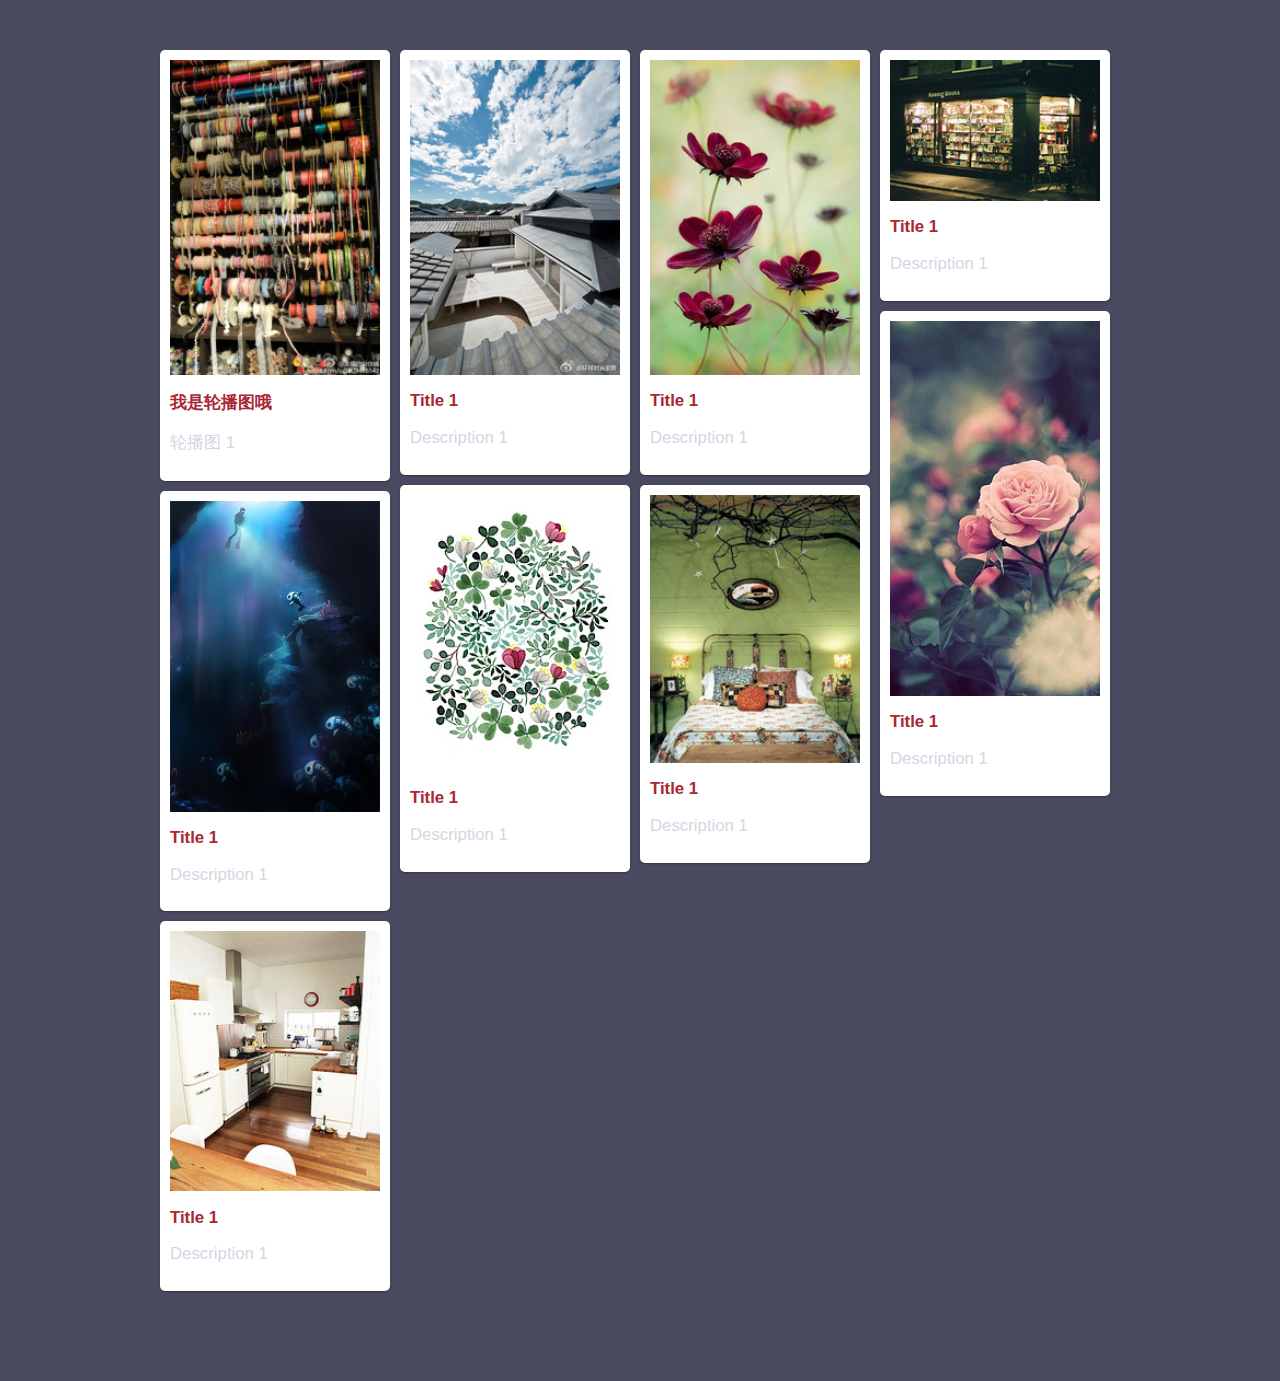
<file: 08-瀑布流插件/index.html>
<!DOCTYPE html>
<html lang="en">

<head>
    <meta charset="UTF-8">
    <meta http-equiv="X-UA-Compatible" content="IE=edge">
    <meta name="viewport" content="width=device-width, initial-scale=1.0">
    <title>Document</title>
    <link rel="stylesheet" href="css/normalize.css">
    <link rel="stylesheet" type="text/css" href="css/default.css">
    <style type="text/css">
        #gallery-wrapper {
            position: relative;
            max-width: 75%;
            width: 75%;
            margin: 50px auto;
        }
        
        img.thumb {
            width: 100%;
            max-width: 100%;
            height: auto;
        }
        
        .white-panel {
            position: absolute;
            background: white;
            border-radius: 5px;
            box-shadow: 0px 1px 2px rgba(0, 0, 0, 0.3);
            padding: 10px;
        }
        
        .white-panel h1 {
            font-size: 1em;
        }
        
        .white-panel h1 a {
            color: #A92733;
        }
        
        .white-panel:hover {
            box-shadow: 1px 1px 10px rgba(0, 0, 0, 0.5);
            margin-top: -5px;
            -webkit-transition: all 0.3s ease-in-out;
            -moz-transition: all 0.3s ease-in-out;
            -o-transition: all 0.3s ease-in-out;
            transition: all 0.3s ease-in-out;
        }
    </style>
</head>

<body>
    <section id="gallery-wrapper">
        <article class="white-panel">
            <img src="images/P_000.jpg" class="thumb">
            <h1><a href="#">我是轮播图哦</a></h1>
            <p>轮播图 1</p>
        </article>
        <article class="white-panel">
            <img src="images/P_001.jpg" class="thumb">
            <h1><a href="#">Title 1</a></h1>
            <p>Description 1</p>
        </article>
        <article class="white-panel">
            <img src="images/P_002.jpg" class="thumb">
            <h1><a href="#">Title 1</a></h1>
            <p>Description 1</p>
        </article>
        <article class="white-panel">
            <img src="images/P_003.jpg" class="thumb">
            <h1><a href="#">Title 1</a></h1>
            <p>Description 1</p>
        </article>
        <article class="white-panel">
            <img src="images/P_004.jpg" class="thumb">
            <h1><a href="#">Title 1</a></h1>
            <p>Description 1</p>
        </article>
        <article class="white-panel">
            <img src="images/P_005.jpg" class="thumb">
            <h1><a href="#">Title 1</a></h1>
            <p>Description 1</p>
        </article>
        <article class="white-panel">
            <img src="images/P_006.jpg" class="thumb">
            <h1><a href="#">Title 1</a></h1>
            <p>Description 1</p>
        </article>
        <article class="white-panel">
            <img src="images/P_007.jpg" class="thumb">
            <h1><a href="#">Title 1</a></h1>
            <p>Description 1</p>
        </article>
        <article class="white-panel">
            <img src="images/P_008.jpg" class="thumb">
            <h1><a href="#">Title 1</a></h1>
            <p>Description 1</p>
        </article>
    </section>
    <script src="js/jquery-1.11.0.min.js"></script>
    <script src="js/pinterest_grid.js"></script>
    <script type="text/javascript">
        $(function() {
            $("#gallery-wrapper").pinterest_grid({
                no_columns: 4,
                padding_x: 10,
                padding_y: 10,
                margin_bottom: 50,
                single_column_breakpoint: 700
            });

        });
    </script>
</body>

</html>
</file>
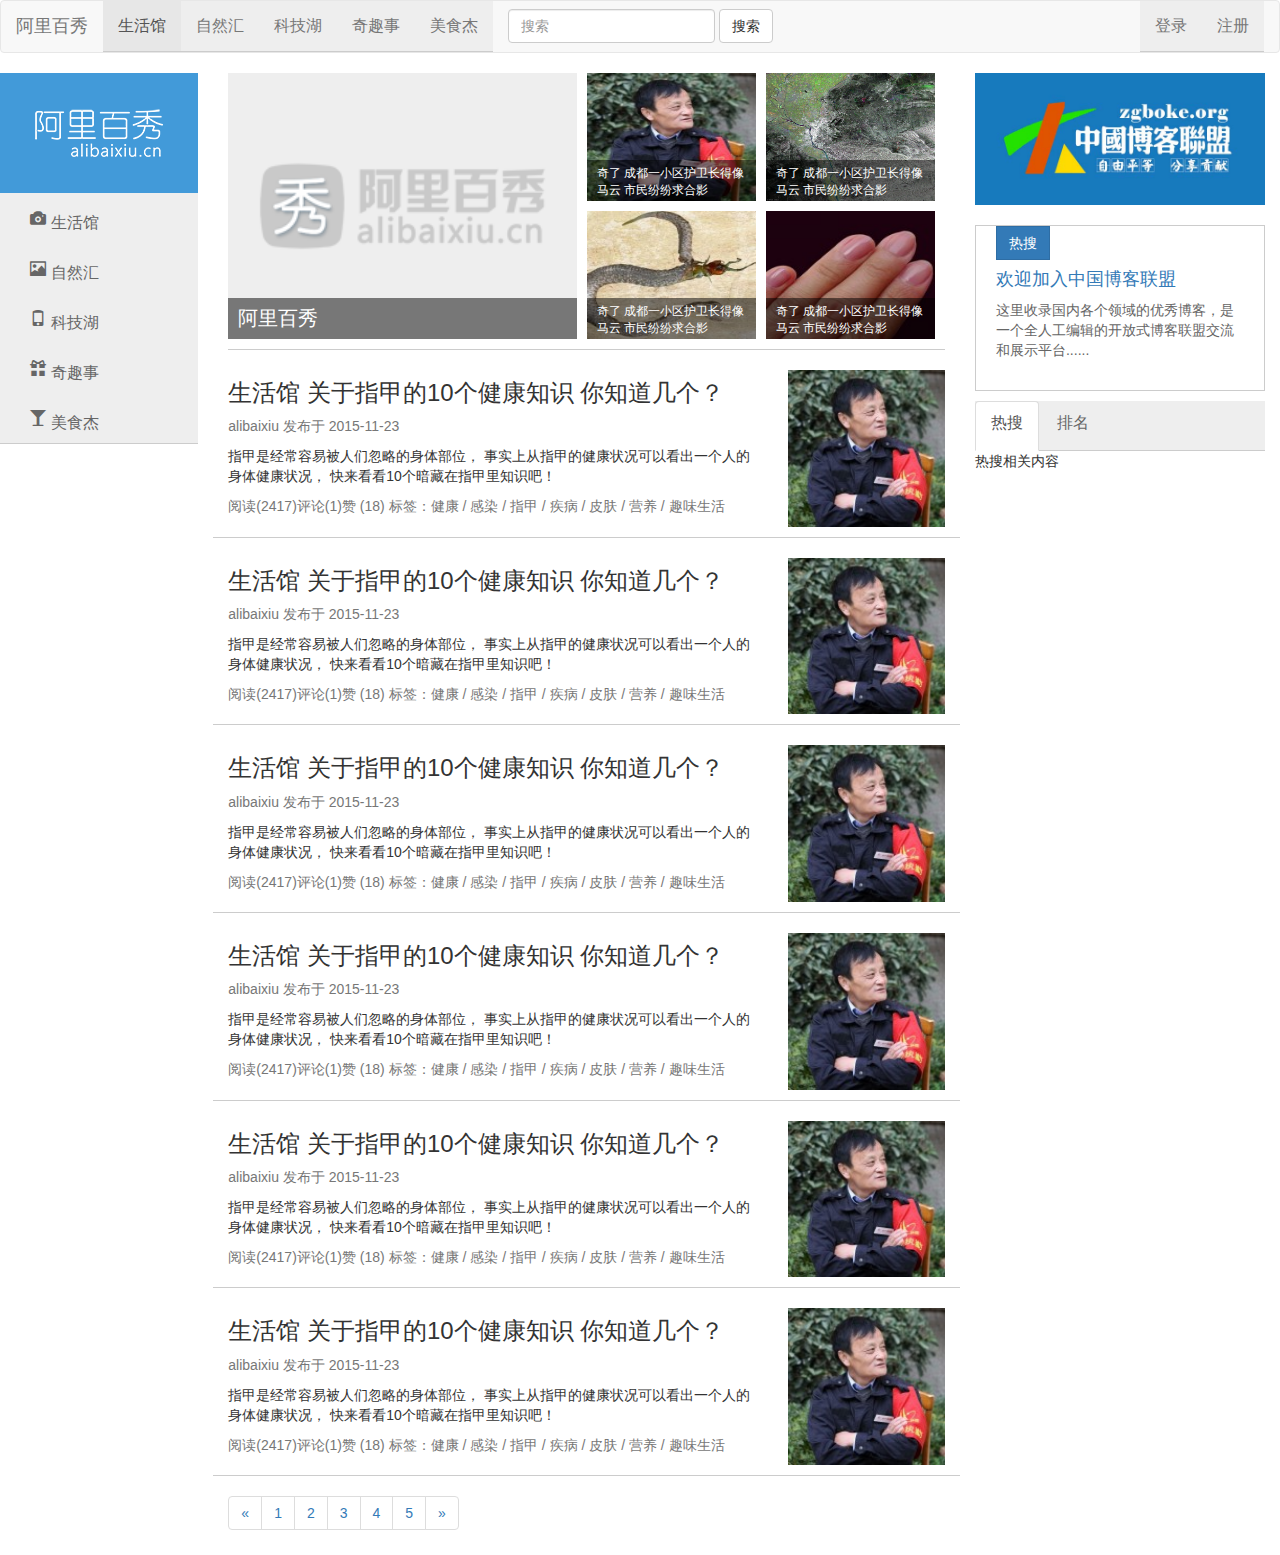
<file: 10-阿里百秀(bootstrap)/index.html>
<!DOCTYPE html>
<html lang="en">

<head>
    <meta charset="UTF-8">
    <meta http-equiv="X-UA-Compatible" content="IE=edge">
    <meta name="viewport" content="width=device-width, initial-scale=1.0">
    <link rel="stylesheet" href="bootstrap/css/bootstrap.min.css">
    <link rel="stylesheet" href="css/index.css">
    <script src="bootstrap/js/jquery.min.js"></script>
    <script src="bootstrap/js/bootstrap.min.js"></script>
    <title>Document</title>
</head>

<body>

    <div class="container">
        <div class="row">
            <nav class="navbar navbar-default">
                <div class="container-fluid">
                    <!-- Brand and toggle get grouped for better mobile display -->
                    <div class="navbar-header">
                        <button type="button" class="navbar-toggle collapsed" data-toggle="collapse" data-target="#bs-example-navbar-collapse-1" aria-expanded="false">
                      <span class="sr-only">Toggle navigation</span>
                      <span class="icon-bar"></span>
                      <span class="icon-bar"></span>
                      <span class="icon-bar"></span>
                    </button>
                        <a class="navbar-brand" href="#">阿里百秀</a>
                    </div>

                    <!-- Collect the nav links, forms, and other content for toggling -->
                    <div class="collapse navbar-collapse" id="bs-example-navbar-collapse-1">
                        <ul class="nav navbar-nav">
                            <li class="active"><a href="#">生活馆 <span class="sr-only">(current)</span></a></li>
                            <li><a href="#">自然汇</a></li>
                            <li><a href="#">科技湖</a></li>
                            <li><a href="#">奇趣事</a></li>
                            <li><a href="#">美食杰</a></li>

                        </ul>
                        <form class="navbar-form navbar-left">
                            <div class="form-group">
                                <input type="text" class="form-control" placeholder="搜索">
                            </div>
                            <button type="submit" class="btn btn-default">搜索</button>
                        </form>
                        <ul class="nav navbar-nav navbar-right">
                            <li><a href="#" data-toggle="modal" data-target=".login">登录</a></li>
                            <li><a href="#">注册</a></li>
                        </ul>
                        <!-- 模态框 -->
                        <div class="modal fade login" tabindex="-1" role="dialog">
                            <div class="modal-dialog" role="document">
                                <div class="modal-content">
                                    <div class="modal-header">
                                        <button type="button" class="close" data-dismiss="modal" aria-label="Close"><span aria-hidden="true">&times;</span></button>
                                        <h4 class="modal-title">登录信息</h4>
                                    </div>
                                    <div class="modal-body">
                                        <form>
                                            <div class="form-group">
                                                <label for="exampleInputEmail1">邮箱名登录</label>
                                                <input type="email" class="form-control" id="exampleInputEmail1" placeholder="Email">
                                            </div>
                                            <div class="form-group">
                                                <label for="exampleInputPassword1">密码</label>
                                                <input type="password" class="form-control" id="exampleInputPassword1" placeholder="Password">
                                            </div>
                                            <div class="checkbox">
                                                <label>
                                                  <input type="checkbox"> 记住用户名
                                                </label>
                                            </div>
                                        </form>
                                    </div>
                                    <div class="modal-footer">
                                        <button type="button" class="btn btn-default" data-dismiss="modal">关闭</button>
                                        <button type="button" class="btn btn-primary">登录</button>
                                    </div>
                                </div>
                                <!-- /.modal-content -->
                            </div>
                            <!-- /.modal-dialog -->
                        </div>
                        <!-- /.modal -->
                    </div>
                    <!-- /.navbar-collapse -->
                </div>
                <!-- /.container-fluid -->
            </nav>
        </div>
        <div class="row">
            <header class="col-md-2 col-sm-12">
                <div class="logo">
                    <a href="#">
                        <img src="images/logo.png" alt="" class="hidden-xs">
                        <span class="visible-xs">阿里百秀</span>
                    </a>
                </div>
                <div class="nav">
                    <ul>
                        <li>
                            <a href="#" class="glyphicon glyphicon-camera">生活馆</a>
                        </li>
                        <li>
                            <a href="#" class="glyphicon glyphicon-picture">自然汇</a>
                        </li>
                        <li>
                            <a href="#" class="glyphicon glyphicon-phone">科技湖</a>
                        </li>
                        <li>
                            <a href="#" class="glyphicon glyphicon-gift">奇趣事</a>
                        </li>
                        <li>
                            <a href="#" class="glyphicon glyphicon-glass">美食杰</a>
                        </li>
                    </ul>
                </div>
            </header>
            <article class="col-md-7">
                <!-- 新闻模块 -->
                <div class="news clearfix">
                    <ul>
                        <li>
                            <a href="#">
                                <img src="upload/lg.png" alt="">
                                <p>阿里百秀</p>
                            </a>
                        </li>
                        <li>
                            <a href="#">
                                <img src="upload/1.jpg" alt="">
                                <p>奇了 成都一小区护卫长得像马云 市民纷纷求合影</p>
                            </a>
                        </li>
                        <li>
                            <a href="#">
                                <img src="upload/2.jpg" alt="">
                                <p>奇了 成都一小区护卫长得像马云 市民纷纷求合影</p>
                            </a>
                        </li>
                        <li>
                            <a href="#">
                                <img src="upload/3.jpg" alt="">
                                <p>奇了 成都一小区护卫长得像马云 市民纷纷求合影</p>
                            </a>
                        </li>
                        <li>
                            <a href="#">
                                <img src="upload/4.jpg" alt="">
                                <p>奇了 成都一小区护卫长得像马云 市民纷纷求合影</p>
                            </a>
                        </li>
                    </ul>
                    <!-- <div class="col-md-6">
                        <img src="upload/lg.jpg" alt="">
                    </div>
                    <div class="col-md-3">
                        <img src="upload/2.jpg" alt="">
                    </div>
                    <div class="col-md-3"></div> -->
                </div>
                <!-- 发表 -->
                <div class="publish">
                    <div class="row">
                        <div class="col-sm-9">
                            <h3>生活馆 关于指甲的10个健康知识 你知道几个？</h3>
                            <p class="text-muted hidden-xs">alibaixiu 发布于 2015-11-23</p>
                            <p class="hidden-xs">指甲是经常容易被人们忽略的身体部位， 事实上从指甲的健康状况可以看出一个人的身体健康状况， 快来看看10个暗藏在指甲里知识吧！</p>
                            <p class="text-muted">阅读(2417)评论(1)赞 (18) <span class="hidden-xs">标签：健康 / 感染 / 指甲 / 疾病 / 皮肤 / 营养 / 趣味生活</span></p>
                        </div>
                        <div class="col-sm-3 pic hidden-xs">
                            <img src="upload/1.jpg" alt="">
                        </div>
                    </div>
                    <div class="row">
                        <div class="col-sm-9">
                            <h3>生活馆 关于指甲的10个健康知识 你知道几个？</h3>
                            <p class="text-muted hidden-xs">alibaixiu 发布于 2015-11-23</p>
                            <p class="hidden-xs">指甲是经常容易被人们忽略的身体部位， 事实上从指甲的健康状况可以看出一个人的身体健康状况， 快来看看10个暗藏在指甲里知识吧！</p>
                            <p class="text-muted">阅读(2417)评论(1)赞 (18) <span class="hidden-xs">标签：健康 / 感染 / 指甲 / 疾病 / 皮肤 / 营养 / 趣味生活</span></p>
                        </div>
                        <div class="col-sm-3 pic hidden-xs">
                            <img src="upload/1.jpg" alt="">
                        </div>
                    </div>
                    <div class="row">
                        <div class="col-sm-9">
                            <h3>生活馆 关于指甲的10个健康知识 你知道几个？</h3>
                            <p class="text-muted hidden-xs">alibaixiu 发布于 2015-11-23</p>
                            <p class="hidden-xs">指甲是经常容易被人们忽略的身体部位， 事实上从指甲的健康状况可以看出一个人的身体健康状况， 快来看看10个暗藏在指甲里知识吧！</p>
                            <p class="text-muted">阅读(2417)评论(1)赞 (18) <span class="hidden-xs">标签：健康 / 感染 / 指甲 / 疾病 / 皮肤 / 营养 / 趣味生活</span></p>
                        </div>
                        <div class="col-sm-3 pic hidden-xs">
                            <img src="upload/1.jpg" alt="">
                        </div>
                    </div>
                    <div class="row">
                        <div class="col-sm-9">
                            <h3>生活馆 关于指甲的10个健康知识 你知道几个？</h3>
                            <p class="text-muted hidden-xs">alibaixiu 发布于 2015-11-23</p>
                            <p class="hidden-xs">指甲是经常容易被人们忽略的身体部位， 事实上从指甲的健康状况可以看出一个人的身体健康状况， 快来看看10个暗藏在指甲里知识吧！</p>
                            <p class="text-muted">阅读(2417)评论(1)赞 (18) <span class="hidden-xs">标签：健康 / 感染 / 指甲 / 疾病 / 皮肤 / 营养 / 趣味生活</span></p>
                        </div>
                        <div class="col-sm-3 pic hidden-xs">
                            <img src="upload/1.jpg" alt="">
                        </div>
                    </div>
                    <div class="row">
                        <div class="col-sm-9">
                            <h3>生活馆 关于指甲的10个健康知识 你知道几个？</h3>
                            <p class="text-muted hidden-xs">alibaixiu 发布于 2015-11-23</p>
                            <p class="hidden-xs">指甲是经常容易被人们忽略的身体部位， 事实上从指甲的健康状况可以看出一个人的身体健康状况， 快来看看10个暗藏在指甲里知识吧！</p>
                            <p class="text-muted">阅读(2417)评论(1)赞 (18) <span class="hidden-xs">标签：健康 / 感染 / 指甲 / 疾病 / 皮肤 / 营养 / 趣味生活</span></p>
                        </div>
                        <div class="col-sm-3 pic hidden-xs">
                            <img src="upload/1.jpg" alt="">
                        </div>
                    </div>
                    <div class="row">
                        <div class="col-sm-9">
                            <h3>生活馆 关于指甲的10个健康知识 你知道几个？</h3>
                            <p class="text-muted hidden-xs">alibaixiu 发布于 2015-11-23</p>
                            <p class="hidden-xs">指甲是经常容易被人们忽略的身体部位， 事实上从指甲的健康状况可以看出一个人的身体健康状况， 快来看看10个暗藏在指甲里知识吧！</p>
                            <p class="text-muted">阅读(2417)评论(1)赞 (18) <span class="hidden-xs">标签：健康 / 感染 / 指甲 / 疾病 / 皮肤 / 营养 / 趣味生活</span></p>
                        </div>
                        <div class="col-sm-3 pic hidden-xs">
                            <img src="upload/1.jpg" alt="">
                        </div>
                    </div>
                </div>

                <nav aria-label="Page navigation">
                    <ul class="pagination">
                        <li>
                            <a href="#" aria-label="Previous">
                                <span aria-hidden="true">&laquo;</span>
                            </a>
                        </li>
                        <li><a href="#">1</a></li>
                        <li><a href="#">2</a></li>
                        <li><a href="#">3</a></li>
                        <li><a href="#">4</a></li>
                        <li><a href="#">5</a></li>
                        <li>
                            <a href="#" aria-label="Next">
                                <span aria-hidden="true">&raquo;</span>
                            </a>
                        </li>
                    </ul>
                </nav>
            </article>
            <aside class="col-md-3">
                <a href="#" class="banner">
                    <img src="upload/zgboke.jpg" alt="">
                </a>
                <a href="#" class="hot">
                    <span class="btn btn-primary">热搜</span>
                    <h4 class="text-primary">欢迎加入中国博客联盟</h4>
                    <p>这里收录国内各个领域的优秀博客，是一个全人工编辑的开放式博客联盟交流和展示平台......</p>
                </a>
                <div style="margin-top: 10px ;">
                    <!-- Nav tabs -->
                    <ul class="nav nav-tabs" role="tablist">
                        <li role="presentation" class="active"><a href="#home" aria-controls="home" role="tab" data-toggle="tab">热搜</a></li>
                        <li role="presentation"><a href="#profile" aria-controls="profile" role="tab" data-toggle="tab">排名</a></li>
                    </ul>

                    <!-- Tab panes -->
                    <div class="tab-content">
                        <div role="tabpanel" class="tab-pane active" id="home">热搜相关内容</div>
                        <div role="tabpanel" class="tab-pane" id="profile">排名相关内容</div>
                    </div>

                </div>
            </aside>
        </div>
    </div>
</body>

</html>
</file>
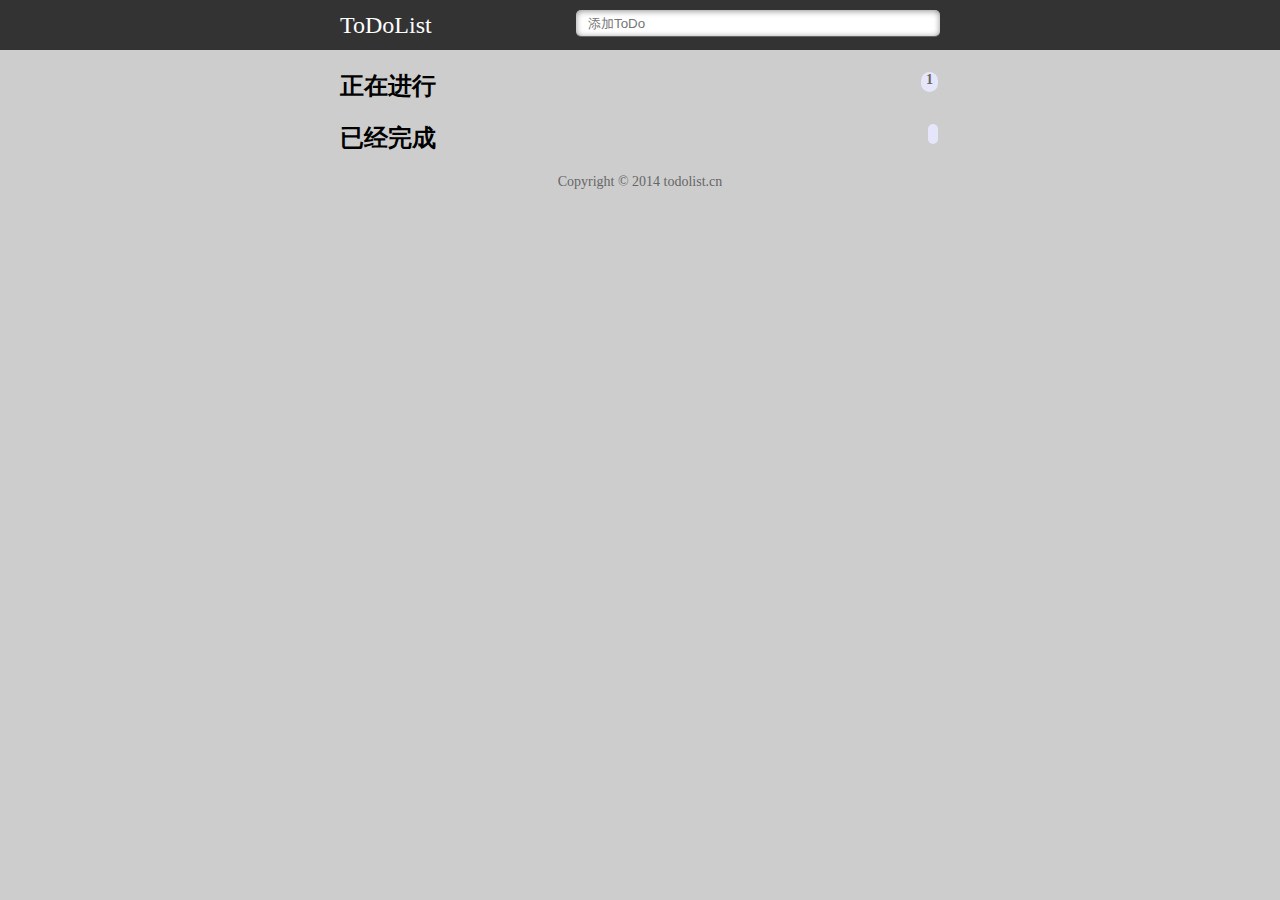
<file: 11-ToDoList/index.html>
<!DOCTYPE html>
<html lang="en">

<head>
    <meta charset="UTF-8">
    <meta http-equiv="X-UA-Compatible" content="IE=edge">
    <meta name="viewport" content="width=device-width, initial-scale=1.0">
    <title>ToDoList</title>
    <link rel="stylesheet" href="css/index.css">
    <script src="../jquery.min.js"></script>
    <script src="js/index.js"></script>
</head>

<body>
    <header>
        <section>
            <label for="title">ToDoList</label>
            <input type="text" id="title" name="title" placeholder="添加ToDo" required autocomplete="off">
        </section>
    </header>
    <section>
        <h2>正在进行 <span id="todocount">1</span></h2>
        <ol id="todolist" class="demo-box">
        </ol>
        <h2>已经完成 <span id="donecount"></span></h2>
        <ul id="donelist">
        </ul>
    </section>
    <footer>Copyright © 2014 todolist.cn</footer>
</body>

</html>
</file>
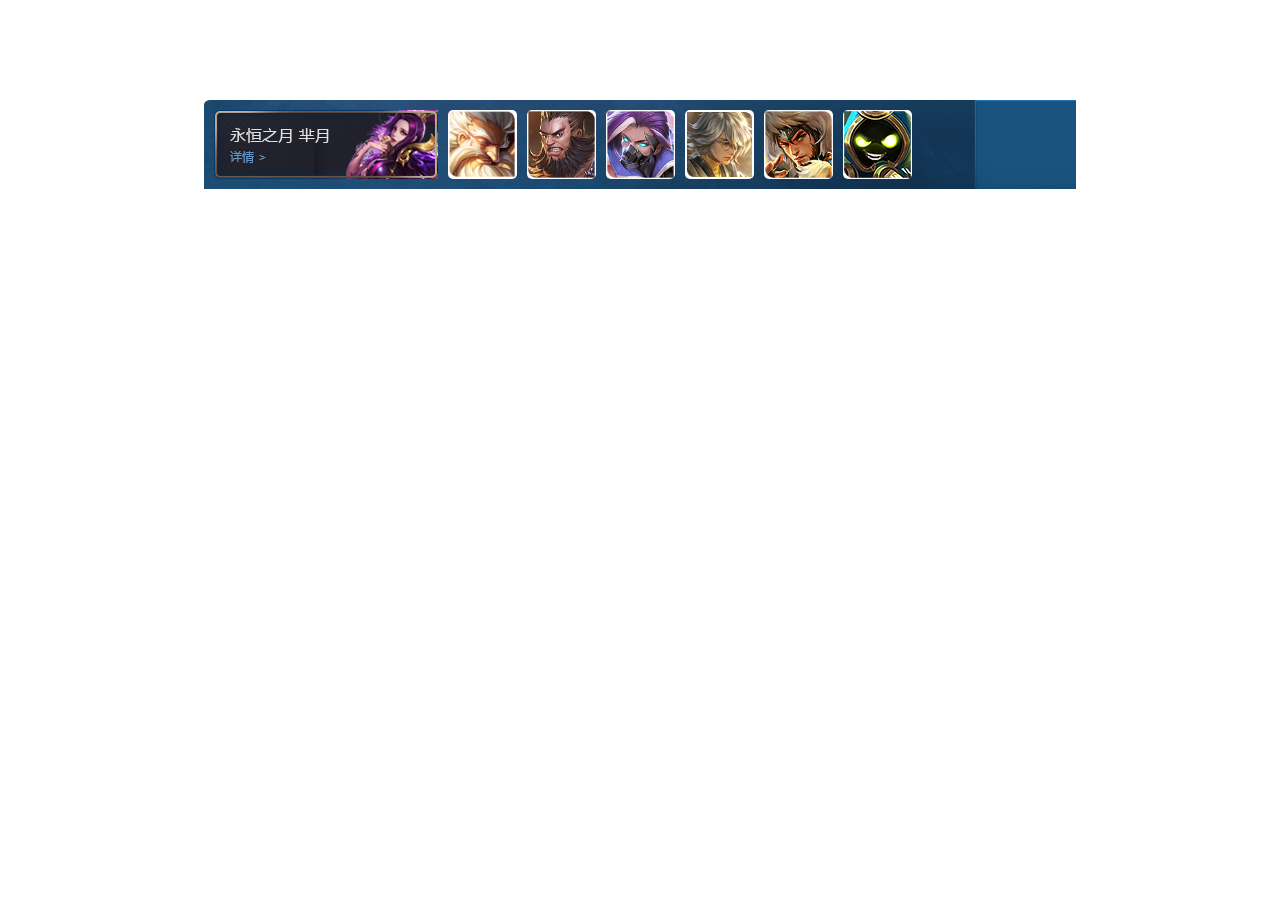
<file: 手风琴案例/index.html>
<!DOCTYPE html>
<html lang="en">

<head>
    <meta charset="UTF-8">
    <meta http-equiv="X-UA-Compatible" content="IE=edge">
    <meta name="viewport" content="width=device-width, initial-scale=1.0">
    <title>Document</title>
    <style>
        * {
            margin: 0;
            padding: 0;
        }
        
        img {
            display: block;
        }
        
        ul {
            list-style: none;
        }
        
        .king {
            width: 852px;
            margin: 100px auto;
            background: url(images/bg.png) no-repeat;
            padding: 10px;
            overflow: hidden;
        }
        /* .king ul {
            overflow: hidden;
        } */
        
        .king li {
            position: relative;
            float: left;
            width: 69px;
            height: 69px;
            margin-right: 10px;
        }
        
        .king li.current {
            width: 224px;
        }
        
        .king li.current .big {
            display: block;
        }
        
        .king li.current .small {
            display: none;
        }
        
        .small {
            position: absolute;
            left: 0;
            top: 0;
            width: 69px;
            height: 69px;
            border-radius: 5px;
        }
        
        .big {
            width: 224px;
            display: none;
        }
    </style>
</head>

<body>
    <script src="../jquery.min.js"></script>
    <script>
        $(function() {
            $(".king li").mouseenter(function() {
                $(this).stop().animate({
                    width: 224
                }).find(".small").stop().fadeOut().siblings(".big").stop().fadeIn();

                $(this).siblings().stop().animate({
                    width: 69
                }).find(".small").stop().fadeIn().siblings(".big").stop().fadeOut();
            })
        })
    </script>

    <div class="king">
        <ul>
            <li class="current">
                <a href="#">
                    <img src="images/m1.jpg" alt="" class="small">
                    <img src="images/m.png" alt="" class="big">
                </a>
            </li>
            <li>
                <a href="#">
                    <img src="images/l1.jpg" alt="" class="small">
                    <img src="images/l.png" alt="" class="big">
                </a>
            </li>
            <li>
                <a href="#">
                    <img src="images/c1.jpg" alt="" class="small">
                    <img src="images/c.png" alt="" class="big">
                </a>
            </li>
            <li>
                <a href="#">
                    <img src="images/w1.jpg" alt="" class="small">
                    <img src="images/w.png" alt="" class="big">
                </a>
            </li>
            <li>
                <a href="#">
                    <img src="images/z1.jpg" alt="" class="small">
                    <img src="images/z.png" alt="" class="big">
                </a>
            </li>
            <li>
                <a href="#">
                    <img src="images/h1.jpg" alt="" class="small">
                    <img src="images/h.png" alt="" class="big">
                </a>
            </li>
            <li>
                <a href="#">
                    <img src="images/t1.jpg" alt="" class="small">
                    <img src="images/t.png" alt="" class="big">
                </a>
            </li>
        </ul>
    </div>

</body>

</html>
</file>
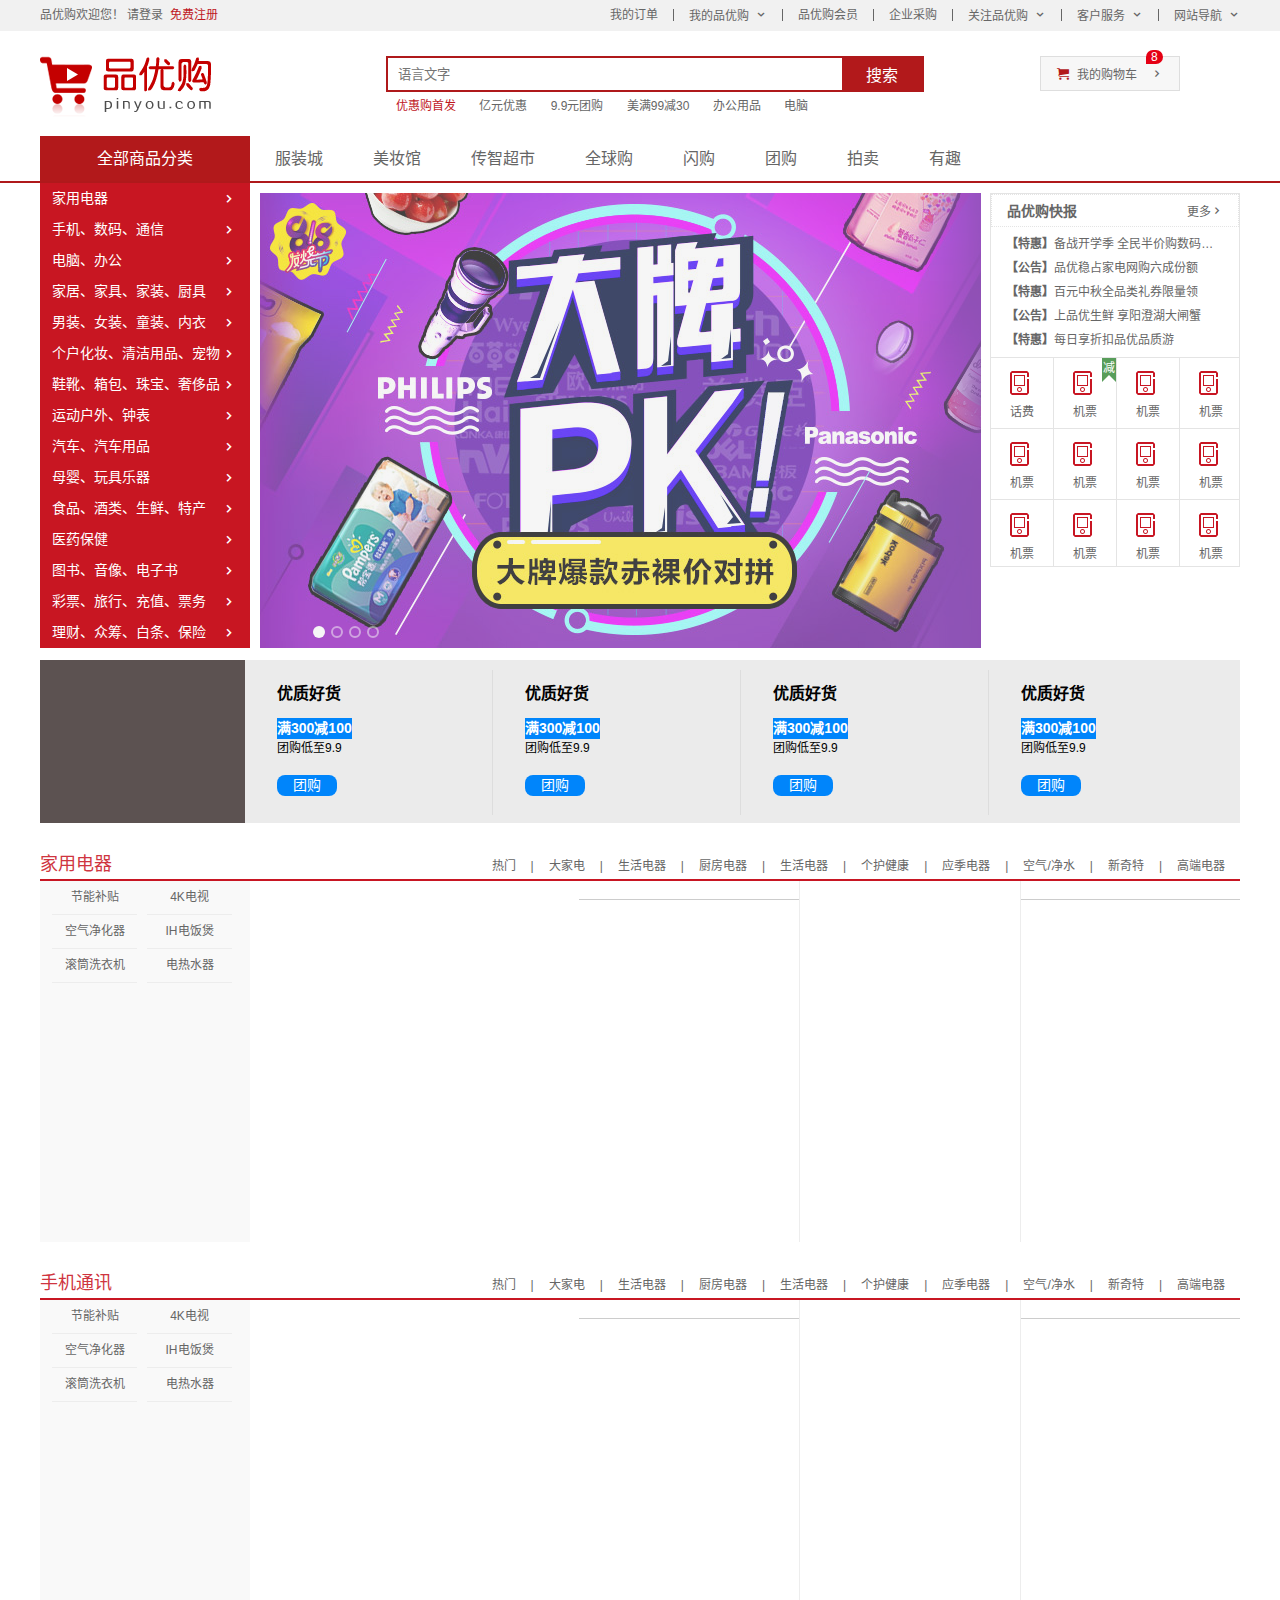
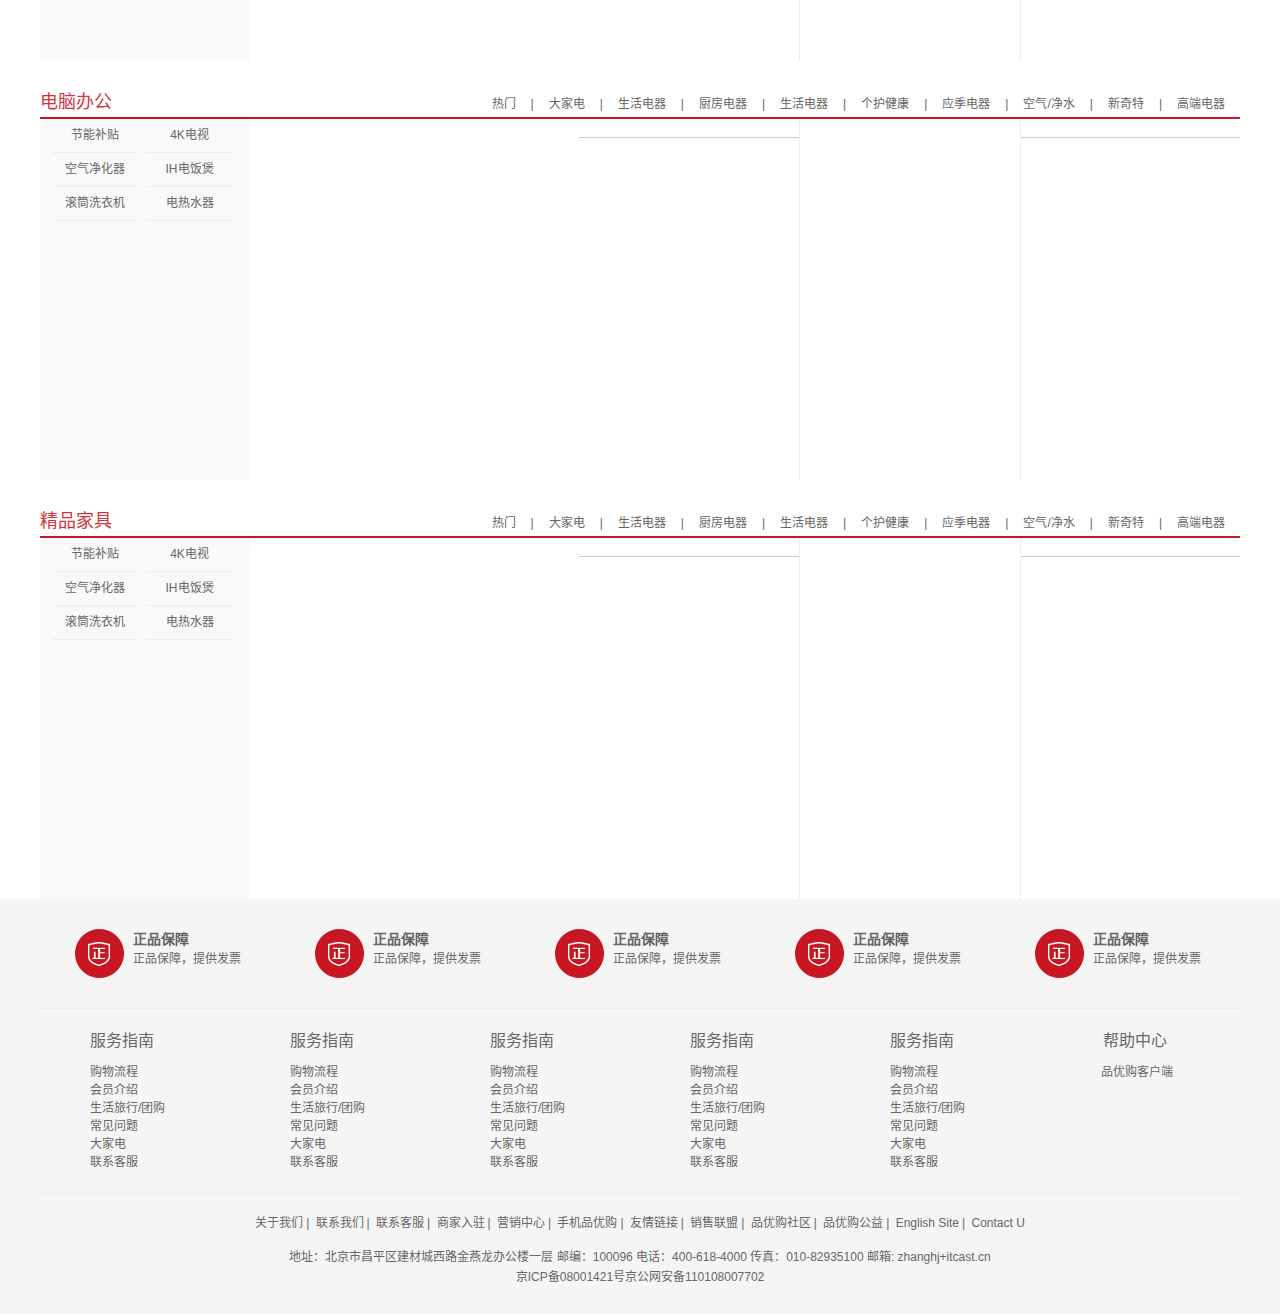
<file: 09-图片懒加载/shoping/index.html>
<!DOCTYPE html>
<html lang="zh-CN">

<head>
    <meta charset="UTF-8">
    <meta http-equiv="X-UA-Compatible" content="IE=edge">
    <meta name="viewport" content="width=device-width, initial-scale=1.0">
    <title>品优购商城-综合网购首选-正品低价、品质保障、配送及时、轻松购物！</title>
    <!-- 网站说明 -->
    <meta name="description" content="品优购商城-专业的综合网上购物商城,销售家电、数码通讯、电脑、家居百货、服装服饰、母婴、图书、食品等数万个品牌优质商品.便捷、诚信的服务，为您提供愉悦的网上购物体验!" />
    <!-- 关键字 -->
    <meta name="keywords" content="网上购物,网上商城,手机,笔记本,电脑,MP3,CD,VCD,DV,相机,数码,配件,手表,存储卡,京东" />

    <link rel="stylesheet" href="css/base.css">
    <link rel="stylesheet" href="css/common.css">
    <link rel="stylesheet" href="css/index.css">
    <link rel="shortcut icon" href="favicon.ico" type="image/x-icon">

    <script src="../../jquery.min.js"></script>
    <script src="js/animate.js"></script>
    <script src="js/index.js"></script>
</head>

<body>
    <!-- 快捷导航模块  start-->
    <section class="shortcut">
        <div class="w">
            <div class="fl">
                <ul>
                    <li>品优购欢迎您！&nbsp;</li>
                    <li>
                        <a href="#">请登录</a>&nbsp;
                        <a href="register.html" class="style_red">免费注册</a>
                    </li>
                </ul>
            </div>
            <div class="fr">
                <ul>
                    <li>我的订单</li>
                    <li></li>
                    <li class="arrow-icon">我的品优购</li>
                    <li></li>
                    <li>品优购会员</li>
                    <li></li>
                    <li>企业采购</li>
                    <li></li>
                    <li class="arrow-icon">关注品优购</li>
                    <li></li>
                    <li class="arrow-icon">客户服务</li>
                    <li></li>
                    <li class="arrow-icon">网站导航</li>
                </ul>
            </div>
        </div>
    </section>
    <!-- 快捷导航模块 end -->

    <!-- header头部模块 start-->
    <header class="header w">
        <!-- logo模块 -->
        <div class="logo">
            <h1>
                <a href="index.html" title="品优购商城">品优购商城</a>
            </h1>
        </div>
        <!-- search搜索模块 -->
        <div class="search">
            <input type="search" placeholder="语言文字" name="" id="">
            <button>搜索</button>
        </div>
        <div class="hotwords">
            <a href="#" class="style_red">优惠购首发</a>
            <a href="#">亿元优惠</a>
            <a href="#">9.9元团购</a>
            <a href="#">美满99减30</a>
            <a href="#">办公用品</a>
            <a href="#">电脑</a>
        </div>
        <!-- 购物车模块 -->
        <div class="shopcar">
            我的购物车
            <i class="count">8</i>
        </div>

    </header>
    <!-- header头部模块 end-->

    <!-- nav模块 start -->
    <div class="nav">
        <div class="w">
            <div class="dropdown">
                <div class="dt">全部商品分类</div>
                <div class="dd">
                    <ul>
                        <li><a href="#">家用电器</a></li>
                        <li><a href="list.html">手机、数码、通信</a></li>
                        <li><a href="#">电脑、办公</a></li>
                        <li><a href="#">家居、家具、家装、厨具</a></li>
                        <li><a href="#">男装、女装、童装、内衣</a></li>
                        <li><a href="#">个户化妆、清洁用品、宠物</a></li>
                        <li><a href="#">鞋靴、箱包、珠宝、奢侈品</a></li>
                        <li><a href="#">运动户外、钟表</a></li>
                        <li><a href="#">汽车、汽车用品</a></li>
                        <li><a href="#">母婴、玩具乐器</a></li>
                        <li><a href="#">食品、酒类、生鲜、特产</a></li>
                        <li><a href="#">医药保健</a></li>
                        <li><a href="#">图书、音像、电子书</a></li>
                        <li><a href="#">彩票、旅行、充值、票务</a></li>
                        <li><a href="#">理财、众筹、白条、保险</a></li>
                    </ul>
                </div>
            </div>
            <div class="navitems">
                <ul>
                    <li><a href="#">服装城</a></li>
                    <li><a href="#">美妆馆</a></li>
                    <li><a href="#">传智超市</a></li>
                    <li><a href="#">全球购</a></li>
                    <li><a href="#">闪购</a></li>
                    <li><a href="#">团购</a></li>
                    <li><a href="#">拍卖</a></li>
                    <li><a href="#">有趣</a></li>
                </ul>
            </div>
        </div>
    </div>
    <!-- nav模块 end -->

    <!-- main主体模块 start -->
    <div class="w">
        <div class="main">
            <!-- 核心的滚动区域 -->
            <div class="focus">
                <a href="javascript:;" class="arrow-l"></a>
                <a href="javascript:;" class="arrow-r"></a>
                <ul>
                    <li>
                        <a href="#">
                            <img data-lazy-src="upload/focus1.png" alt="">
                        </a>
                    </li>
                    <li>
                        <a href="#">
                            <img data-lazy-src="upload/focus2.jpg" alt="">
                        </a>
                    </li>
                    <li>
                        <a href="#">
                            <img data-lazy-src="upload/focus3.jpg" alt="">
                        </a>
                    </li>
                    <li>
                        <a href="#">
                            <img data-lazy-src="upload/focus4.jpg" alt="">
                        </a>
                    </li>
                </ul>

                <!-- js动态生成小圆圈 -->
                <ol class="circle">
                </ol>
            </div>
            <div class="newsflash">
                <div class="news">
                    <div class="news-hd">
                        <h5>品优购快报</h5>
                        <a href="#" class="more">更多</a>
                    </div>
                    <div class="news-bd">
                        <ul>
                            <li><a href="#"><strong>【特惠】</strong>备战开学季 全民半价购数码测试测试测试</a></li>
                            <li><a href="#"><strong>【公告】</strong>品优稳占家电网购六成份额</a></li>
                            <li><a href="#"><strong>【特惠】</strong>百元中秋全品类礼券限量领</a></li>
                            <li><a href="#"><strong>【公告】</strong>上品优生鲜 享阳澄湖大闸蟹</a></li>
                            <li><a href="#"><strong>【特惠】</strong>每日享折扣品优品质游</a></li>
                        </ul>
                    </div>
                </div>
                <div class="lifeservice">
                    <ul>
                        <li>
                            <a href="#">
                                <i></i>
                                <p>话费</p>
                            </a>
                        </li>
                        <li>
                            <a href="#">
                                <i></i>
                                <p>机票</p>
                            </a>
                            <span class="hot">
                                <i>减</i>
                            </span>
                        </li>
                        <li>
                            <a href="#">
                                <i></i>
                                <p>机票</p>
                            </a>
                        </li>
                        <li>
                            <a href="#">
                                <i></i>
                                <p>机票</p>
                            </a>
                        </li>
                        <li>
                            <a href="#">
                                <i></i>
                                <p>机票</p>
                            </a>
                        </li>
                        <li>
                            <a href="#">
                                <i></i>
                                <p>机票</p>
                            </a>
                        </li>
                        <li>
                            <a href="#">
                                <i></i>
                                <p>机票</p>
                            </a>
                        </li>
                        <li>
                            <a href="#">
                                <i></i>
                                <p>机票</p>
                            </a>
                        </li>
                        <li>
                            <a href="#">
                                <i></i>
                                <p>机票</p>
                            </a>
                        </li>
                        <li>
                            <a href="#">
                                <i></i>
                                <p>机票</p>
                            </a>
                        </li>
                        <li>
                            <a href="#">
                                <i></i>
                                <p>机票</p>
                            </a>
                        </li>
                        <li>
                            <a href="#">
                                <i></i>
                                <p>机票</p>
                            </a>
                        </li>
                    </ul>
                </div>
                <div class="bargin">
                    <img data-lazy-src="upload/bargain.png" alt="">
                </div>
            </div>

        </div>
    </div>
    <!-- main主体模块 end -->

    <!-- 推荐模块 start -->
    <div class="w recom">
        <div class="recom_hd">
            <img data-lazy-src="images/recom.png" alt="">
        </div>
        <div class="recom_bd">
            <ul>
                <li>
                    <a href="#">
                        <div class="txt">
                            <h5>优质好货</h5>
                            <p>满300减100</p>
                            <p>团购低至9.9</p>
                            <p>团购</p>
                        </div>
                        <div class="img">
                            <img data-lazy-src="upload/recom_1.png" alt="">
                        </div>
                    </a>
                </li>
                <li>
                    <a href="#">
                        <div class="txt">
                            <h5>优质好货</h5>
                            <p>满300减100</p>
                            <p>团购低至9.9</p>
                            <p>团购</p>
                        </div>
                        <div class="img">
                            <img data-lazy-src="upload/recom_1.png" alt="">
                        </div>
                    </a>
                </li>
                <li>
                    <a href="#">
                        <div class="txt">
                            <h5>优质好货</h5>
                            <p>满300减100</p>
                            <p>团购低至9.9</p>
                            <p>团购</p>
                        </div>
                        <div class="img">
                            <img data-lazy-src="upload/recom_1.png" alt="">
                        </div>
                    </a>
                </li>
                <li>
                    <a href="#">
                        <div class="txt">
                            <h5>优质好货</h5>
                            <p>满300减100</p>
                            <p>团购低至9.9</p>
                            <p>团购</p>
                        </div>
                        <div class="img">
                            <img data-lazy-src="upload/recom_1.png" alt="">
                        </div>
                    </a>
                </li>
            </ul>
        </div>
    </div>
    <!-- 推荐模块 end -->

    <!-- 楼层区floor制作 start -->
    <div class="floor">
        <!-- 1楼家用电器层 -->
        <div class="w jiadian">
            <div class="box_hd">
                <h3>家用电器</h3>
                <div class="tab_list">
                    <ul>
                        <li><a href="#">热门</a>|</li>
                        <li><a href="#">大家电</a>|</li>
                        <li><a href="#">生活电器</a>|</li>
                        <li><a href="#">厨房电器</a>|</li>
                        <li><a href="#">生活电器</a>|</li>
                        <li><a href="#">个护健康</a>|</li>
                        <li><a href="#">应季电器</a>|</li>
                        <li><a href="#">空气/净水</a>|</li>
                        <li><a href="#">新奇特</a>|</li>
                        <li><a href="#">高端电器</a></li>
                    </ul>
                </div>
            </div>
            <div class="box_bd">
                <div class="tab_content">
                    <div class="tab_list_item">
                        <div class="col_210">
                            <ul>
                                <li><a href="#">节能补贴</a></li>
                                <li><a href="#">4K电视</a></li>
                                <li><a href="#">空气净化器</a></li>
                                <li><a href="#">IH电饭煲</a></li>
                                <li><a href="#">滚筒洗衣机</a></li>
                                <li><a href="#">电热水器</a></li>
                            </ul>
                            <a href="#"><img data-lazy-src="upload/floor-1-1.png" alt=""></a>
                        </div>
                        <div class="col_329">
                            <a href="#"><img data-lazy-src="upload/floor-1-b01.png" alt=""></a>

                        </div>
                        <div class="col_221">
                            <a href="#" class="bb"><img data-lazy-src="upload/floor-1-2.png" alt=""></a>
                            <a href="#"><img data-lazy-src="upload/floor-1-3.png" alt=""></a>
                        </div>
                        <div class="col_221">
                            <a href="#"><img data-lazy-src="upload/floor-1-4.png" alt=""></a>
                        </div>
                        <div class="col_219">
                            <a href="#" class="bb"> <img data-lazy-src="upload/floor-1-5.png" alt=""></a>
                            <a href="#"><img data-lazy-src="upload/floor-1-6.png" alt=""></a>
                        </div>
                    </div>
                </div>
            </div>
        </div>
        <!-- 2楼手机楼层 -->
        <div class="w shouji">
            <div class="box_hd">
                <h3>手机通讯</h3>
                <div class="tab_list">
                    <ul>
                        <li><a href="#">热门</a>|</li>
                        <li><a href="#">大家电</a>|</li>
                        <li><a href="#">生活电器</a>|</li>
                        <li><a href="#">厨房电器</a>|</li>
                        <li><a href="#">生活电器</a>|</li>
                        <li><a href="#">个护健康</a>|</li>
                        <li><a href="#">应季电器</a>|</li>
                        <li><a href="#">空气/净水</a>|</li>
                        <li><a href="#">新奇特</a>|</li>
                        <li><a href="#">高端电器</a></li>
                    </ul>
                </div>
            </div>
            <div class="box_bd">
                <div class="tab_content">
                    <div class="tab_list_item">
                        <div class="col_210">
                            <ul>
                                <li><a href="#">节能补贴</a></li>
                                <li><a href="#">4K电视</a></li>
                                <li><a href="#">空气净化器</a></li>
                                <li><a href="#">IH电饭煲</a></li>
                                <li><a href="#">滚筒洗衣机</a></li>
                                <li><a href="#">电热水器</a></li>
                            </ul>
                            <a href="#"><img data-lazy-src="upload/floor-1-1.png" alt=""></a>
                        </div>
                        <div class="col_329">
                            <a href="#"><img data-lazy-src="upload/floor-1-b01.png" alt=""></a>

                        </div>
                        <div class="col_221">
                            <a href="#" class="bb"><img data-lazy-src="upload/floor-1-2.png" alt=""></a>
                            <a href="#"><img data-lazy-src="upload/floor-1-3.png" alt=""></a>
                        </div>
                        <div class="col_221">
                            <a href="#"><img data-lazy-src="upload/floor-1-4.png" alt=""></a>
                        </div>
                        <div class="col_219">
                            <a href="#" class="bb"> <img data-lazy-src="upload/floor-1-5.png" alt=""></a>
                            <a href="#"><img data-lazy-src="upload/floor-1-6.png" alt=""></a>
                        </div>
                    </div>
                </div>
            </div>
        </div>
        <!-- 3楼电脑办公 -->
        <div class="w shouji">
            <div class="box_hd">
                <h3>电脑办公</h3>
                <div class="tab_list">
                    <ul>
                        <li><a href="#">热门</a>|</li>
                        <li><a href="#">大家电</a>|</li>
                        <li><a href="#">生活电器</a>|</li>
                        <li><a href="#">厨房电器</a>|</li>
                        <li><a href="#">生活电器</a>|</li>
                        <li><a href="#">个护健康</a>|</li>
                        <li><a href="#">应季电器</a>|</li>
                        <li><a href="#">空气/净水</a>|</li>
                        <li><a href="#">新奇特</a>|</li>
                        <li><a href="#">高端电器</a></li>
                    </ul>
                </div>
            </div>
            <div class="box_bd">
                <div class="tab_content">
                    <div class="tab_list_item">
                        <div class="col_210">
                            <ul>
                                <li><a href="#">节能补贴</a></li>
                                <li><a href="#">4K电视</a></li>
                                <li><a href="#">空气净化器</a></li>
                                <li><a href="#">IH电饭煲</a></li>
                                <li><a href="#">滚筒洗衣机</a></li>
                                <li><a href="#">电热水器</a></li>
                            </ul>
                            <a href="#"><img data-lazy-src="upload/floor-1-1.png" alt=""></a>
                        </div>
                        <div class="col_329">
                            <a href="#"><img data-lazy-src="upload/floor-1-b01.png" alt=""></a>

                        </div>
                        <div class="col_221">
                            <a href="#" class="bb"><img data-lazy-src="upload/floor-1-2.png" alt=""></a>
                            <a href="#"><img data-lazy-src="upload/floor-1-3.png" alt=""></a>
                        </div>
                        <div class="col_221">
                            <a href="#"><img data-lazy-src="upload/floor-1-4.png" alt=""></a>
                        </div>
                        <div class="col_219">
                            <a href="#" class="bb"> <img data-lazy-src="upload/floor-1-5.png" alt=""></a>
                            <a href="#"><img data-lazy-src="upload/floor-1-6.png" alt=""></a>
                        </div>
                    </div>
                </div>
            </div>
        </div>
        <!-- 4楼精品家具 -->
        <div class="w shouji">
            <div class="box_hd">
                <h3>精品家具</h3>
                <div class="tab_list">
                    <ul>
                        <li><a href="#">热门</a>|</li>
                        <li><a href="#">大家电</a>|</li>
                        <li><a href="#">生活电器</a>|</li>
                        <li><a href="#">厨房电器</a>|</li>
                        <li><a href="#">生活电器</a>|</li>
                        <li><a href="#">个护健康</a>|</li>
                        <li><a href="#">应季电器</a>|</li>
                        <li><a href="#">空气/净水</a>|</li>
                        <li><a href="#">新奇特</a>|</li>
                        <li><a href="#">高端电器</a></li>
                    </ul>
                </div>
            </div>
            <div class="box_bd">
                <div class="tab_content">
                    <div class="tab_list_item">
                        <div class="col_210">
                            <ul>
                                <li><a href="#">节能补贴</a></li>
                                <li><a href="#">4K电视</a></li>
                                <li><a href="#">空气净化器</a></li>
                                <li><a href="#">IH电饭煲</a></li>
                                <li><a href="#">滚筒洗衣机</a></li>
                                <li><a href="#">电热水器</a></li>
                            </ul>
                            <a href="#"><img data-lazy-src="upload/floor-1-1.png" alt=""></a>
                        </div>
                        <div class="col_329">
                            <a href="#"><img data-lazy-src="upload/floor-1-b01.png" alt=""></a>

                        </div>
                        <div class="col_221">
                            <a href="#" class="bb"><img data-lazy-src="upload/floor-1-2.png" alt=""></a>
                            <a href="#"><img data-lazy-src="upload/floor-1-3.png" alt=""></a>
                        </div>
                        <div class="col_221">
                            <a href="#"><img data-lazy-src="upload/floor-1-4.png" alt=""></a>
                        </div>
                        <div class="col_219">
                            <a href="#" class="bb"> <img data-lazy-src="upload/floor-1-5.png" alt=""></a>
                            <a href="#"><img data-lazy-src="upload/floor-1-6.png" alt=""></a>
                        </div>
                    </div>
                </div>
            </div>
        </div>
    </div>
    <!-- 楼层区floor制作 end -->

    <!-- 固定电梯导航 -->
    <div class="fixedtool">
        <ul>
            <li class="current">家用电器</li>
            <li>手机通讯</li>
            <li>电脑办公</li>
            <li>精品家具</li>
            <!-- <li>家用电器</li> -->
        </ul>
    </div>

    <!-- footer底部模块 start -->
    <footer class="footer">
        <div class="w">
            <div class="mode_service">
                <ul>
                    <li>
                        <h5></h5>
                        <div class="service_txt">
                            <h4>正品保障</h4>
                            <p>正品保障，提供发票</p>
                        </div>
                    </li>
                    <li>
                        <h5></h5>
                        <div class="service_txt">
                            <h4>正品保障</h4>
                            <p>正品保障，提供发票</p>
                        </div>
                    </li>
                    <li>
                        <h5></h5>
                        <div class="service_txt">
                            <h4>正品保障</h4>
                            <p>正品保障，提供发票</p>
                        </div>
                    </li>
                    <li>
                        <h5></h5>
                        <div class="service_txt">
                            <h4>正品保障</h4>
                            <p>正品保障，提供发票</p>
                        </div>
                    </li>
                    <li>
                        <h5></h5>
                        <div class="service_txt">
                            <h4>正品保障</h4>
                            <p>正品保障，提供发票</p>
                        </div>
                    </li>
                </ul>
            </div>
            <div class="mode_help">
                <dl>
                    <dt>服务指南</dt>
                    <dd><a href="#">购物流程</a></dd>
                    <dd><a href="#">会员介绍</a></dd>
                    <dd><a href="#">生活旅行/团购</a></dd>
                    <dd><a href="#">常见问题</a></dd>
                    <dd><a href="#">大家电</a></dd>
                    <dd><a href="#">联系客服</a></dd>
                </dl>
                <dl>
                    <dt>服务指南</dt>
                    <dd><a href="#">购物流程</a></dd>
                    <dd><a href="#">会员介绍</a></dd>
                    <dd><a href="#">生活旅行/团购</a></dd>
                    <dd><a href="#">常见问题</a></dd>
                    <dd><a href="#">大家电</a></dd>
                    <dd><a href="#">联系客服</a></dd>
                </dl>
                <dl>
                    <dt>服务指南</dt>
                    <dd><a href="#">购物流程</a></dd>
                    <dd><a href="#">会员介绍</a></dd>
                    <dd><a href="#">生活旅行/团购</a></dd>
                    <dd><a href="#">常见问题</a></dd>
                    <dd><a href="#">大家电</a></dd>
                    <dd><a href="#">联系客服</a></dd>
                </dl>
                <dl>
                    <dt>服务指南</dt>
                    <dd><a href="#">购物流程</a></dd>
                    <dd><a href="#">会员介绍</a></dd>
                    <dd><a href="#">生活旅行/团购</a></dd>
                    <dd><a href="#">常见问题</a></dd>
                    <dd><a href="#">大家电</a></dd>
                    <dd><a href="#">联系客服</a></dd>
                </dl>
                <dl>
                    <dt>服务指南</dt>
                    <dd><a href="#">购物流程</a></dd>
                    <dd><a href="#">会员介绍</a></dd>
                    <dd><a href="#">生活旅行/团购</a></dd>
                    <dd><a href="#">常见问题</a></dd>
                    <dd><a href="#">大家电</a></dd>
                    <dd><a href="#">联系客服</a></dd>
                </dl>
                <dl>
                    <dt>帮助中心</dt>
                    <dd>
                        <img data-lazy-src="images/wx_cz.jpg" alt=""> 品优购客户端
                    </dd>
                </dl>
            </div>
            <div class="mode_copyright">
                <div class="links">
                    <a href="#">关于我们</a>|
                    <a href="#">联系我们</a>|
                    <a href="#">联系客服</a>|
                    <a href="#">商家入驻</a>|
                    <a href="#">营销中心</a>|
                    <a href="#">手机品优购</a>|
                    <a href="#">友情链接</a>|
                    <a href="#">销售联盟</a>|
                    <a href="#">品优购社区</a>|
                    <a href="#">品优购公益</a>|
                    <a href="#">English Site</a>|
                    <a href="#">Contact U</a>
                </div>
                <div class="copyright">
                    地址：北京市昌平区建材城西路金燕龙办公楼一层 邮编：100096 电话：400-618-4000 传真：010-82935100 邮箱: zhanghj+itcast.cn <br> 京ICP备08001421号京公网安备110108007702
                </div>
            </div>
        </div>
    </footer>
    <!-- footer底部模块 end -->

    <!-- 必须在这里引入懒加载插件 -->
    <script src="js/EasyLazyload.min.js"></script>
    <script>
        lazyLoadInit({
            showTime: 1100,
            onLoadBackEnd: function(i, e) {
                console.log("onLoadBackEnd:" + i);
            },
            onLoadBackStart: function(i, e) {
                console.log("onLoadBackStart:" + i);
            }
        });
    </script>

</body>

</html>
</file>
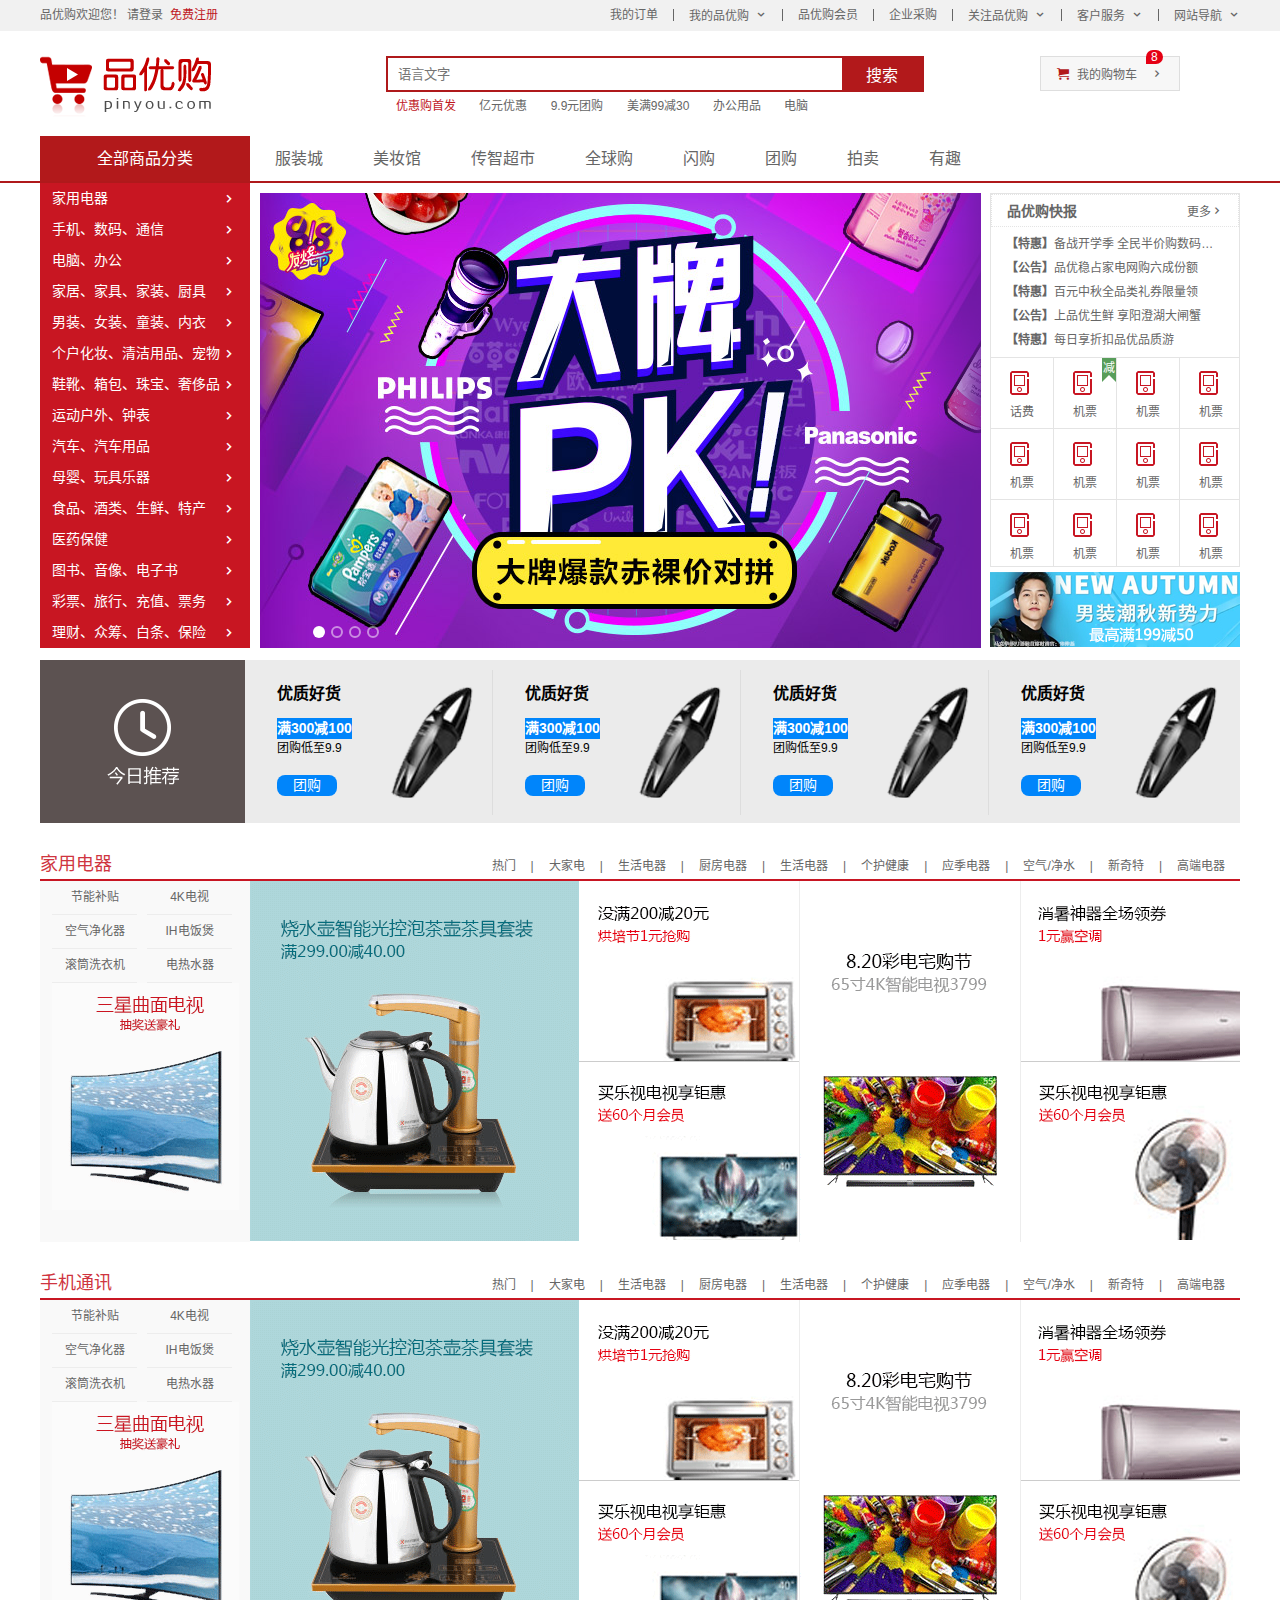
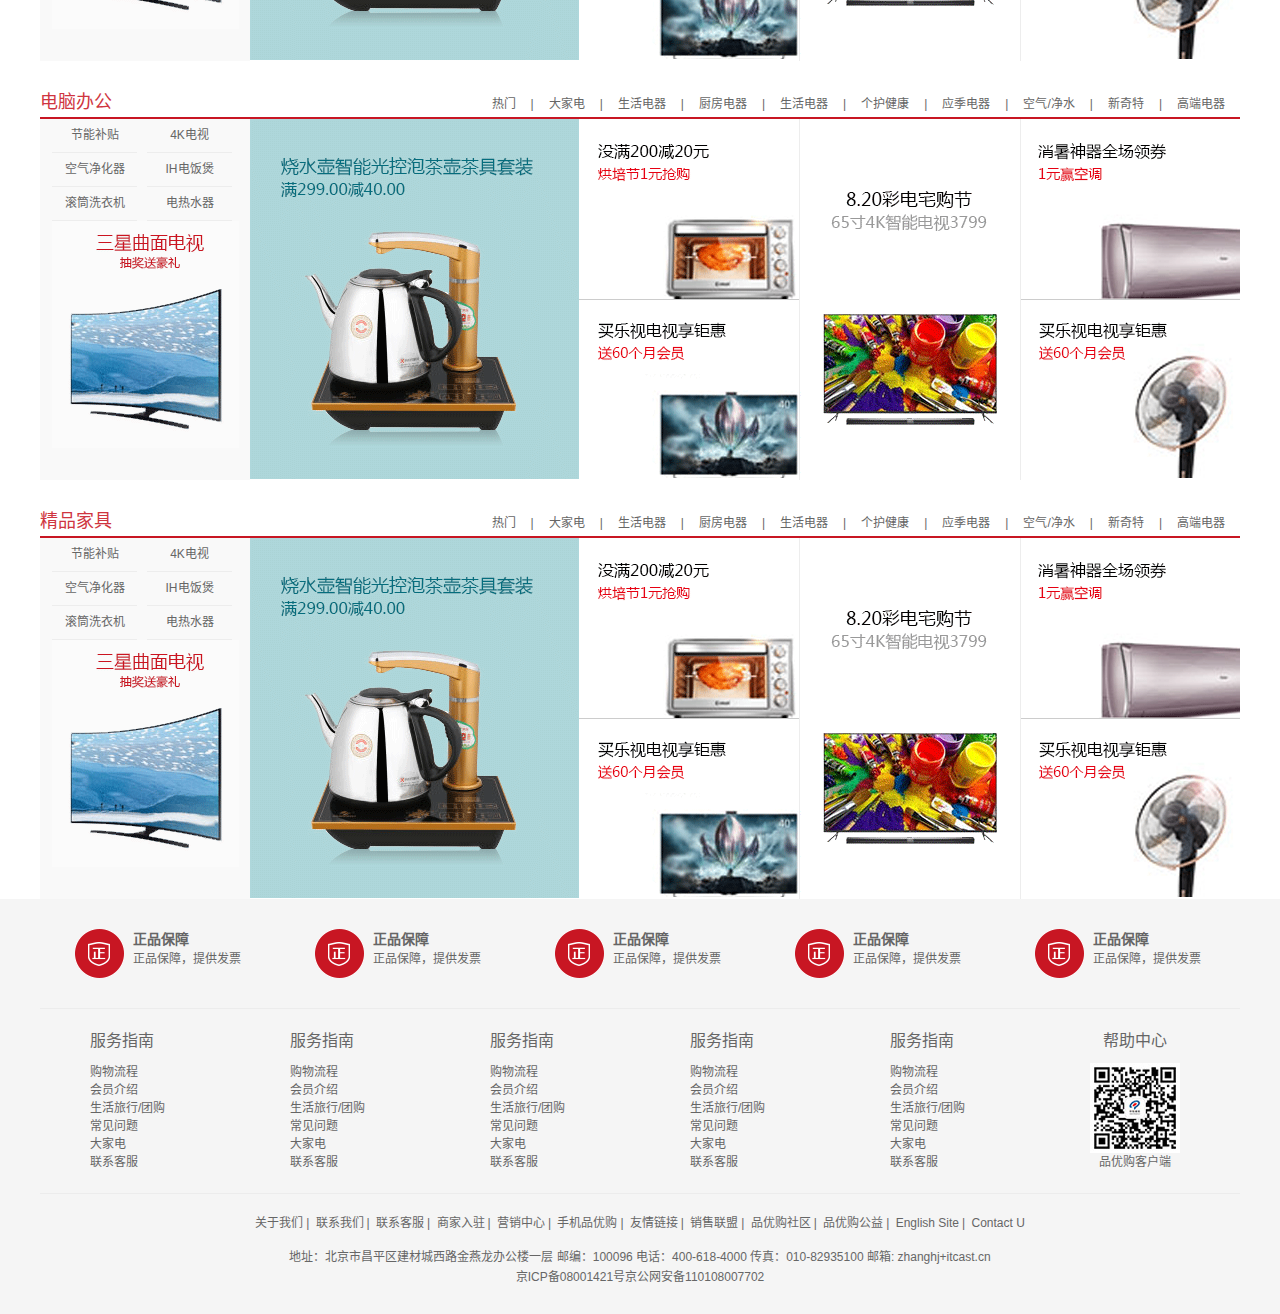
<file: 电梯导航/shoping/index.html>
<!DOCTYPE html>
<html lang="zh-CN">

<head>
    <meta charset="UTF-8">
    <meta http-equiv="X-UA-Compatible" content="IE=edge">
    <meta name="viewport" content="width=device-width, initial-scale=1.0">
    <title>品优购商城-综合网购首选-正品低价、品质保障、配送及时、轻松购物！</title>
    <!-- 网站说明 -->
    <meta name="description" content="品优购商城-专业的综合网上购物商城,销售家电、数码通讯、电脑、家居百货、服装服饰、母婴、图书、食品等数万个品牌优质商品.便捷、诚信的服务，为您提供愉悦的网上购物体验!" />
    <!-- 关键字 -->
    <meta name="keywords" content="网上购物,网上商城,手机,笔记本,电脑,MP3,CD,VCD,DV,相机,数码,配件,手表,存储卡,京东" />

    <link rel="stylesheet" href="css/base.css">
    <link rel="stylesheet" href="css/common.css">
    <link rel="stylesheet" href="css/index.css">
    <link rel="shortcut icon" href="favicon.ico" type="image/x-icon">

    <script src="../../jquery.min.js"></script>
    <script src="js/animate.js"></script>
    <script src="js/index.js"></script>
</head>

<body>
    <!-- 快捷导航模块  start-->
    <section class="shortcut">
        <div class="w">
            <div class="fl">
                <ul>
                    <li>品优购欢迎您！&nbsp;</li>
                    <li>
                        <a href="#">请登录</a>&nbsp;
                        <a href="register.html" class="style_red">免费注册</a>
                    </li>
                </ul>
            </div>
            <div class="fr">
                <ul>
                    <li>我的订单</li>
                    <li></li>
                    <li class="arrow-icon">我的品优购</li>
                    <li></li>
                    <li>品优购会员</li>
                    <li></li>
                    <li>企业采购</li>
                    <li></li>
                    <li class="arrow-icon">关注品优购</li>
                    <li></li>
                    <li class="arrow-icon">客户服务</li>
                    <li></li>
                    <li class="arrow-icon">网站导航</li>
                </ul>
            </div>
        </div>
    </section>
    <!-- 快捷导航模块 end -->

    <!-- header头部模块 start-->
    <header class="header w">
        <!-- logo模块 -->
        <div class="logo">
            <h1>
                <a href="index.html" title="品优购商城">品优购商城</a>
            </h1>
        </div>
        <!-- search搜索模块 -->
        <div class="search">
            <input type="search" placeholder="语言文字" name="" id="">
            <button>搜索</button>
        </div>
        <div class="hotwords">
            <a href="#" class="style_red">优惠购首发</a>
            <a href="#">亿元优惠</a>
            <a href="#">9.9元团购</a>
            <a href="#">美满99减30</a>
            <a href="#">办公用品</a>
            <a href="#">电脑</a>
        </div>
        <!-- 购物车模块 -->
        <div class="shopcar">
            我的购物车
            <i class="count">8</i>
        </div>

    </header>
    <!-- header头部模块 end-->

    <!-- nav模块 start -->
    <div class="nav">
        <div class="w">
            <div class="dropdown">
                <div class="dt">全部商品分类</div>
                <div class="dd">
                    <ul>
                        <li><a href="#">家用电器</a></li>
                        <li><a href="list.html">手机、数码、通信</a></li>
                        <li><a href="#">电脑、办公</a></li>
                        <li><a href="#">家居、家具、家装、厨具</a></li>
                        <li><a href="#">男装、女装、童装、内衣</a></li>
                        <li><a href="#">个户化妆、清洁用品、宠物</a></li>
                        <li><a href="#">鞋靴、箱包、珠宝、奢侈品</a></li>
                        <li><a href="#">运动户外、钟表</a></li>
                        <li><a href="#">汽车、汽车用品</a></li>
                        <li><a href="#">母婴、玩具乐器</a></li>
                        <li><a href="#">食品、酒类、生鲜、特产</a></li>
                        <li><a href="#">医药保健</a></li>
                        <li><a href="#">图书、音像、电子书</a></li>
                        <li><a href="#">彩票、旅行、充值、票务</a></li>
                        <li><a href="#">理财、众筹、白条、保险</a></li>
                    </ul>
                </div>
            </div>
            <div class="navitems">
                <ul>
                    <li><a href="#">服装城</a></li>
                    <li><a href="#">美妆馆</a></li>
                    <li><a href="#">传智超市</a></li>
                    <li><a href="#">全球购</a></li>
                    <li><a href="#">闪购</a></li>
                    <li><a href="#">团购</a></li>
                    <li><a href="#">拍卖</a></li>
                    <li><a href="#">有趣</a></li>
                </ul>
            </div>
        </div>
    </div>
    <!-- nav模块 end -->

    <!-- main主体模块 start -->
    <div class="w">
        <div class="main">
            <!-- 核心的滚动区域 -->
            <div class="focus">
                <a href="javascript:;" class="arrow-l"></a>
                <a href="javascript:;" class="arrow-r"></a>
                <ul>
                    <li>
                        <a href="#">
                            <img src="upload/focus1.png" alt="">
                        </a>
                    </li>
                    <li>
                        <a href="#">
                            <img src="upload/focus2.jpg" alt="">
                        </a>
                    </li>
                    <li>
                        <a href="#">
                            <img src="upload/focus3.jpg" alt="">
                        </a>
                    </li>
                    <li>
                        <a href="#">
                            <img src="upload/focus4.jpg" alt="">
                        </a>
                    </li>
                </ul>

                <!-- js动态生成小圆圈 -->
                <ol class="circle">
                </ol>
            </div>
            <div class="newsflash">
                <div class="news">
                    <div class="news-hd">
                        <h5>品优购快报</h5>
                        <a href="#" class="more">更多</a>
                    </div>
                    <div class="news-bd">
                        <ul>
                            <li><a href="#"><strong>【特惠】</strong>备战开学季 全民半价购数码测试测试测试</a></li>
                            <li><a href="#"><strong>【公告】</strong>品优稳占家电网购六成份额</a></li>
                            <li><a href="#"><strong>【特惠】</strong>百元中秋全品类礼券限量领</a></li>
                            <li><a href="#"><strong>【公告】</strong>上品优生鲜 享阳澄湖大闸蟹</a></li>
                            <li><a href="#"><strong>【特惠】</strong>每日享折扣品优品质游</a></li>
                        </ul>
                    </div>
                </div>
                <div class="lifeservice">
                    <ul>
                        <li>
                            <a href="#">
                                <i></i>
                                <p>话费</p>
                            </a>
                        </li>
                        <li>
                            <a href="#">
                                <i></i>
                                <p>机票</p>
                            </a>
                            <span class="hot">
                                <i>减</i>
                            </span>
                        </li>
                        <li>
                            <a href="#">
                                <i></i>
                                <p>机票</p>
                            </a>
                        </li>
                        <li>
                            <a href="#">
                                <i></i>
                                <p>机票</p>
                            </a>
                        </li>
                        <li>
                            <a href="#">
                                <i></i>
                                <p>机票</p>
                            </a>
                        </li>
                        <li>
                            <a href="#">
                                <i></i>
                                <p>机票</p>
                            </a>
                        </li>
                        <li>
                            <a href="#">
                                <i></i>
                                <p>机票</p>
                            </a>
                        </li>
                        <li>
                            <a href="#">
                                <i></i>
                                <p>机票</p>
                            </a>
                        </li>
                        <li>
                            <a href="#">
                                <i></i>
                                <p>机票</p>
                            </a>
                        </li>
                        <li>
                            <a href="#">
                                <i></i>
                                <p>机票</p>
                            </a>
                        </li>
                        <li>
                            <a href="#">
                                <i></i>
                                <p>机票</p>
                            </a>
                        </li>
                        <li>
                            <a href="#">
                                <i></i>
                                <p>机票</p>
                            </a>
                        </li>
                    </ul>
                </div>
                <div class="bargin">
                    <img src="upload/bargain.png" alt="">
                </div>
            </div>

        </div>
    </div>
    <!-- main主体模块 end -->

    <!-- 推荐模块 start -->
    <div class="w recom">
        <div class="recom_hd">
            <img src="images/recom.png" alt="">
        </div>
        <div class="recom_bd">
            <ul>
                <li>
                    <a href="#">
                        <div class="txt">
                            <h5>优质好货</h5>
                            <p>满300减100</p>
                            <p>团购低至9.9</p>
                            <p>团购</p>
                        </div>
                        <div class="img">
                            <img src="upload/recom_1.png" alt="">
                        </div>
                    </a>
                </li>
                <li>
                    <a href="#">
                        <div class="txt">
                            <h5>优质好货</h5>
                            <p>满300减100</p>
                            <p>团购低至9.9</p>
                            <p>团购</p>
                        </div>
                        <div class="img">
                            <img src="upload/recom_1.png" alt="">
                        </div>
                    </a>
                </li>
                <li>
                    <a href="#">
                        <div class="txt">
                            <h5>优质好货</h5>
                            <p>满300减100</p>
                            <p>团购低至9.9</p>
                            <p>团购</p>
                        </div>
                        <div class="img">
                            <img src="upload/recom_1.png" alt="">
                        </div>
                    </a>
                </li>
                <li>
                    <a href="#">
                        <div class="txt">
                            <h5>优质好货</h5>
                            <p>满300减100</p>
                            <p>团购低至9.9</p>
                            <p>团购</p>
                        </div>
                        <div class="img">
                            <img src="upload/recom_1.png" alt="">
                        </div>
                    </a>
                </li>
            </ul>
        </div>
    </div>
    <!-- 推荐模块 end -->

    <!-- 楼层区floor制作 start -->
    <div class="floor">
        <!-- 1楼家用电器层 -->
        <div class="w jiadian">
            <div class="box_hd">
                <h3>家用电器</h3>
                <div class="tab_list">
                    <ul>
                        <li><a href="#">热门</a>|</li>
                        <li><a href="#">大家电</a>|</li>
                        <li><a href="#">生活电器</a>|</li>
                        <li><a href="#">厨房电器</a>|</li>
                        <li><a href="#">生活电器</a>|</li>
                        <li><a href="#">个护健康</a>|</li>
                        <li><a href="#">应季电器</a>|</li>
                        <li><a href="#">空气/净水</a>|</li>
                        <li><a href="#">新奇特</a>|</li>
                        <li><a href="#">高端电器</a></li>
                    </ul>
                </div>
            </div>
            <div class="box_bd">
                <div class="tab_content">
                    <div class="tab_list_item">
                        <div class="col_210">
                            <ul>
                                <li><a href="#">节能补贴</a></li>
                                <li><a href="#">4K电视</a></li>
                                <li><a href="#">空气净化器</a></li>
                                <li><a href="#">IH电饭煲</a></li>
                                <li><a href="#">滚筒洗衣机</a></li>
                                <li><a href="#">电热水器</a></li>
                            </ul>
                            <a href="#"><img src="upload/floor-1-1.png" alt=""></a>
                        </div>
                        <div class="col_329">
                            <a href="#"><img src="upload/floor-1-b01.png" alt=""></a>

                        </div>
                        <div class="col_221">
                            <a href="#" class="bb"><img src="upload/floor-1-2.png" alt=""></a>
                            <a href="#"><img src="upload/floor-1-3.png" alt=""></a>
                        </div>
                        <div class="col_221">
                            <a href="#"><img src="upload/floor-1-4.png" alt=""></a>
                        </div>
                        <div class="col_219">
                            <a href="#" class="bb"> <img src="upload/floor-1-5.png" alt=""></a>
                            <a href="#"><img src="upload/floor-1-6.png" alt=""></a>
                        </div>
                    </div>
                </div>
            </div>
        </div>
        <!-- 2楼手机楼层 -->
        <div class="w shouji">
            <div class="box_hd">
                <h3>手机通讯</h3>
                <div class="tab_list">
                    <ul>
                        <li><a href="#">热门</a>|</li>
                        <li><a href="#">大家电</a>|</li>
                        <li><a href="#">生活电器</a>|</li>
                        <li><a href="#">厨房电器</a>|</li>
                        <li><a href="#">生活电器</a>|</li>
                        <li><a href="#">个护健康</a>|</li>
                        <li><a href="#">应季电器</a>|</li>
                        <li><a href="#">空气/净水</a>|</li>
                        <li><a href="#">新奇特</a>|</li>
                        <li><a href="#">高端电器</a></li>
                    </ul>
                </div>
            </div>
            <div class="box_bd">
                <div class="tab_content">
                    <div class="tab_list_item">
                        <div class="col_210">
                            <ul>
                                <li><a href="#">节能补贴</a></li>
                                <li><a href="#">4K电视</a></li>
                                <li><a href="#">空气净化器</a></li>
                                <li><a href="#">IH电饭煲</a></li>
                                <li><a href="#">滚筒洗衣机</a></li>
                                <li><a href="#">电热水器</a></li>
                            </ul>
                            <a href="#"><img src="upload/floor-1-1.png" alt=""></a>
                        </div>
                        <div class="col_329">
                            <a href="#"><img src="upload/floor-1-b01.png" alt=""></a>

                        </div>
                        <div class="col_221">
                            <a href="#" class="bb"><img src="upload/floor-1-2.png" alt=""></a>
                            <a href="#"><img src="upload/floor-1-3.png" alt=""></a>
                        </div>
                        <div class="col_221">
                            <a href="#"><img src="upload/floor-1-4.png" alt=""></a>
                        </div>
                        <div class="col_219">
                            <a href="#" class="bb"> <img src="upload/floor-1-5.png" alt=""></a>
                            <a href="#"><img src="upload/floor-1-6.png" alt=""></a>
                        </div>
                    </div>
                </div>
            </div>
        </div>
        <!-- 3楼电脑办公 -->
        <div class="w shouji">
            <div class="box_hd">
                <h3>电脑办公</h3>
                <div class="tab_list">
                    <ul>
                        <li><a href="#">热门</a>|</li>
                        <li><a href="#">大家电</a>|</li>
                        <li><a href="#">生活电器</a>|</li>
                        <li><a href="#">厨房电器</a>|</li>
                        <li><a href="#">生活电器</a>|</li>
                        <li><a href="#">个护健康</a>|</li>
                        <li><a href="#">应季电器</a>|</li>
                        <li><a href="#">空气/净水</a>|</li>
                        <li><a href="#">新奇特</a>|</li>
                        <li><a href="#">高端电器</a></li>
                    </ul>
                </div>
            </div>
            <div class="box_bd">
                <div class="tab_content">
                    <div class="tab_list_item">
                        <div class="col_210">
                            <ul>
                                <li><a href="#">节能补贴</a></li>
                                <li><a href="#">4K电视</a></li>
                                <li><a href="#">空气净化器</a></li>
                                <li><a href="#">IH电饭煲</a></li>
                                <li><a href="#">滚筒洗衣机</a></li>
                                <li><a href="#">电热水器</a></li>
                            </ul>
                            <a href="#"><img src="upload/floor-1-1.png" alt=""></a>
                        </div>
                        <div class="col_329">
                            <a href="#"><img src="upload/floor-1-b01.png" alt=""></a>

                        </div>
                        <div class="col_221">
                            <a href="#" class="bb"><img src="upload/floor-1-2.png" alt=""></a>
                            <a href="#"><img src="upload/floor-1-3.png" alt=""></a>
                        </div>
                        <div class="col_221">
                            <a href="#"><img src="upload/floor-1-4.png" alt=""></a>
                        </div>
                        <div class="col_219">
                            <a href="#" class="bb"> <img src="upload/floor-1-5.png" alt=""></a>
                            <a href="#"><img src="upload/floor-1-6.png" alt=""></a>
                        </div>
                    </div>
                </div>
            </div>
        </div>
        <!-- 4楼精品家具 -->
        <div class="w shouji">
            <div class="box_hd">
                <h3>精品家具</h3>
                <div class="tab_list">
                    <ul>
                        <li><a href="#">热门</a>|</li>
                        <li><a href="#">大家电</a>|</li>
                        <li><a href="#">生活电器</a>|</li>
                        <li><a href="#">厨房电器</a>|</li>
                        <li><a href="#">生活电器</a>|</li>
                        <li><a href="#">个护健康</a>|</li>
                        <li><a href="#">应季电器</a>|</li>
                        <li><a href="#">空气/净水</a>|</li>
                        <li><a href="#">新奇特</a>|</li>
                        <li><a href="#">高端电器</a></li>
                    </ul>
                </div>
            </div>
            <div class="box_bd">
                <div class="tab_content">
                    <div class="tab_list_item">
                        <div class="col_210">
                            <ul>
                                <li><a href="#">节能补贴</a></li>
                                <li><a href="#">4K电视</a></li>
                                <li><a href="#">空气净化器</a></li>
                                <li><a href="#">IH电饭煲</a></li>
                                <li><a href="#">滚筒洗衣机</a></li>
                                <li><a href="#">电热水器</a></li>
                            </ul>
                            <a href="#"><img src="upload/floor-1-1.png" alt=""></a>
                        </div>
                        <div class="col_329">
                            <a href="#"><img src="upload/floor-1-b01.png" alt=""></a>

                        </div>
                        <div class="col_221">
                            <a href="#" class="bb"><img src="upload/floor-1-2.png" alt=""></a>
                            <a href="#"><img src="upload/floor-1-3.png" alt=""></a>
                        </div>
                        <div class="col_221">
                            <a href="#"><img src="upload/floor-1-4.png" alt=""></a>
                        </div>
                        <div class="col_219">
                            <a href="#" class="bb"> <img src="upload/floor-1-5.png" alt=""></a>
                            <a href="#"><img src="upload/floor-1-6.png" alt=""></a>
                        </div>
                    </div>
                </div>
            </div>
        </div>
    </div>
    <!-- 楼层区floor制作 end -->

    <!-- 固定电梯导航 -->
    <div class="fixedtool">
        <ul>
            <li class="current">家用电器</li>
            <li>手机通讯</li>
            <li>电脑办公</li>
            <li>精品家具</li>
            <!-- <li>家用电器</li> -->
        </ul>
    </div>

    <!-- footer底部模块 start -->
    <footer class="footer">
        <div class="w">
            <div class="mode_service">
                <ul>
                    <li>
                        <h5></h5>
                        <div class="service_txt">
                            <h4>正品保障</h4>
                            <p>正品保障，提供发票</p>
                        </div>
                    </li>
                    <li>
                        <h5></h5>
                        <div class="service_txt">
                            <h4>正品保障</h4>
                            <p>正品保障，提供发票</p>
                        </div>
                    </li>
                    <li>
                        <h5></h5>
                        <div class="service_txt">
                            <h4>正品保障</h4>
                            <p>正品保障，提供发票</p>
                        </div>
                    </li>
                    <li>
                        <h5></h5>
                        <div class="service_txt">
                            <h4>正品保障</h4>
                            <p>正品保障，提供发票</p>
                        </div>
                    </li>
                    <li>
                        <h5></h5>
                        <div class="service_txt">
                            <h4>正品保障</h4>
                            <p>正品保障，提供发票</p>
                        </div>
                    </li>
                </ul>
            </div>
            <div class="mode_help">
                <dl>
                    <dt>服务指南</dt>
                    <dd><a href="#">购物流程</a></dd>
                    <dd><a href="#">会员介绍</a></dd>
                    <dd><a href="#">生活旅行/团购</a></dd>
                    <dd><a href="#">常见问题</a></dd>
                    <dd><a href="#">大家电</a></dd>
                    <dd><a href="#">联系客服</a></dd>
                </dl>
                <dl>
                    <dt>服务指南</dt>
                    <dd><a href="#">购物流程</a></dd>
                    <dd><a href="#">会员介绍</a></dd>
                    <dd><a href="#">生活旅行/团购</a></dd>
                    <dd><a href="#">常见问题</a></dd>
                    <dd><a href="#">大家电</a></dd>
                    <dd><a href="#">联系客服</a></dd>
                </dl>
                <dl>
                    <dt>服务指南</dt>
                    <dd><a href="#">购物流程</a></dd>
                    <dd><a href="#">会员介绍</a></dd>
                    <dd><a href="#">生活旅行/团购</a></dd>
                    <dd><a href="#">常见问题</a></dd>
                    <dd><a href="#">大家电</a></dd>
                    <dd><a href="#">联系客服</a></dd>
                </dl>
                <dl>
                    <dt>服务指南</dt>
                    <dd><a href="#">购物流程</a></dd>
                    <dd><a href="#">会员介绍</a></dd>
                    <dd><a href="#">生活旅行/团购</a></dd>
                    <dd><a href="#">常见问题</a></dd>
                    <dd><a href="#">大家电</a></dd>
                    <dd><a href="#">联系客服</a></dd>
                </dl>
                <dl>
                    <dt>服务指南</dt>
                    <dd><a href="#">购物流程</a></dd>
                    <dd><a href="#">会员介绍</a></dd>
                    <dd><a href="#">生活旅行/团购</a></dd>
                    <dd><a href="#">常见问题</a></dd>
                    <dd><a href="#">大家电</a></dd>
                    <dd><a href="#">联系客服</a></dd>
                </dl>
                <dl>
                    <dt>帮助中心</dt>
                    <dd>
                        <img src="images/wx_cz.jpg" alt=""> 品优购客户端
                    </dd>
                </dl>
            </div>
            <div class="mode_copyright">
                <div class="links">
                    <a href="#">关于我们</a>|
                    <a href="#">联系我们</a>|
                    <a href="#">联系客服</a>|
                    <a href="#">商家入驻</a>|
                    <a href="#">营销中心</a>|
                    <a href="#">手机品优购</a>|
                    <a href="#">友情链接</a>|
                    <a href="#">销售联盟</a>|
                    <a href="#">品优购社区</a>|
                    <a href="#">品优购公益</a>|
                    <a href="#">English Site</a>|
                    <a href="#">Contact U</a>
                </div>
                <div class="copyright">
                    地址：北京市昌平区建材城西路金燕龙办公楼一层 邮编：100096 电话：400-618-4000 传真：010-82935100 邮箱: zhanghj+itcast.cn <br> 京ICP备08001421号京公网安备110108007702
                </div>
            </div>
        </div>
    </footer>
    <!-- footer底部模块 end -->

</body>

</html>
</file>
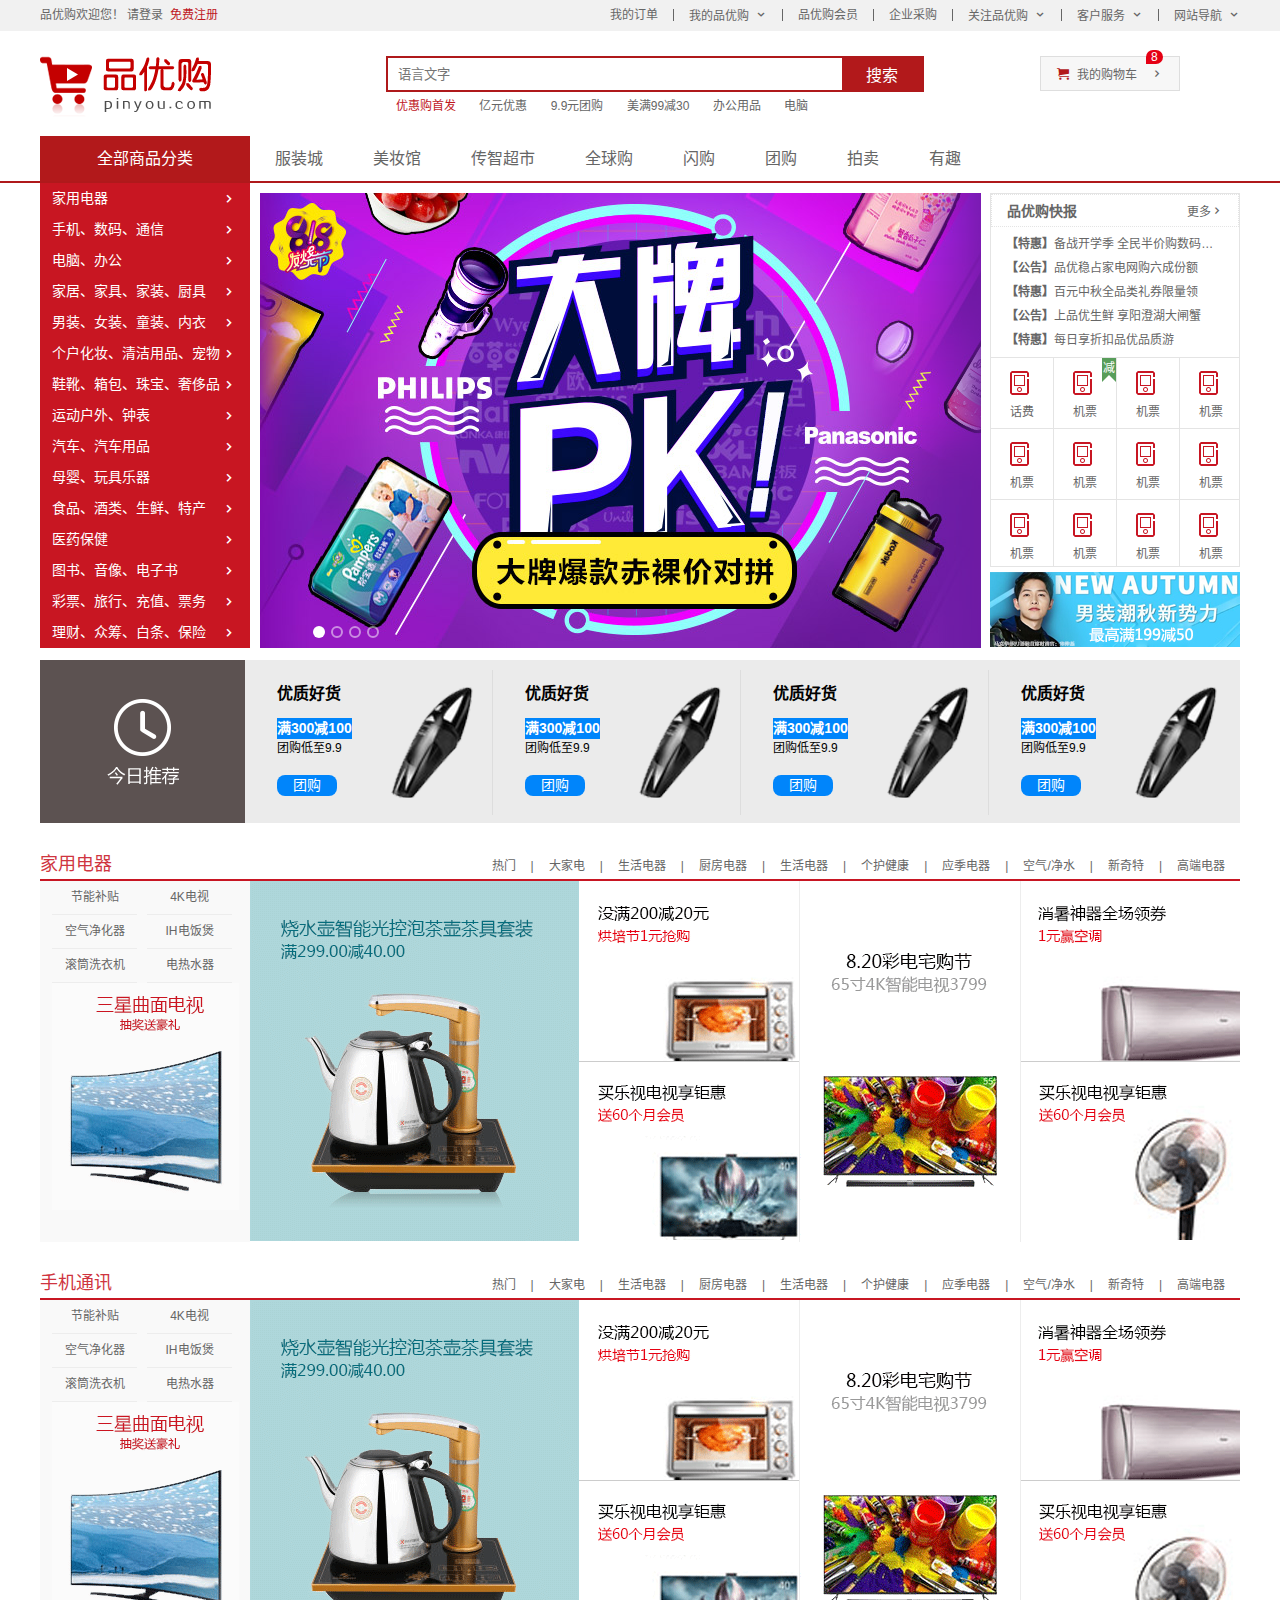
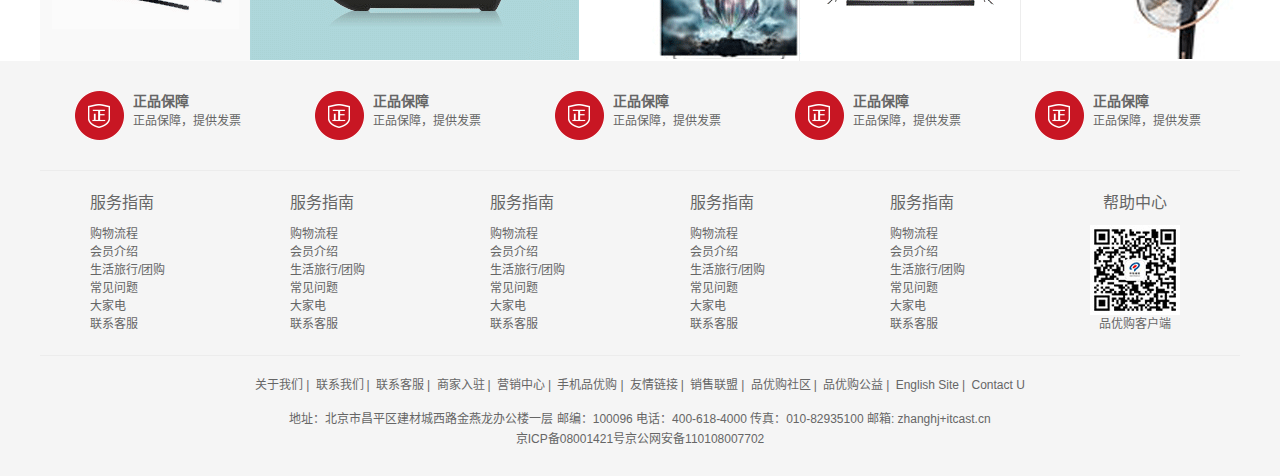
<file: 购物车结算/shoping/index.html>
<!DOCTYPE html>
<html lang="zh-CN">

<head>
    <meta charset="UTF-8">
    <meta http-equiv="X-UA-Compatible" content="IE=edge">
    <meta name="viewport" content="width=device-width, initial-scale=1.0">
    <title>品优购商城-综合网购首选-正品低价、品质保障、配送及时、轻松购物！</title>
    <!-- 网站说明 -->
    <meta name="description" content="品优购商城-专业的综合网上购物商城,销售家电、数码通讯、电脑、家居百货、服装服饰、母婴、图书、食品等数万个品牌优质商品.便捷、诚信的服务，为您提供愉悦的网上购物体验!" />
    <!-- 关键字 -->
    <meta name="keywords" content="网上购物,网上商城,手机,笔记本,电脑,MP3,CD,VCD,DV,相机,数码,配件,手表,存储卡,京东" />

    <link rel="stylesheet" href="css/base.css">
    <link rel="stylesheet" href="css/common.css">
    <link rel="stylesheet" href="css/index.css">
    <link rel="shortcut icon" href="favicon.ico" type="image/x-icon">

    <script src="js/animate.js"></script>
    <script src="js/index.js"></script>
</head>

<body>
    <!-- 快捷导航模块  start-->
    <section class="shortcut">
        <div class="w">
            <div class="fl">
                <ul>
                    <li>品优购欢迎您！&nbsp;</li>
                    <li>
                        <a href="#">请登录</a>&nbsp;
                        <a href="register.html" class="style_red">免费注册</a>
                    </li>
                </ul>
            </div>
            <div class="fr">
                <ul>
                    <li>我的订单</li>
                    <li></li>
                    <li class="arrow-icon">我的品优购</li>
                    <li></li>
                    <li>品优购会员</li>
                    <li></li>
                    <li>企业采购</li>
                    <li></li>
                    <li class="arrow-icon">关注品优购</li>
                    <li></li>
                    <li class="arrow-icon">客户服务</li>
                    <li></li>
                    <li class="arrow-icon">网站导航</li>
                </ul>
            </div>
        </div>
    </section>
    <!-- 快捷导航模块 end -->

    <!-- header头部模块 start-->
    <header class="header w">
        <!-- logo模块 -->
        <div class="logo">
            <h1>
                <a href="index.html" title="品优购商城">品优购商城</a>
            </h1>
        </div>
        <!-- search搜索模块 -->
        <div class="search">
            <input type="search" placeholder="语言文字" name="" id="">
            <button>搜索</button>
        </div>
        <div class="hotwords">
            <a href="#" class="style_red">优惠购首发</a>
            <a href="#">亿元优惠</a>
            <a href="#">9.9元团购</a>
            <a href="#">美满99减30</a>
            <a href="#">办公用品</a>
            <a href="#">电脑</a>
        </div>
        <!-- 购物车模块 -->
        <div class="shopcar">
            我的购物车
            <i class="count">8</i>
        </div>

    </header>
    <!-- header头部模块 end-->

    <!-- nav模块 start -->
    <div class="nav">
        <div class="w">
            <div class="dropdown">
                <div class="dt">全部商品分类</div>
                <div class="dd">
                    <ul>
                        <li><a href="#">家用电器</a></li>
                        <li><a href="list.html">手机、数码、通信</a></li>
                        <li><a href="#">电脑、办公</a></li>
                        <li><a href="#">家居、家具、家装、厨具</a></li>
                        <li><a href="#">男装、女装、童装、内衣</a></li>
                        <li><a href="#">个户化妆、清洁用品、宠物</a></li>
                        <li><a href="#">鞋靴、箱包、珠宝、奢侈品</a></li>
                        <li><a href="#">运动户外、钟表</a></li>
                        <li><a href="#">汽车、汽车用品</a></li>
                        <li><a href="#">母婴、玩具乐器</a></li>
                        <li><a href="#">食品、酒类、生鲜、特产</a></li>
                        <li><a href="#">医药保健</a></li>
                        <li><a href="#">图书、音像、电子书</a></li>
                        <li><a href="#">彩票、旅行、充值、票务</a></li>
                        <li><a href="#">理财、众筹、白条、保险</a></li>
                    </ul>
                </div>
            </div>
            <div class="navitems">
                <ul>
                    <li><a href="#">服装城</a></li>
                    <li><a href="#">美妆馆</a></li>
                    <li><a href="#">传智超市</a></li>
                    <li><a href="#">全球购</a></li>
                    <li><a href="#">闪购</a></li>
                    <li><a href="#">团购</a></li>
                    <li><a href="#">拍卖</a></li>
                    <li><a href="#">有趣</a></li>
                </ul>
            </div>
        </div>
    </div>
    <!-- nav模块 end -->

    <!-- main主体模块 start -->
    <div class="w">
        <div class="main">
            <!-- 核心的滚动区域 -->
            <div class="focus">
                <a href="javascript:;" class="arrow-l"></a>
                <a href="javascript:;" class="arrow-r"></a>
                <ul>
                    <li>
                        <a href="#">
                            <img src="upload/focus1.png" alt="">
                        </a>
                    </li>
                    <li>
                        <a href="#">
                            <img src="upload/focus2.jpg" alt="">
                        </a>
                    </li>
                    <li>
                        <a href="#">
                            <img src="upload/focus3.jpg" alt="">
                        </a>
                    </li>
                    <li>
                        <a href="#">
                            <img src="upload/focus4.jpg" alt="">
                        </a>
                    </li>
                </ul>

                <!-- js动态生成小圆圈 -->
                <ol class="circle">
                </ol>
            </div>
            <div class="newsflash">
                <div class="news">
                    <div class="news-hd">
                        <h5>品优购快报</h5>
                        <a href="#" class="more">更多</a>
                    </div>
                    <div class="news-bd">
                        <ul>
                            <li><a href="#"><strong>【特惠】</strong>备战开学季 全民半价购数码测试测试测试</a></li>
                            <li><a href="#"><strong>【公告】</strong>品优稳占家电网购六成份额</a></li>
                            <li><a href="#"><strong>【特惠】</strong>百元中秋全品类礼券限量领</a></li>
                            <li><a href="#"><strong>【公告】</strong>上品优生鲜 享阳澄湖大闸蟹</a></li>
                            <li><a href="#"><strong>【特惠】</strong>每日享折扣品优品质游</a></li>
                        </ul>
                    </div>
                </div>
                <div class="lifeservice">
                    <ul>
                        <li>
                            <a href="#">
                                <i></i>
                                <p>话费</p>
                            </a>
                        </li>
                        <li>
                            <a href="#">
                                <i></i>
                                <p>机票</p>
                            </a>
                            <span class="hot">
                                <i>减</i>
                            </span>
                        </li>
                        <li>
                            <a href="#">
                                <i></i>
                                <p>机票</p>
                            </a>
                        </li>
                        <li>
                            <a href="#">
                                <i></i>
                                <p>机票</p>
                            </a>
                        </li>
                        <li>
                            <a href="#">
                                <i></i>
                                <p>机票</p>
                            </a>
                        </li>
                        <li>
                            <a href="#">
                                <i></i>
                                <p>机票</p>
                            </a>
                        </li>
                        <li>
                            <a href="#">
                                <i></i>
                                <p>机票</p>
                            </a>
                        </li>
                        <li>
                            <a href="#">
                                <i></i>
                                <p>机票</p>
                            </a>
                        </li>
                        <li>
                            <a href="#">
                                <i></i>
                                <p>机票</p>
                            </a>
                        </li>
                        <li>
                            <a href="#">
                                <i></i>
                                <p>机票</p>
                            </a>
                        </li>
                        <li>
                            <a href="#">
                                <i></i>
                                <p>机票</p>
                            </a>
                        </li>
                        <li>
                            <a href="#">
                                <i></i>
                                <p>机票</p>
                            </a>
                        </li>
                    </ul>
                </div>
                <div class="bargin">
                    <img src="upload/bargain.png" alt="">
                </div>
            </div>

        </div>
    </div>
    <!-- main主体模块 end -->

    <!-- 推荐模块 start -->
    <div class="w recom">
        <div class="recom_hd">
            <img src="images/recom.png" alt="">
        </div>
        <div class="recom_bd">
            <ul>
                <li>
                    <a href="#">
                        <div class="txt">
                            <h5>优质好货</h5>
                            <p>满300减100</p>
                            <p>团购低至9.9</p>
                            <p>团购</p>
                        </div>
                        <div class="img">
                            <img src="upload/recom_1.png" alt="">
                        </div>
                    </a>
                </li>
                <li>
                    <a href="#">
                        <div class="txt">
                            <h5>优质好货</h5>
                            <p>满300减100</p>
                            <p>团购低至9.9</p>
                            <p>团购</p>
                        </div>
                        <div class="img">
                            <img src="upload/recom_1.png" alt="">
                        </div>
                    </a>
                </li>
                <li>
                    <a href="#">
                        <div class="txt">
                            <h5>优质好货</h5>
                            <p>满300减100</p>
                            <p>团购低至9.9</p>
                            <p>团购</p>
                        </div>
                        <div class="img">
                            <img src="upload/recom_1.png" alt="">
                        </div>
                    </a>
                </li>
                <li>
                    <a href="#">
                        <div class="txt">
                            <h5>优质好货</h5>
                            <p>满300减100</p>
                            <p>团购低至9.9</p>
                            <p>团购</p>
                        </div>
                        <div class="img">
                            <img src="upload/recom_1.png" alt="">
                        </div>
                    </a>
                </li>
            </ul>
        </div>
    </div>
    <!-- 推荐模块 end -->

    <!-- 楼层区floor制作 start -->
    <div class="floor">
        <!-- 1楼家用电器层 -->
        <div class="w jiadian">
            <div class="box_hd">
                <h3>家用电器</h3>
                <div class="tab_list">
                    <ul>
                        <li><a href="#">热门</a>|</li>
                        <li><a href="#">大家电</a>|</li>
                        <li><a href="#">生活电器</a>|</li>
                        <li><a href="#">厨房电器</a>|</li>
                        <li><a href="#">生活电器</a>|</li>
                        <li><a href="#">个护健康</a>|</li>
                        <li><a href="#">应季电器</a>|</li>
                        <li><a href="#">空气/净水</a>|</li>
                        <li><a href="#">新奇特</a>|</li>
                        <li><a href="#">高端电器</a></li>
                    </ul>
                </div>
            </div>
            <div class="box_bd">
                <div class="tab_content">
                    <div class="tab_list_item">
                        <div class="col_210">
                            <ul>
                                <li><a href="#">节能补贴</a></li>
                                <li><a href="#">4K电视</a></li>
                                <li><a href="#">空气净化器</a></li>
                                <li><a href="#">IH电饭煲</a></li>
                                <li><a href="#">滚筒洗衣机</a></li>
                                <li><a href="#">电热水器</a></li>
                            </ul>
                            <a href="#"><img src="upload/floor-1-1.png" alt=""></a>
                        </div>
                        <div class="col_329">
                            <a href="#"><img src="upload/floor-1-b01.png" alt=""></a>

                        </div>
                        <div class="col_221">
                            <a href="#" class="bb"><img src="upload/floor-1-2.png" alt=""></a>
                            <a href="#"><img src="upload/floor-1-3.png" alt=""></a>
                        </div>
                        <div class="col_221">
                            <a href="#"><img src="upload/floor-1-4.png" alt=""></a>
                        </div>
                        <div class="col_219">
                            <a href="#" class="bb"> <img src="upload/floor-1-5.png" alt=""></a>
                            <a href="#"><img src="upload/floor-1-6.png" alt=""></a>
                        </div>
                    </div>
                </div>
            </div>
        </div>
        <!-- 2楼手机楼层 -->
        <div class="w shouji">
            <div class="box_hd">
                <h3>手机通讯</h3>
                <div class="tab_list">
                    <ul>
                        <li><a href="#">热门</a>|</li>
                        <li><a href="#">大家电</a>|</li>
                        <li><a href="#">生活电器</a>|</li>
                        <li><a href="#">厨房电器</a>|</li>
                        <li><a href="#">生活电器</a>|</li>
                        <li><a href="#">个护健康</a>|</li>
                        <li><a href="#">应季电器</a>|</li>
                        <li><a href="#">空气/净水</a>|</li>
                        <li><a href="#">新奇特</a>|</li>
                        <li><a href="#">高端电器</a></li>
                    </ul>
                </div>
            </div>
            <div class="box_bd">
                <div class="tab_content">
                    <div class="tab_list_item">
                        <div class="col_210">
                            <ul>
                                <li><a href="#">节能补贴</a></li>
                                <li><a href="#">4K电视</a></li>
                                <li><a href="#">空气净化器</a></li>
                                <li><a href="#">IH电饭煲</a></li>
                                <li><a href="#">滚筒洗衣机</a></li>
                                <li><a href="#">电热水器</a></li>
                            </ul>
                            <a href="#"><img src="upload/floor-1-1.png" alt=""></a>
                        </div>
                        <div class="col_329">
                            <a href="#"><img src="upload/floor-1-b01.png" alt=""></a>

                        </div>
                        <div class="col_221">
                            <a href="#" class="bb"><img src="upload/floor-1-2.png" alt=""></a>
                            <a href="#"><img src="upload/floor-1-3.png" alt=""></a>
                        </div>
                        <div class="col_221">
                            <a href="#"><img src="upload/floor-1-4.png" alt=""></a>
                        </div>
                        <div class="col_219">
                            <a href="#" class="bb"> <img src="upload/floor-1-5.png" alt=""></a>
                            <a href="#"><img src="upload/floor-1-6.png" alt=""></a>
                        </div>
                    </div>
                </div>
            </div>
        </div>
    </div>
    <!-- 楼层区floor制作 end -->

    <!-- footer底部模块 start -->
    <footer class="footer">
        <div class="w">
            <div class="mode_service">
                <ul>
                    <li>
                        <h5></h5>
                        <div class="service_txt">
                            <h4>正品保障</h4>
                            <p>正品保障，提供发票</p>
                        </div>
                    </li>
                    <li>
                        <h5></h5>
                        <div class="service_txt">
                            <h4>正品保障</h4>
                            <p>正品保障，提供发票</p>
                        </div>
                    </li>
                    <li>
                        <h5></h5>
                        <div class="service_txt">
                            <h4>正品保障</h4>
                            <p>正品保障，提供发票</p>
                        </div>
                    </li>
                    <li>
                        <h5></h5>
                        <div class="service_txt">
                            <h4>正品保障</h4>
                            <p>正品保障，提供发票</p>
                        </div>
                    </li>
                    <li>
                        <h5></h5>
                        <div class="service_txt">
                            <h4>正品保障</h4>
                            <p>正品保障，提供发票</p>
                        </div>
                    </li>
                </ul>
            </div>
            <div class="mode_help">
                <dl>
                    <dt>服务指南</dt>
                    <dd><a href="#">购物流程</a></dd>
                    <dd><a href="#">会员介绍</a></dd>
                    <dd><a href="#">生活旅行/团购</a></dd>
                    <dd><a href="#">常见问题</a></dd>
                    <dd><a href="#">大家电</a></dd>
                    <dd><a href="#">联系客服</a></dd>
                </dl>
                <dl>
                    <dt>服务指南</dt>
                    <dd><a href="#">购物流程</a></dd>
                    <dd><a href="#">会员介绍</a></dd>
                    <dd><a href="#">生活旅行/团购</a></dd>
                    <dd><a href="#">常见问题</a></dd>
                    <dd><a href="#">大家电</a></dd>
                    <dd><a href="#">联系客服</a></dd>
                </dl>
                <dl>
                    <dt>服务指南</dt>
                    <dd><a href="#">购物流程</a></dd>
                    <dd><a href="#">会员介绍</a></dd>
                    <dd><a href="#">生活旅行/团购</a></dd>
                    <dd><a href="#">常见问题</a></dd>
                    <dd><a href="#">大家电</a></dd>
                    <dd><a href="#">联系客服</a></dd>
                </dl>
                <dl>
                    <dt>服务指南</dt>
                    <dd><a href="#">购物流程</a></dd>
                    <dd><a href="#">会员介绍</a></dd>
                    <dd><a href="#">生活旅行/团购</a></dd>
                    <dd><a href="#">常见问题</a></dd>
                    <dd><a href="#">大家电</a></dd>
                    <dd><a href="#">联系客服</a></dd>
                </dl>
                <dl>
                    <dt>服务指南</dt>
                    <dd><a href="#">购物流程</a></dd>
                    <dd><a href="#">会员介绍</a></dd>
                    <dd><a href="#">生活旅行/团购</a></dd>
                    <dd><a href="#">常见问题</a></dd>
                    <dd><a href="#">大家电</a></dd>
                    <dd><a href="#">联系客服</a></dd>
                </dl>
                <dl>
                    <dt>帮助中心</dt>
                    <dd>
                        <img src="images/wx_cz.jpg" alt=""> 品优购客户端
                    </dd>
                </dl>
            </div>
            <div class="mode_copyright">
                <div class="links">
                    <a href="#">关于我们</a>|
                    <a href="#">联系我们</a>|
                    <a href="#">联系客服</a>|
                    <a href="#">商家入驻</a>|
                    <a href="#">营销中心</a>|
                    <a href="#">手机品优购</a>|
                    <a href="#">友情链接</a>|
                    <a href="#">销售联盟</a>|
                    <a href="#">品优购社区</a>|
                    <a href="#">品优购公益</a>|
                    <a href="#">English Site</a>|
                    <a href="#">Contact U</a>
                </div>
                <div class="copyright">
                    地址：北京市昌平区建材城西路金燕龙办公楼一层 邮编：100096 电话：400-618-4000 传真：010-82935100 邮箱: zhanghj+itcast.cn <br> 京ICP备08001421号京公网安备110108007702
                </div>
            </div>
        </div>
    </footer>
    <!-- footer底部模块 end -->

</body>

</html>
</file>
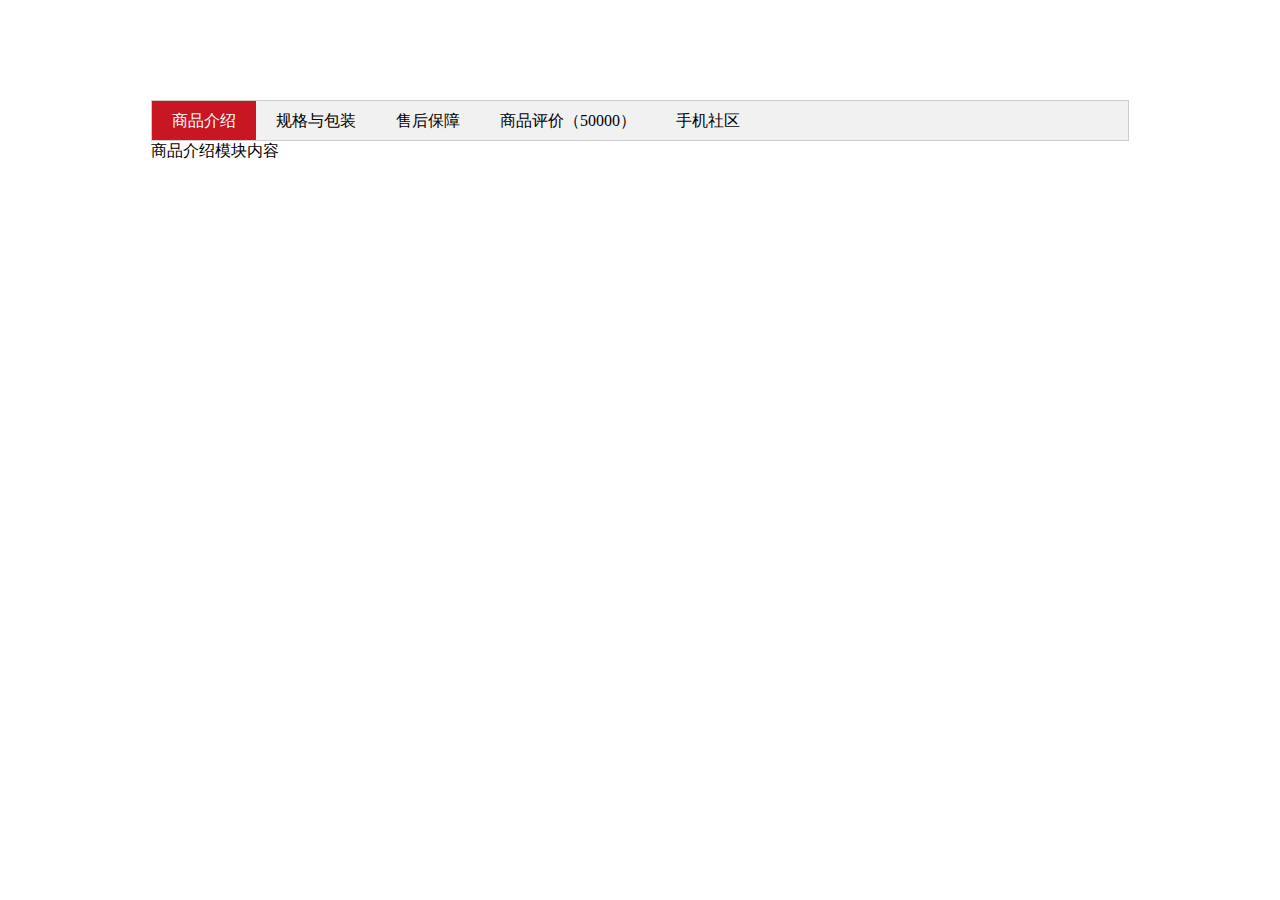
<file: 02-tab栏切换.html>
<!DOCTYPE html>
<html lang="en">

<head>
    <meta charset="UTF-8">
    <meta name="viewport" content="width=device-width, initial-scale=1.0">
    <meta http-equiv="X-UA-Compatible" content="ie=edge">
    <title>Document</title>
    <style>
        * {
            margin: 0;
            padding: 0;
        }
        
        li {
            list-style-type: none;
        }
        
        .tab {
            width: 978px;
            margin: 100px auto;
        }
        
        .tab_list {
            height: 39px;
            border: 1px solid #ccc;
            background-color: #f1f1f1;
        }
        
        .tab_list li {
            float: left;
            height: 39px;
            line-height: 39px;
            padding: 0 20px;
            text-align: center;
            cursor: pointer;
        }
        
        .tab_list .current {
            background-color: #c81623;
            color: #fff;
        }
        
        .item_info {
            padding: 20px 0 0 20px;
        }
        
        .item {
            display: none;
        }
    </style>
    <script src="jquery.min.js"></script>
</head>

<body>
    <div class="tab">
        <div class="tab_list">
            <ul>
                <li class="current">商品介绍</li>
                <li>规格与包装</li>
                <li>售后保障</li>
                <li>商品评价（50000）</li>
                <li>手机社区</li>
            </ul>
        </div>
        <div class="tab_con">
            <div class="item" style="display: block;">
                商品介绍模块内容
            </div>
            <div class="item">
                规格与包装模块内容
            </div>
            <div class="item">
                售后保障模块内容
            </div>
            <div class="item">
                商品评价（50000）模块内容
            </div>
            <div class="item">
                手机社区模块内容
            </div>

        </div>
    </div>
    <script>
        $(function() {
            $(".tab_list li").click(function() {
                $(this).addClass("current");
                $(this).siblings().removeClass("current");
                var index = $(this).index();
                // var item = $(".tab_con .item").eq(index);
                // item.css("display", "block").siblings().css("display", "none");
                $(".tab_con .item").eq(index).show().siblings().hide();
            })
        })
    </script>
</body>

</html>
</file>
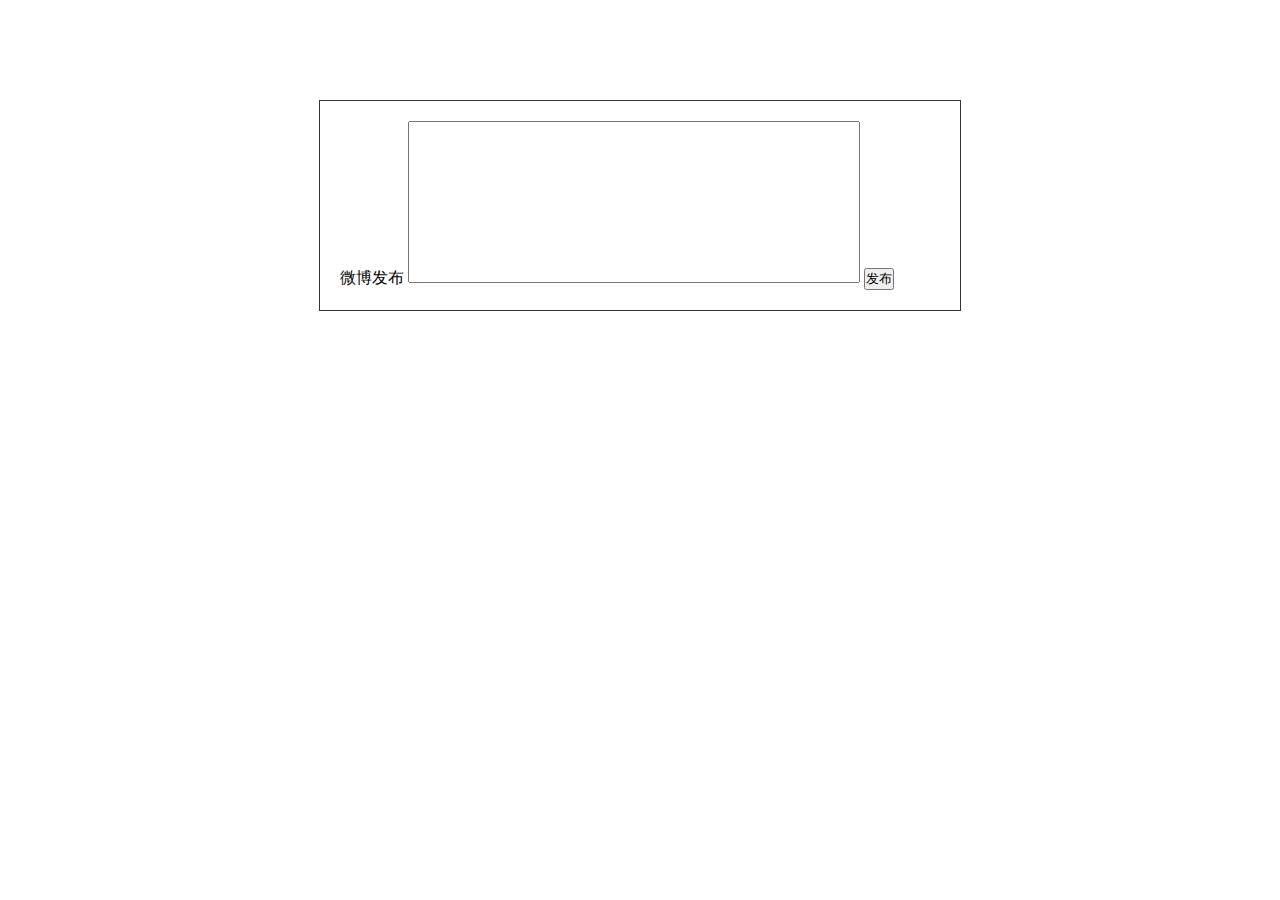
<file: 03-微博发布案例.html>
<!DOCTYPE html>
<html lang="en">

<head>
    <meta charset="UTF-8">
    <meta http-equiv="X-UA-Compatible" content="IE=edge">
    <meta name="viewport" content="width=device-width, initial-scale=1.0">
    <title>Document</title>
    <style>
        * {
            margin: 0;
            padding: 0;
        }
        
        .box {
            width: 600px;
            margin: 100px auto;
            border: 1px solid #333;
            padding: 20px;
        }
        
        textarea {
            width: 450px;
            height: 160px;
            outline: none;
            resize: none;
        }
        
        ul {
            width: 450px;
            list-style: none;
            margin-left: 70px;
        }
        
        ul li {
            line-height: 25px;
            border-bottom: 1px dashed #ccc;
        }
        
        ul li a {
            float: right;
        }
    </style>
    <script src="jquery.min.js"></script>
</head>

<body>
    <div class="box" id="weibo">
        <span>微博发布</span>
        <textarea name="" id="" cols="30" rows="10" class="txt"></textarea>
        <button class="btn">发布</button>
        <ul></ul>
    </div>


    <script>
        $(function() {
            $(".btn").click(function() {
                var li = $("<li></li>");
                li.html($(".txt").val() + "<a href='javascript:;'>删除</a>");
                $("ul").prepend(li);
                li.slideDown();
            })

            $("ul").on("click", "a", function() {
                $(this).parent().slideUp(function() {
                    $(this).remove();
                });
            })
        })
    </script>


</body>

</html>
</file>
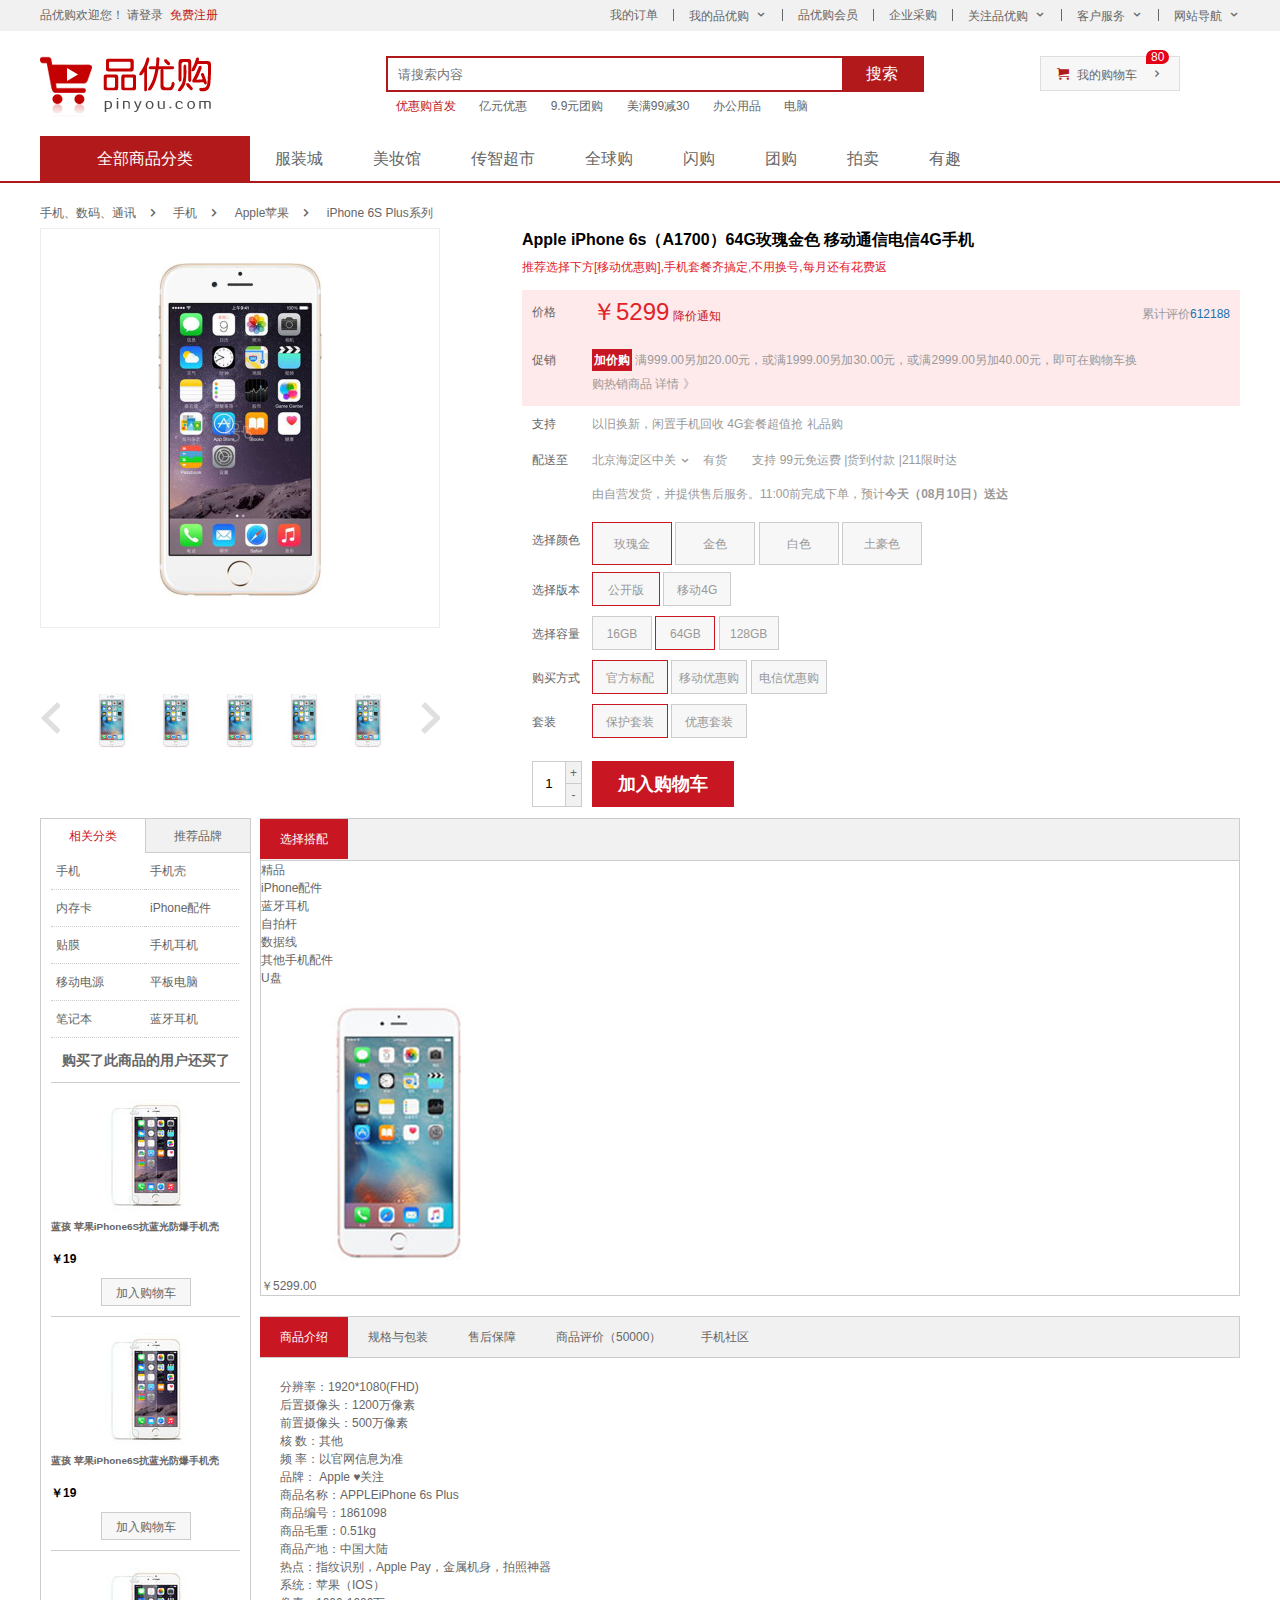
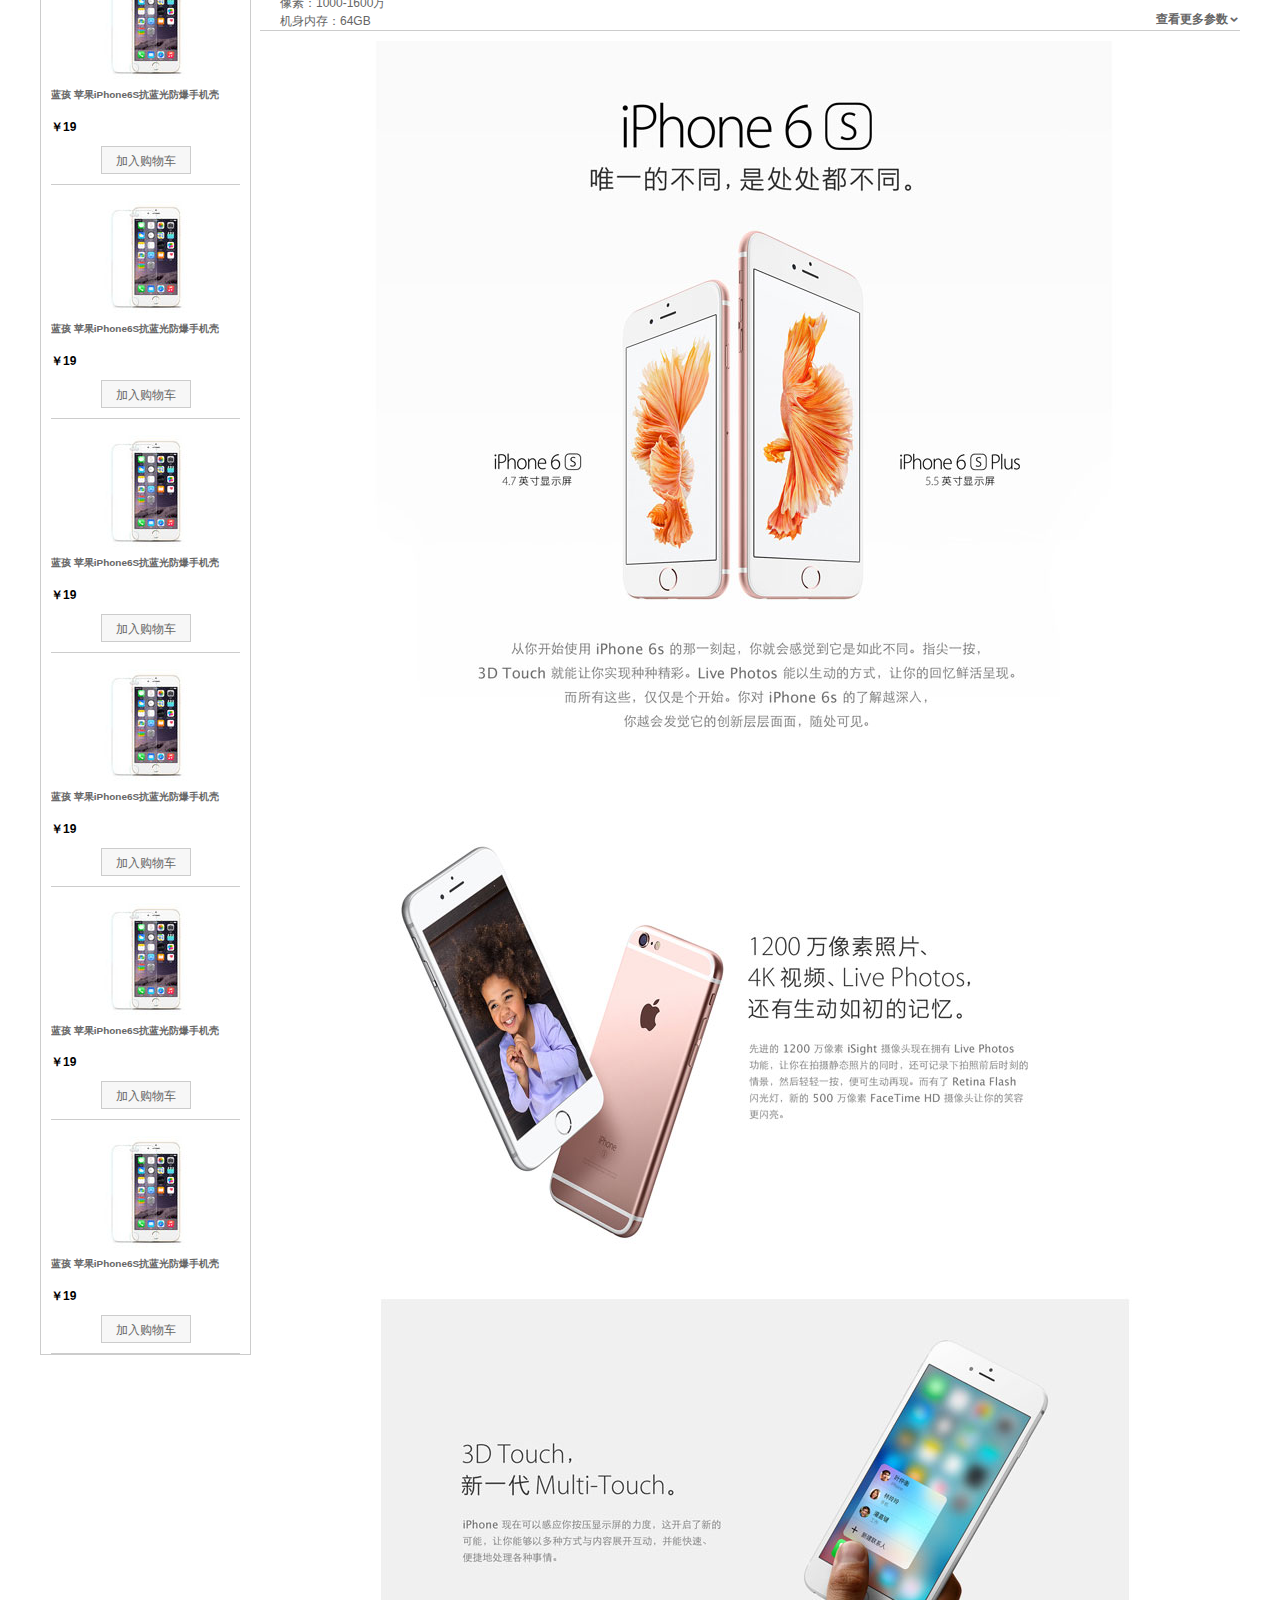
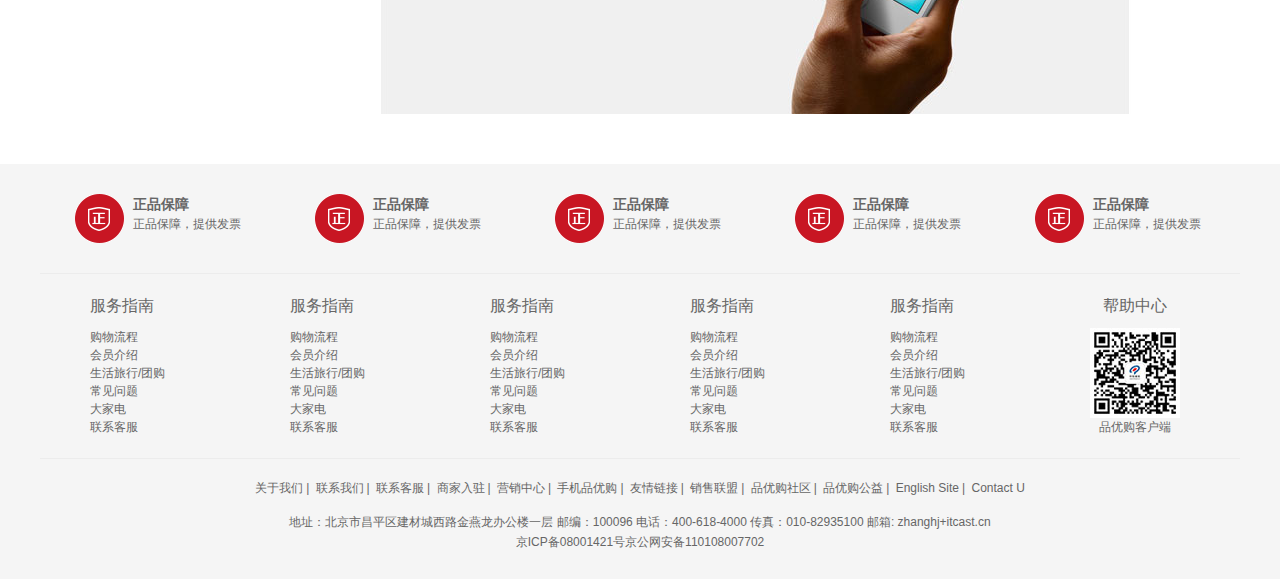
<file: 09-图片懒加载/shoping/detail.html>
<!DOCTYPE html>
<html lang="en">

<head>
    <meta charset="UTF-8">
    <meta http-equiv="X-UA-Compatible" content="IE=edge">
    <meta name="viewport" content="width=device-width, initial-scale=1.0">
    <title>品优购商城-综合网购首选-正品低价、品质保障、配送及时、轻松购物！</title>
    <!-- 网站说明 -->
    <meta name="description" content="品优购商城-专业的综合网上购物商城,销售家电、数码通讯、电脑、家居百货、服装服饰、母婴、图书、食品等数万个品牌优质商品.便捷、诚信的服务，为您提供愉悦的网上购物体验!" />
    <!-- 关键字 -->
    <meta name="keywords" content="网上购物,网上商城,手机,笔记本,电脑,MP3,CD,VCD,DV,相机,数码,配件,手表,存储卡,京东" />

    <link rel="stylesheet" href="css/base.css">
    <link rel="stylesheet" href="css/common.css">
    <link rel="stylesheet" href="css/detail.css">
    <link rel="shortcut icon" href="favicon.ico" type="image/x-icon">
    <!-- 引入js文件 -->
    <script src="js/detail.js"></script>
</head>

<body>
    <!-- 快捷导航模块  start-->
    <section class="shortcut">
        <div class="w">
            <div class="fl">
                <ul>
                    <li>品优购欢迎您！&nbsp;</li>
                    <li>
                        <a href="#">请登录</a>&nbsp;
                        <a href="register.html" class="style_red">免费注册</a>
                    </li>
                </ul>
            </div>
            <div class="fr">
                <ul>
                    <li> <a href="#">我的订单</a></li>
                    <li></li>
                    <li class="arrow-icon"> <a href="#">我的品优购</a></li>
                    <li></li>
                    <li><a href="#">品优购会员</a></li>
                    <li></li>
                    <li><a href="#">企业采购</a> </li>
                    <li></li>
                    <li class="arrow-icon"><a href="#">关注品优购</a></li>
                    <li></li>
                    <li class="arrow-icon"><a href="#">客户服务</a></li>
                    <li></li>
                    <li class="arrow-icon"><a href="#">网站导航</a></li>
                </ul>
            </div>
        </div>
    </section>
    <!-- 快捷导航模块 end -->

    <!-- header头部模块 start-->
    <header class="header w">
        <!-- logo模块 -->
        <div class="logo">
            <h1>
                <a href="index.html" title="品优购商城">品优购商城</a>
            </h1>
        </div>
        <!-- search搜索模块 -->
        <div class="search">
            <input type="search" placeholder="请搜索内容" name="" id="">
            <button>搜索</button>
        </div>
        <div class="hotwords">
            <a href="#" class="style_red">优惠购首发</a>
            <a href="#">亿元优惠</a>
            <a href="#">9.9元团购</a>
            <a href="#">美满99减30</a>
            <a href="#">办公用品</a>
            <a href="#">电脑</a>
        </div>
        <!-- 购物车模块 -->
        <div class="shopcar">
            我的购物车
            <i class="count">80</i>
        </div>

    </header>
    <!-- header头部模块 end-->

    <!-- nav模块 start -->
    <div class="nav">
        <div class="w">
            <div class="dropdown">
                <div class="dt">全部商品分类</div>
                <div class="dd" style="display: none;">
                    <ul>
                        <li><a href="#">家用电器</a></li>
                        <li><a href="list.html">手机、数码、通信</a></li>
                        <li><a href="#">电脑、办公</a></li>
                        <li><a href="#">家居、家具、家装、厨具</a></li>
                        <li><a href="#">男装、女装、童装、内衣</a></li>
                        <li><a href="#">个户化妆、清洁用品、宠物</a></li>
                        <li><a href="#">鞋靴、箱包、珠宝、奢侈品</a></li>
                        <li><a href="#">运动户外、钟表</a></li>
                        <li><a href="#">汽车、汽车用品</a></li>
                        <li><a href="#">母婴、玩具乐器</a></li>
                        <li><a href="#">食品、酒类、生鲜、特产</a></li>
                        <li><a href="#">医药保健</a></li>
                        <li><a href="#">图书、音像、电子书</a></li>
                        <li><a href="#">彩票、旅行、充值、票务</a></li>
                        <li><a href="#">理财、众筹、白条、保险</a></li>
                    </ul>
                </div>
            </div>
            <div class="navitems">
                <ul>
                    <li><a href="#">服装城</a></li>
                    <li><a href="#">美妆馆</a></li>
                    <li><a href="#">传智超市</a></li>
                    <li><a href="#">全球购</a></li>
                    <li><a href="#">闪购</a></li>
                    <li><a href="#">团购</a></li>
                    <li><a href="#">拍卖</a></li>
                    <li><a href="#">有趣</a></li>
                </ul>
            </div>
        </div>
    </div>
    <!-- nav模块 end -->

    <!-- 产品详情 start -->
    <div class="w de_container">
        <!-- 面包屑导航 -->
        <div class="crumb_wrap">
            <a href="#">手机、数码、通讯</a>
            <a href="#">手机</a>
            <a href="#">Apple苹果</a>
            <a href="#">iPhone 6S Plus系列</a>
        </div>
        <!-- 产品介绍模块 -->
        <div class="product_intro clearfix">
            <div class="preview_wrap">
                <div class="preview_img">
                    <img src="upload/iPhone.png" alt="">
                    <div class="mask"></div>
                    <div class="big"><img src="upload/big.jpg" alt="" class="big_img"></div>
                </div>
                <div class="preview_list">
                    <a href="#" class="arrow_prev"></a>
                    <a href="#" class="arrow_next"></a>
                    <ul class="preview_items">
                        <li>
                            <img src="upload/pre.jpg" alt="">
                        </li>
                        <li>
                            <img src="upload/pre.jpg" alt="">
                        </li>
                        <li>
                            <img src="upload/pre.jpg" alt="">
                        </li>
                        <li>
                            <img src="upload/pre.jpg" alt="">
                        </li>
                        <li>
                            <img src="upload/pre.jpg" alt="">
                        </li>
                    </ul>
                </div>
            </div>
            <div class="itemInfo_wrap">
                <div class="sku_name">
                    Apple iPhone 6s（A1700）64G玫瑰金色 移动通信电信4G手机
                </div>
                <div class="news">推荐选择下方[移动优惠购],手机套餐齐搞定,不用换号,每月还有花费返</div>
                <div class="summary">
                    <dl class="summary_price">
                        <dt>价格</dt>
                        <dd>
                            <i class="price">￥5299</i>
                            <a href="#">降价通知</a>
                            <div class="remark">累计评价<em>612188</em></div>
                        </dd>
                    </dl>
                    <dl class="summary_promotion">
                        <dt>促销</dt>
                        <dd>
                            <em>加价购</em> 满999.00另加20.00元，或满1999.00另加30.00元，或满2999.00另加40.00元，即可在购物车换 购热销商品 详情 》
                        </dd>
                    </dl>
                    <dl class="summary_support">
                        <dt>支持</dt>
                        <dd>
                            <a href="#">以旧换新，闲置手机回收 4G套餐超值抢 礼品购</a>
                        </dd>
                    </dl>
                    <dl class="summary_stock">
                        <dt>配送至</dt>
                        <dd>
                            <div class="stock_address">
                                北京海淀区中关
                            </div>
                            <div class="stock_prompt">有货</div>
                            <div class="stock_support">支持 99元免运费 |货到付款 |211限时达</div>
                        </dd>
                    </dl>
                    <dl class="summary_supply">
                        <dt>&nbsp;</dt>
                        <dd>
                            由自营发货，并提供售后服务。11:00前完成下单，预计<em>今天（08月10日）送达</em>
                        </dd>
                    </dl>
                    <dl class="choose_color">
                        <dt>选择颜色</dt>
                        <dd>
                            <a href="javascript:;" class="current">玫瑰金</a>
                            <a href="javascript:;">金色</a>
                            <a href="javascript:;">白色</a>
                            <a href="javascript:;">土豪色</a>
                        </dd>
                    </dl>
                    <dl class="choose_version">
                        <dt>选择版本</dt>
                        <dd>
                            <a href="javascript:;" class="current">公开版</a>
                            <a href="javascript:;">移动4G</a>
                        </dd>
                    </dl>
                    <dl class="choose_volume">
                        <dt>选择容量</dt>
                        <dd>
                            <a href="javascript:;">16GB</a>
                            <a href="javascript:;" class="current">64GB</a>
                            <a href="javascript:;">128GB</a>
                        </dd>
                    </dl>
                    <dl class="choose_type">
                        <dt>购买方式</dt>
                        <dd>
                            <a href="javascript:;" class="current">官方标配</a>
                            <a href="javascript:;">移动优惠购</a>
                            <a href="javascript:;">电信优惠购</a>
                        </dd>
                    </dl>
                    <dl class="choose_suit">
                        <dt>套装</dt>
                        <dd>
                            <a href="javascript:;" class="current">保护套装</a>
                            <a href="javascript:;">优惠套装</a>
                        </dd>
                    </dl>
                    <div class="choose_btns">
                        <div class="choose_amount">
                            <input type="text" value="1">
                            <a href="javascript:;" class="add">+</a>
                            <a href="javascript:;" class="reduce">-</a>
                        </div>
                        <a href="#" class="addcar">加入购物车</a>
                    </div>
                </div>
            </div>

        </div>

        <!-- 产品细节模块 start -->
        <div class="product_detail clearfix">
            <!-- 侧边栏 aside -->
            <div class="aside fl">
                <div class="tab_list">
                    <ul>
                        <li class="first_tab current">相关分类</li>
                        <li class="second_tab">推荐品牌</li>
                    </ul>
                </div>
                <div class="category">
                    <ul class="clearfix">
                        <li><a href="#">手机</a></li>
                        <li><a href="#">手机壳</a></li>
                        <li><a href="#">内存卡</a></li>
                        <li><a href="#">iPhone配件</a></li>
                        <li><a href="#">贴膜</a></li>
                        <li><a href="#">手机耳机</a></li>
                        <li><a href="#">移动电源</a></li>
                        <li><a href="#">平板电脑</a></li>
                        <li><a href="#">笔记本</a></li>
                        <li><a href="#">蓝牙耳机</a></li>
                    </ul>
                </div>
                <h4>购买了此商品的用户还买了</h4>
                <div class="tab_con">
                    <ul>
                        <li>
                            <img src="upload/aside_img.jpg" alt="">
                            <h5>蓝孩 苹果iPhone6S抗蓝光防爆手机壳</h5>
                            <div class="aside_price">￥19</div>
                            <a href="#" class="as_addcar">加入购物车</a>
                        </li>
                        <li>
                            <img src="upload/aside_img.jpg" alt="">
                            <h5>蓝孩 苹果iPhone6S抗蓝光防爆手机壳</h5>
                            <div class="aside_price">￥19</div>
                            <a href="#" class="as_addcar">加入购物车</a>
                        </li>
                        <li>
                            <img src="upload/aside_img.jpg" alt="">
                            <h5>蓝孩 苹果iPhone6S抗蓝光防爆手机壳</h5>
                            <div class="aside_price">￥19</div>
                            <a href="#" class="as_addcar">加入购物车</a>
                        </li>
                        <li>
                            <img src="upload/aside_img.jpg" alt="">
                            <h5>蓝孩 苹果iPhone6S抗蓝光防爆手机壳</h5>
                            <div class="aside_price">￥19</div>
                            <a href="#" class="as_addcar">加入购物车</a>
                        </li>
                        <li>
                            <img src="upload/aside_img.jpg" alt="">
                            <h5>蓝孩 苹果iPhone6S抗蓝光防爆手机壳</h5>
                            <div class="aside_price">￥19</div>
                            <a href="#" class="as_addcar">加入购物车</a>
                        </li>
                        <li>
                            <img src="upload/aside_img.jpg" alt="">
                            <h5>蓝孩 苹果iPhone6S抗蓝光防爆手机壳</h5>
                            <div class="aside_price">￥19</div>
                            <a href="#" class="as_addcar">加入购物车</a>
                        </li>
                        <li>
                            <img src="upload/aside_img.jpg" alt="">
                            <h5>蓝孩 苹果iPhone6S抗蓝光防爆手机壳</h5>
                            <div class="aside_price">￥19</div>
                            <a href="#" class="as_addcar">加入购物车</a>
                        </li>
                        <li>
                            <img src="upload/aside_img.jpg" alt="">
                            <h5>蓝孩 苹果iPhone6S抗蓝光防爆手机壳</h5>
                            <div class="aside_price">￥19</div>
                            <a href="#" class="as_addcar">加入购物车</a>
                        </li>
                    </ul>
                </div>
            </div>

            <!-- choose -->
            <div class="choose fr">
                <div class="choose_tab_list">
                    <ul>
                        <li class="current">选择搭配</li>
                    </ul>
                </div>
                <div class="choose_tab_con">
                    <div>
                        <ul class="category_list clearfix">
                            <li>精品</li>
                            <li>iPhone配件</li>
                            <li>蓝牙耳机</li>
                            <li>自拍杆</li>
                            <li>数据线</li>
                            <li>其他手机配件</li>
                            <li>U盘</li>
                        </ul>
                    </div>

                    <div class="choose_product_list">
                        <ul>
                            <li>
                                <img src="upload/mobile.jpg" alt="">
                                <div>￥5299.00</div>
                            </li>
                        </ul>
                    </div>

                    <div class="choose_addcar"></div>

                </div>
            </div>

            <!-- detail -->
            <div class="detail fr">
                <div class="detail_tab_list">
                    <ul>
                        <li class="current">商品介绍</li>
                        <li>规格与包装</li>
                        <li>售后保障</li>
                        <li>商品评价（50000）</li>
                        <li>手机社区</li>
                    </ul>
                </div>
                <div class="detail_tab_con">
                    <div class="item">
                        <div class="item_info">
                            <ul>
                                <li>分辨率：1920*1080(FHD)</li>
                                <li>后置摄像头：1200万像素</li>
                                <li>前置摄像头：500万像素</li>
                                <li>核 数：其他</li>
                                <li>频 率：以官网信息为准</li>
                                <li>品牌： Apple ♥关注</li>
                                <li>商品名称：APPLEiPhone 6s Plus</li>
                                <li>商品编号：1861098</li>
                                <li>商品毛重：0.51kg</li>
                                <li>商品产地：中国大陆</li>
                                <li>热点：指纹识别，Apple Pay，金属机身，拍照神器</li>
                                <li>系统：苹果（IOS）</li>
                                <li>像素：1000-1600万</li>
                                <li>机身内存：64GB</li>
                            </ul>
                            <p><a href="#" class="more">查看更多参数</a></p>
                        </div>

                        <img src="upload/detail_img1.jpg" alt="">
                        <img src="upload/detail_img2.jpg" alt="">
                        <img src="upload/detail_img3.jpg" alt="">
                    </div>
                </div>
            </div>
        </div>
        <!-- 产品细节模块 end -->
    </div>
    <!-- 产品详情 end -->



    <!-- footer底部模块 start -->
    <footer class="footer">
        <div class="w">
            <div class="mode_service">
                <ul>
                    <li>
                        <h5></h5>
                        <div class="service_txt">
                            <h4>正品保障</h4>
                            <p>正品保障，提供发票</p>
                        </div>
                    </li>
                    <li>
                        <h5></h5>
                        <div class="service_txt">
                            <h4>正品保障</h4>
                            <p>正品保障，提供发票</p>
                        </div>
                    </li>
                    <li>
                        <h5></h5>
                        <div class="service_txt">
                            <h4>正品保障</h4>
                            <p>正品保障，提供发票</p>
                        </div>
                    </li>
                    <li>
                        <h5></h5>
                        <div class="service_txt">
                            <h4>正品保障</h4>
                            <p>正品保障，提供发票</p>
                        </div>
                    </li>
                    <li>
                        <h5></h5>
                        <div class="service_txt">
                            <h4>正品保障</h4>
                            <p>正品保障，提供发票</p>
                        </div>
                    </li>
                </ul>
            </div>
            <div class="mode_help">
                <dl>
                    <dt>服务指南</dt>
                    <dd><a href="#">购物流程</a></dd>
                    <dd><a href="#">会员介绍</a></dd>
                    <dd><a href="#">生活旅行/团购</a></dd>
                    <dd><a href="#">常见问题</a></dd>
                    <dd><a href="#">大家电</a></dd>
                    <dd><a href="#">联系客服</a></dd>
                </dl>
                <dl>
                    <dt>服务指南</dt>
                    <dd><a href="#">购物流程</a></dd>
                    <dd><a href="#">会员介绍</a></dd>
                    <dd><a href="#">生活旅行/团购</a></dd>
                    <dd><a href="#">常见问题</a></dd>
                    <dd><a href="#">大家电</a></dd>
                    <dd><a href="#">联系客服</a></dd>
                </dl>
                <dl>
                    <dt>服务指南</dt>
                    <dd><a href="#">购物流程</a></dd>
                    <dd><a href="#">会员介绍</a></dd>
                    <dd><a href="#">生活旅行/团购</a></dd>
                    <dd><a href="#">常见问题</a></dd>
                    <dd><a href="#">大家电</a></dd>
                    <dd><a href="#">联系客服</a></dd>
                </dl>
                <dl>
                    <dt>服务指南</dt>
                    <dd><a href="#">购物流程</a></dd>
                    <dd><a href="#">会员介绍</a></dd>
                    <dd><a href="#">生活旅行/团购</a></dd>
                    <dd><a href="#">常见问题</a></dd>
                    <dd><a href="#">大家电</a></dd>
                    <dd><a href="#">联系客服</a></dd>
                </dl>
                <dl>
                    <dt>服务指南</dt>
                    <dd><a href="#">购物流程</a></dd>
                    <dd><a href="#">会员介绍</a></dd>
                    <dd><a href="#">生活旅行/团购</a></dd>
                    <dd><a href="#">常见问题</a></dd>
                    <dd><a href="#">大家电</a></dd>
                    <dd><a href="#">联系客服</a></dd>
                </dl>
                <dl>
                    <dt>帮助中心</dt>
                    <dd>
                        <img src="images/wx_cz.jpg" alt=""> 品优购客户端
                    </dd>
                </dl>
            </div>
            <div class="mode_copyright">
                <div class="links">
                    <a href="#">关于我们</a>|
                    <a href="#">联系我们</a>|
                    <a href="#">联系客服</a>|
                    <a href="#">商家入驻</a>|
                    <a href="#">营销中心</a>|
                    <a href="#">手机品优购</a>|
                    <a href="#">友情链接</a>|
                    <a href="#">销售联盟</a>|
                    <a href="#">品优购社区</a>|
                    <a href="#">品优购公益</a>|
                    <a href="#">English Site</a>|
                    <a href="#">Contact U</a>
                </div>
                <div class="copyright">
                    地址：北京市昌平区建材城西路金燕龙办公楼一层 邮编：100096 电话：400-618-4000 传真：010-82935100 邮箱: zhanghj+itcast.cn <br> 京ICP备08001421号京公网安备110108007702
                </div>
            </div>
        </div>
    </footer>
    <!-- footer底部模块 end -->

</body>

</html>
</file>
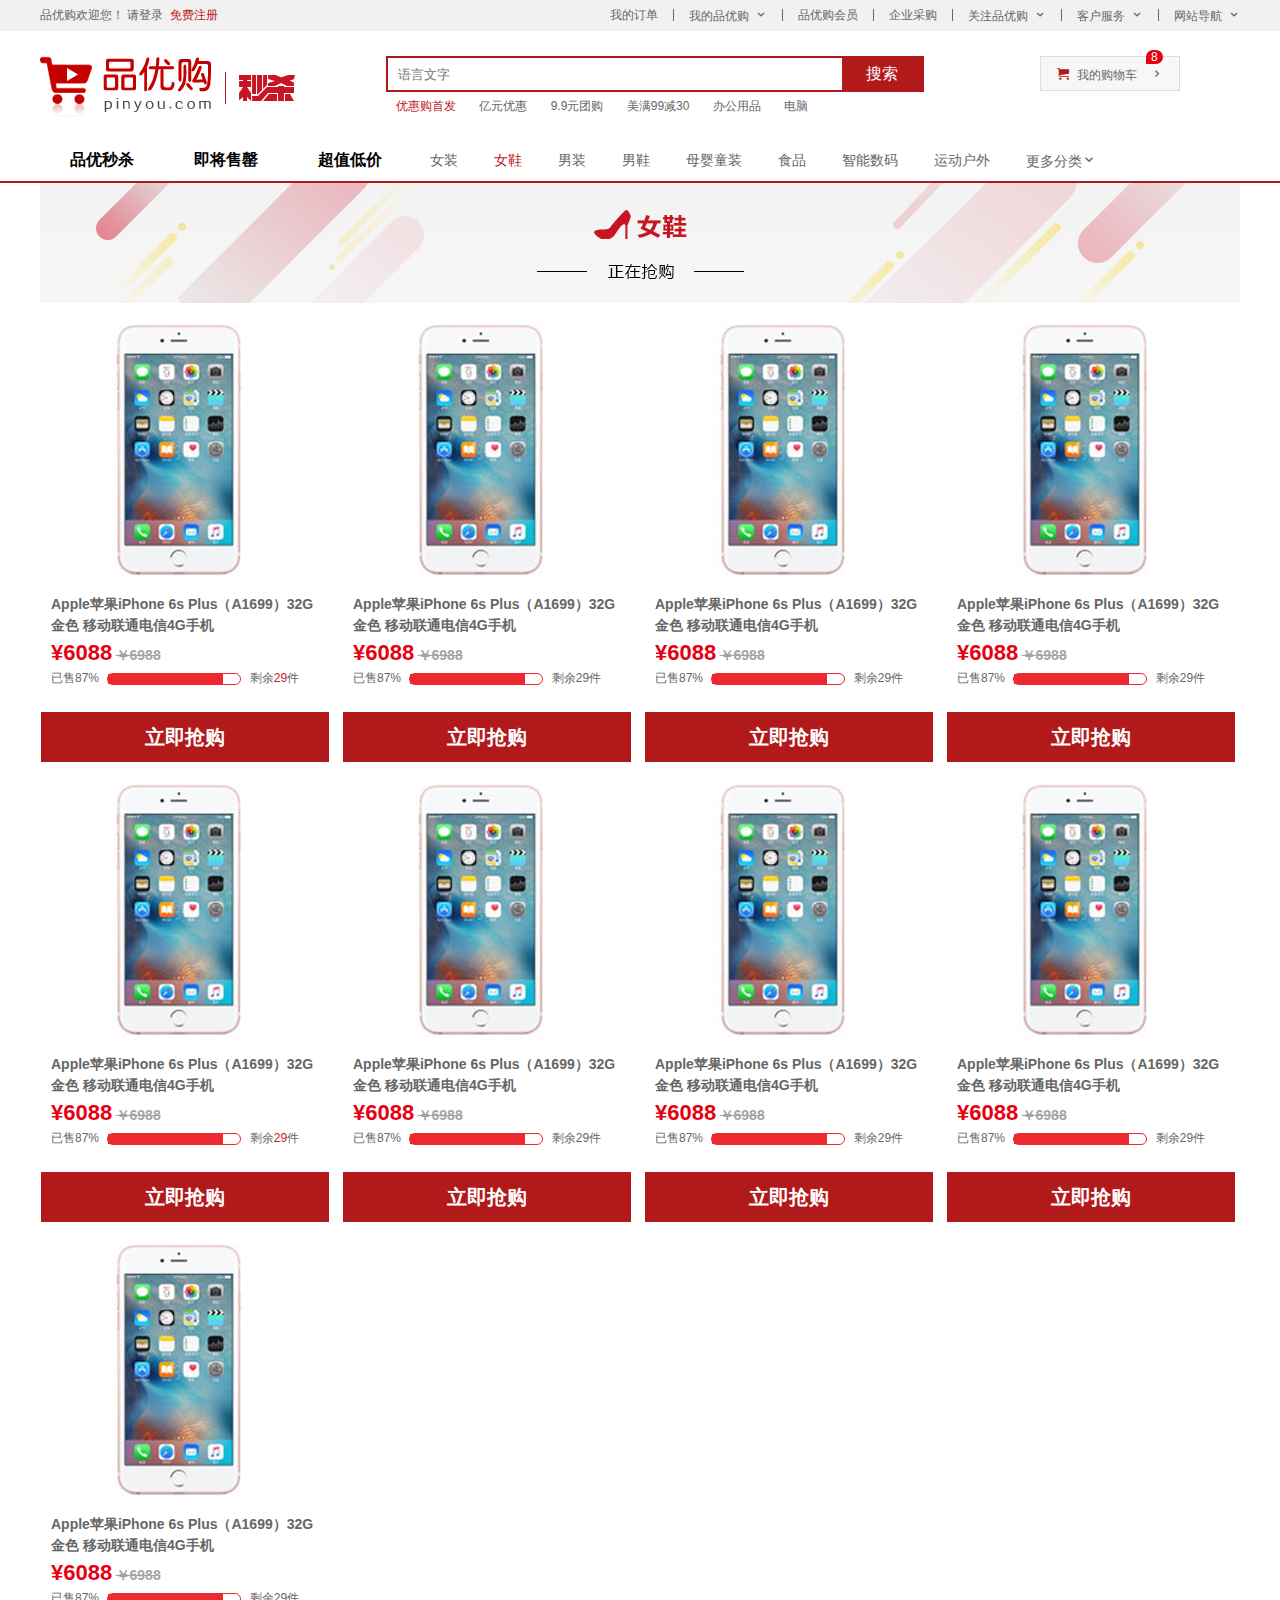
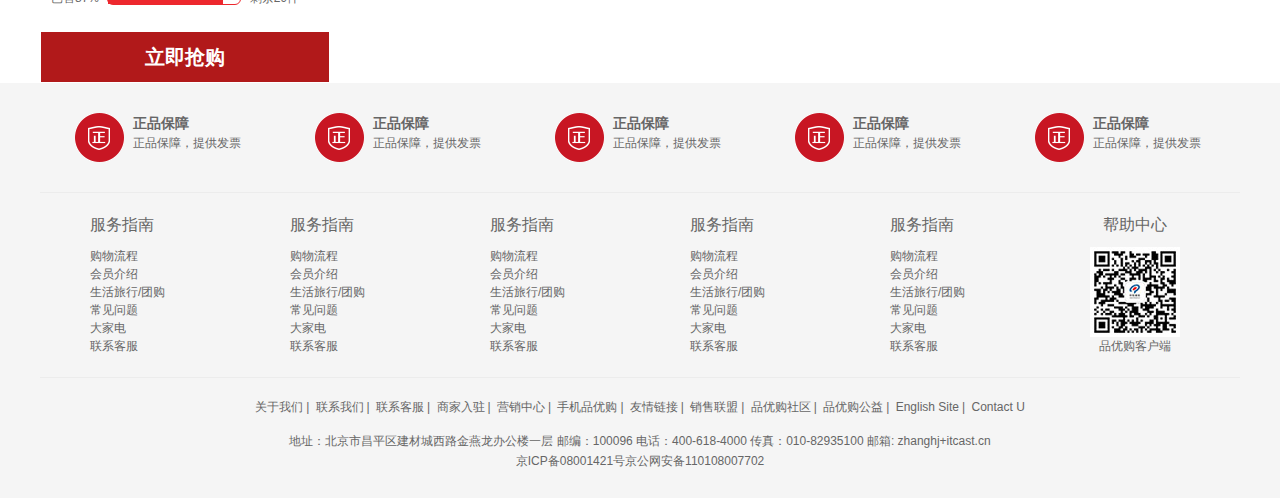
<file: 09-图片懒加载/shoping/list.html>
<!DOCTYPE html>
<html lang="en">

<head>
    <meta charset="UTF-8">
    <meta http-equiv="X-UA-Compatible" content="IE=edge">
    <meta name="viewport" content="width=device-width, initial-scale=1.0">
    <title>列表页-综合网购首选-正品低价、品质保障、配送及时、轻松购物！</title>
    <!-- 网站说明 -->
    <meta name="description" content="品优购商城-专业的综合网上购物商城,销售家电、数码通讯、电脑、家居百货、服装服饰、母婴、图书、食品等数万个品牌优质商品.便捷、诚信的服务，为您提供愉悦的网上购物体验!" />
    <!-- 关键字 -->
    <meta name="keywords" content="网上购物,网上商城,手机,笔记本,电脑,MP3,CD,VCD,DV,相机,数码,配件,手表,存储卡,京东" />

    <link rel="stylesheet" href="css/base.css">
    <link rel="stylesheet" href="css/common.css">
    <link rel="stylesheet" href="css/list.css">
    <link rel="shortcut icon" href="favicon.ico" type="image/x-icon">
</head>

<body>
    <!-- 快捷导航模块  start-->
    <section class="shortcut">
        <div class="w">
            <div class="fl">
                <ul>
                    <li>品优购欢迎您！&nbsp;</li>
                    <li>
                        <a href="#">请登录</a>&nbsp;
                        <a href="register.html" class="style_red">免费注册</a>
                    </li>
                </ul>
            </div>
            <div class="fr">
                <ul>
                    <li>我的订单</li>
                    <li></li>
                    <li class="arrow-icon">我的品优购</li>
                    <li></li>
                    <li>品优购会员</li>
                    <li></li>
                    <li>企业采购</li>
                    <li></li>
                    <li class="arrow-icon">关注品优购</li>
                    <li></li>
                    <li class="arrow-icon">客户服务</li>
                    <li></li>
                    <li class="arrow-icon">网站导航</li>
                </ul>
            </div>
        </div>
    </section>
    <!-- 快捷导航模块 end -->

    <!-- header头部模块 start-->
    <header class="header w">
        <!-- logo模块 -->
        <div class="logo">
            <h1>
                <a href="index.html" title="品优购商城">品优购商城</a>
            </h1>
        </div>
        <!-- 列表页秒杀模块 -->
        <div class="sk">
            <img src="images/sk.png" alt="">
        </div>
        <!-- search搜索模块 -->
        <div class="search">
            <input type="search" placeholder="语言文字" name="" id="">
            <button>搜索</button>
        </div>
        <div class="hotwords">
            <a href="#" class="style_red">优惠购首发</a>
            <a href="#">亿元优惠</a>
            <a href="#">9.9元团购</a>
            <a href="#">美满99减30</a>
            <a href="#">办公用品</a>
            <a href="#">电脑</a>
        </div>
        <!-- 购物车模块 -->
        <div class="shopcar">
            我的购物车
            <i class="count">8</i>
        </div>

    </header>
    <!-- header头部模块 end-->

    <!-- nav模块 start -->
    <div class="nav">
        <div class="w">
            <div class="sk_list">
                <ul>
                    <li><a href="#">品优秒杀</a></li>
                    <li><a href="#">即将售罄</a></li>
                    <li><a href="#">超值低价</a></li>
                </ul>

            </div>
            <div class="sk_con">
                <ul>
                    <li><a href="#">女装</a></li>
                    <li><a href="#" class="style_red">女鞋</a></li>
                    <li><a href="#">男装</a></li>
                    <li><a href="#">男鞋</a></li>
                    <li><a href="#">母婴童装</a></li>
                    <li><a href="#">食品</a></li>
                    <li><a href="#">智能数码</a></li>
                    <li><a href="#">运动户外</a></li>
                    <li><a href="#">更多分类</a></li>
                </ul>
            </div>
        </div>
    </div>
    <!-- nav模块 end -->

    <!-- 列表页主体 start -->
    <div class="sk_container w">
        <div class="sk_hd">
            <img src="upload/bg_03.png" alt="">
        </div>
        <div class="sk_bd">
            <ul class="clearfix">
                <li class="goods">
                    <img src="upload/mobile.jpg" alt="">
                    <h5 class="goods_title">Apple苹果iPhone 6s Plus（A1699）32G 金色 移动联通电信4G手机</h5>
                    <p class="goods_price"><em>¥6088</em> <del>￥6988</del></p>
                    <div class="goods_progress">
                        已售<i>87%</i>
                        <div class="bar">
                            <div class="bar_in"></div>
                        </div>
                        剩余<em class="style_red">29</em>件
                    </div>
                    <a href="#" class="goods_buy">立即抢购</a>
                </li>
                <li class="goods">
                    <img src="upload/mobile.jpg" alt="">
                    <h5 class="goods_title">Apple苹果iPhone 6s Plus（A1699）32G 金色 移动联通电信4G手机</h5>
                    <p class="goods_price"><em>¥6088</em> <del>￥6988</del></p>
                    <div class="goods_progress">
                        已售<i>87%</i>
                        <div class="bar">
                            <div class="bar_in"></div>
                        </div>
                        剩余<em>29</em>件
                    </div>
                    <a href="#" class="goods_buy">立即抢购</a>
                </li>
                <li class="goods">
                    <img src="upload/mobile.jpg" alt="">
                    <h5 class="goods_title">Apple苹果iPhone 6s Plus（A1699）32G 金色 移动联通电信4G手机</h5>
                    <p class="goods_price"><em>¥6088</em> <del>￥6988</del></p>
                    <div class="goods_progress">
                        已售<i>87%</i>
                        <div class="bar">
                            <div class="bar_in"></div>
                        </div>
                        剩余<em>29</em>件
                    </div>
                    <a href="#" class="goods_buy">立即抢购</a>
                </li>
                <li class="goods">
                    <img src="upload/mobile.jpg" alt="">
                    <h5 class="goods_title">Apple苹果iPhone 6s Plus（A1699）32G 金色 移动联通电信4G手机</h5>
                    <p class="goods_price"><em>¥6088</em> <del>￥6988</del></p>
                    <div class="goods_progress">
                        已售<i>87%</i>
                        <div class="bar">
                            <div class="bar_in"></div>
                        </div>
                        剩余<em>29</em>件
                    </div>
                    <a href="#" class="goods_buy">立即抢购</a>
                </li>

                <li class="goods">
                    <img src="upload/mobile.jpg" alt="">
                    <h5 class="goods_title">Apple苹果iPhone 6s Plus（A1699）32G 金色 移动联通电信4G手机</h5>
                    <p class="goods_price"><em>¥6088</em> <del>￥6988</del></p>
                    <div class="goods_progress">
                        已售<i>87%</i>
                        <div class="bar">
                            <div class="bar_in"></div>
                        </div>
                        剩余<em class="style_red">29</em>件
                    </div>
                    <a href="#" class="goods_buy">立即抢购</a>
                </li>
                <li class="goods">
                    <img src="upload/mobile.jpg" alt="">
                    <h5 class="goods_title">Apple苹果iPhone 6s Plus（A1699）32G 金色 移动联通电信4G手机</h5>
                    <p class="goods_price"><em>¥6088</em> <del>￥6988</del></p>
                    <div class="goods_progress">
                        已售<i>87%</i>
                        <div class="bar">
                            <div class="bar_in"></div>
                        </div>
                        剩余<em>29</em>件
                    </div>
                    <a href="#" class="goods_buy">立即抢购</a>
                </li>
                <li class="goods">
                    <img src="upload/mobile.jpg" alt="">
                    <h5 class="goods_title">Apple苹果iPhone 6s Plus（A1699）32G 金色 移动联通电信4G手机</h5>
                    <p class="goods_price"><em>¥6088</em> <del>￥6988</del></p>
                    <div class="goods_progress">
                        已售<i>87%</i>
                        <div class="bar">
                            <div class="bar_in"></div>
                        </div>
                        剩余<em>29</em>件
                    </div>
                    <a href="#" class="goods_buy">立即抢购</a>
                </li>
                <li class="goods">
                    <img src="upload/mobile.jpg" alt="">
                    <h5 class="goods_title">Apple苹果iPhone 6s Plus（A1699）32G 金色 移动联通电信4G手机</h5>
                    <p class="goods_price"><em>¥6088</em> <del>￥6988</del></p>
                    <div class="goods_progress">
                        已售<i>87%</i>
                        <div class="bar">
                            <div class="bar_in"></div>
                        </div>
                        剩余<em>29</em>件
                    </div>
                    <a href="#" class="goods_buy">立即抢购</a>
                </li>
                <li class="goods">
                    <img src="upload/mobile.jpg" alt="">
                    <h5 class="goods_title">Apple苹果iPhone 6s Plus（A1699）32G 金色 移动联通电信4G手机</h5>
                    <p class="goods_price"><em>¥6088</em> <del>￥6988</del></p>
                    <div class="goods_progress">
                        已售<i>87%</i>
                        <div class="bar">
                            <div class="bar_in"></div>
                        </div>
                        剩余<em>29</em>件
                    </div>
                    <a href="#" class="goods_buy">立即抢购</a>
                </li>
            </ul>
        </div>
    </div>
    <!-- 列表页主体 end -->

    <!-- footer底部模块 start -->
    <footer class="footer">
        <div class="w">
            <div class="mode_service">
                <ul>
                    <li>
                        <h5></h5>
                        <div class="service_txt">
                            <h4>正品保障</h4>
                            <p>正品保障，提供发票</p>
                        </div>
                    </li>
                    <li>
                        <h5></h5>
                        <div class="service_txt">
                            <h4>正品保障</h4>
                            <p>正品保障，提供发票</p>
                        </div>
                    </li>
                    <li>
                        <h5></h5>
                        <div class="service_txt">
                            <h4>正品保障</h4>
                            <p>正品保障，提供发票</p>
                        </div>
                    </li>
                    <li>
                        <h5></h5>
                        <div class="service_txt">
                            <h4>正品保障</h4>
                            <p>正品保障，提供发票</p>
                        </div>
                    </li>
                    <li>
                        <h5></h5>
                        <div class="service_txt">
                            <h4>正品保障</h4>
                            <p>正品保障，提供发票</p>
                        </div>
                    </li>
                </ul>
            </div>
            <div class="mode_help">
                <dl>
                    <dt>服务指南</dt>
                    <dd><a href="#">购物流程</a></dd>
                    <dd><a href="#">会员介绍</a></dd>
                    <dd><a href="#">生活旅行/团购</a></dd>
                    <dd><a href="#">常见问题</a></dd>
                    <dd><a href="#">大家电</a></dd>
                    <dd><a href="#">联系客服</a></dd>
                </dl>
                <dl>
                    <dt>服务指南</dt>
                    <dd><a href="#">购物流程</a></dd>
                    <dd><a href="#">会员介绍</a></dd>
                    <dd><a href="#">生活旅行/团购</a></dd>
                    <dd><a href="#">常见问题</a></dd>
                    <dd><a href="#">大家电</a></dd>
                    <dd><a href="#">联系客服</a></dd>
                </dl>
                <dl>
                    <dt>服务指南</dt>
                    <dd><a href="#">购物流程</a></dd>
                    <dd><a href="#">会员介绍</a></dd>
                    <dd><a href="#">生活旅行/团购</a></dd>
                    <dd><a href="#">常见问题</a></dd>
                    <dd><a href="#">大家电</a></dd>
                    <dd><a href="#">联系客服</a></dd>
                </dl>
                <dl>
                    <dt>服务指南</dt>
                    <dd><a href="#">购物流程</a></dd>
                    <dd><a href="#">会员介绍</a></dd>
                    <dd><a href="#">生活旅行/团购</a></dd>
                    <dd><a href="#">常见问题</a></dd>
                    <dd><a href="#">大家电</a></dd>
                    <dd><a href="#">联系客服</a></dd>
                </dl>
                <dl>
                    <dt>服务指南</dt>
                    <dd><a href="#">购物流程</a></dd>
                    <dd><a href="#">会员介绍</a></dd>
                    <dd><a href="#">生活旅行/团购</a></dd>
                    <dd><a href="#">常见问题</a></dd>
                    <dd><a href="#">大家电</a></dd>
                    <dd><a href="#">联系客服</a></dd>
                </dl>
                <dl>
                    <dt>帮助中心</dt>
                    <dd>
                        <img src="images/wx_cz.jpg" alt=""> 品优购客户端
                    </dd>
                </dl>
            </div>
            <div class="mode_copyright">
                <div class="links">
                    <a href="#">关于我们</a>|
                    <a href="#">联系我们</a>|
                    <a href="#">联系客服</a>|
                    <a href="#">商家入驻</a>|
                    <a href="#">营销中心</a>|
                    <a href="#">手机品优购</a>|
                    <a href="#">友情链接</a>|
                    <a href="#">销售联盟</a>|
                    <a href="#">品优购社区</a>|
                    <a href="#">品优购公益</a>|
                    <a href="#">English Site</a>|
                    <a href="#">Contact U</a>
                </div>
                <div class="copyright">
                    地址：北京市昌平区建材城西路金燕龙办公楼一层 邮编：100096 电话：400-618-4000 传真：010-82935100 邮箱: zhanghj+itcast.cn <br> 京ICP备08001421号京公网安备110108007702
                </div>
            </div>
        </div>
    </footer>
    <!-- footer底部模块 end -->
</body>

</html>
</file>
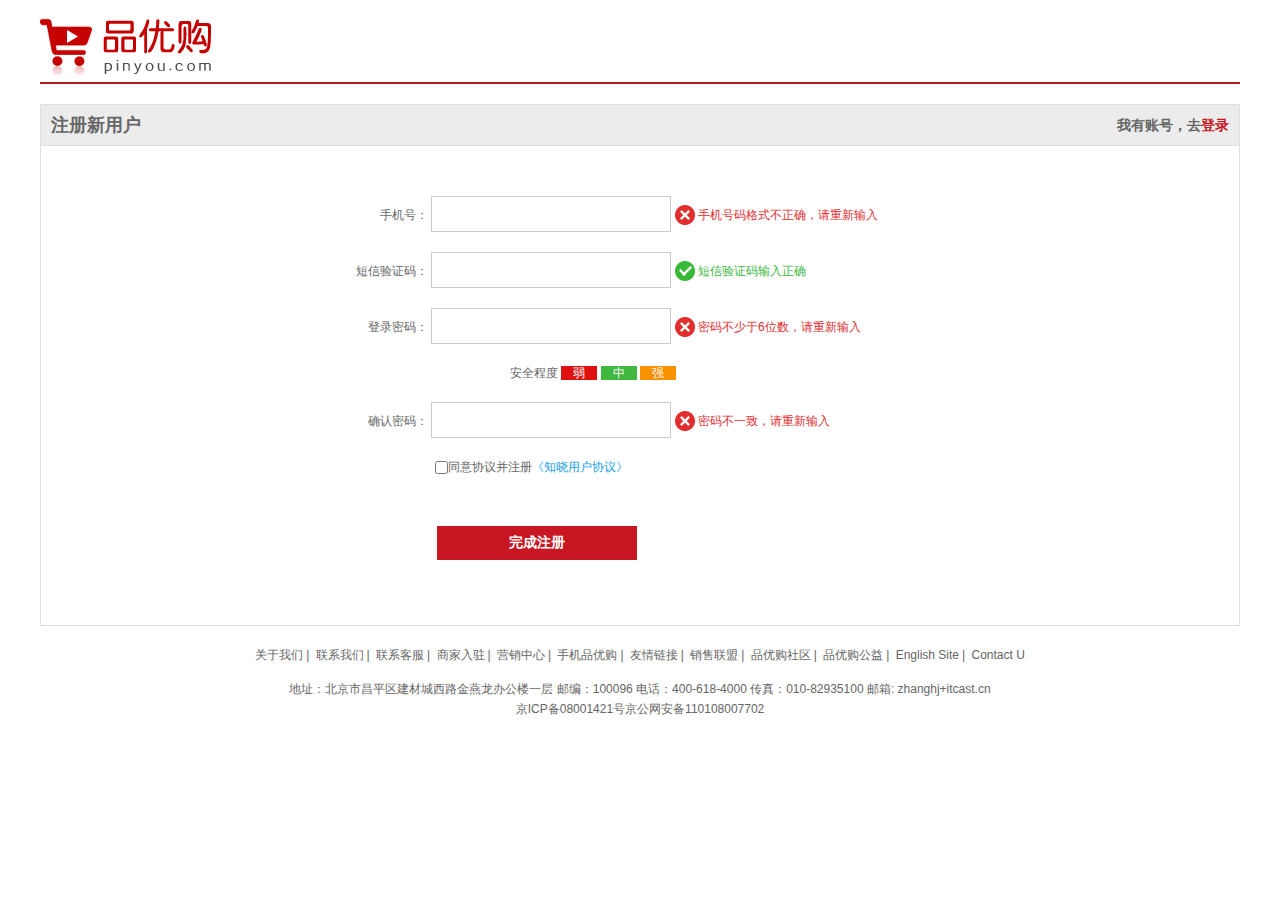
<file: 09-图片懒加载/shoping/register.html>
<!DOCTYPE html>
<html lang="en">

<head>
    <meta charset="UTF-8">
    <meta http-equiv="X-UA-Compatible" content="IE=edge">
    <meta name="viewport" content="width=device-width, initial-scale=1.0">
    <title>个人注册</title>

    <link rel="stylesheet" href="css/base.css">
    <link rel="stylesheet" href="css/register.css">
    <link rel="shortcut icon" href="favicon.ico" type="image/x-icon">
</head>

<body>
    <div class="w">
        <header>
            <div class="logo">
                <a href="index.html"> <img src="images/logo.png" alt=""> </a>
            </div>
        </header>
        <div class="register_area">
            <h3>
                注册新用户
                <div class="login">我有账号，去<a href="#">登录</a> </div>
            </h3>
            <div class="reg_form">
                <form action="">
                    <ul>
                        <li>
                            <label for="">手机号：</label>
                            <input type="text" name="" id="" class="inp">
                            <span class="error"><i class="error_icon"></i> 手机号码格式不正确，请重新输入</span>
                        </li>
                        <li>
                            <label for="">短信验证码：</label>
                            <input type="text" name="" id="" class="inp">
                            <span class="success"><i class="success_icon"></i> 短信验证码输入正确</span>
                        </li>
                        <li>
                            <label for="">登录密码：</label>
                            <input type="password" name="" id="" class="inp">
                            <span class="error"><i class="error_icon"></i> 密码不少于6位数，请重新输入</span>
                        </li>
                        <li class="safe">
                            安全程度 <em class="ruo">弱</em> <em class="zhong">中</em> <em class="qiang">强</em>
                        </li>
                        <li>
                            <label for="">确认密码：</label>
                            <input type="password" name="" id="" class="inp">
                            <span class="error"><i class="error_icon"></i> 密码不一致，请重新输入</span>
                        </li>
                        <li class="agree">
                            <input type="checkbox" name="" id="">同意协议并注册<a href="#">《知晓用户协议》</a>
                        </li>

                        <li>
                            <input type="submit" value="完成注册" class="btn">
                        </li>
                    </ul>
                </form>
            </div>
        </div>

        <!-- footer底部模块 start -->
        <footer class="mode_copyright">
            <div class="links">
                <a href="#">关于我们</a>|
                <a href="#">联系我们</a>|
                <a href="#">联系客服</a>|
                <a href="#">商家入驻</a>|
                <a href="#">营销中心</a>|
                <a href="#">手机品优购</a>|
                <a href="#">友情链接</a>|
                <a href="#">销售联盟</a>|
                <a href="#">品优购社区</a>|
                <a href="#">品优购公益</a>|
                <a href="#">English Site</a>|
                <a href="#">Contact U</a>
            </div>
            <div class="copyright">
                地址：北京市昌平区建材城西路金燕龙办公楼一层 邮编：100096 电话：400-618-4000 传真：010-82935100 邮箱: zhanghj+itcast.cn <br> 京ICP备08001421号京公网安备110108007702
            </div>
        </footer>
        <!-- footer底部模块 end -->
    </div>
</body>

</html>
</file>
<file: 08-瀑布流插件/css/default.css>
@font-face {
	font-family: 'icomoon';
	src:url('../fonts/icomoon.eot?rretjt');
	src:url('../fonts/icomoon.eot?#iefixrretjt') format('embedded-opentype'),
		url('../fonts/icomoon.woff?rretjt') format('woff'),
		url('../fonts/icomoon.ttf?rretjt') format('truetype'),
		url('../fonts/icomoon.svg?rretjt#icomoon') format('svg');
	font-weight: normal;
	font-style: normal;
}

[class^="icon-"], [class*=" icon-"] {
	font-family: 'icomoon';
	speak: none;
	font-style: normal;
	font-weight: normal;
	font-variant: normal;
	text-transform: none;
	line-height: 1;

	/* Better Font Rendering =========== */
	-webkit-font-smoothing: antialiased;
	-moz-osx-font-smoothing: grayscale;
}

body, html { font-size: 100%; 	padding: 0; margin: 0;}

/* Reset */
*,
*:after,
*:before {
	-webkit-box-sizing: border-box;
	-moz-box-sizing: border-box;
	box-sizing: border-box;
}

/* Clearfix hack by Nicolas Gallagher: http://nicolasgallagher.com/micro-clearfix-hack/ */
.clearfix:before,
.clearfix:after {
	content: " ";
	display: table;
}

.clearfix:after {
	clear: both;
}

body{
	background: #494A5F;
	color: #D5D6E2;
	font-weight: 500;
	font-size: 1.05em;
	font-family: "Microsoft YaHei","宋体","Segoe UI", "Lucida Grande", Helvetica, Arial,sans-serif, FreeSans, Arimo;
}
a{color: #2fa0ec;text-decoration: none;outline: none;}
a:hover,a:focus{color:#74777b;}

.htmleaf-container{
	margin: 0 auto;
	text-align: center;
	overflow: hidden;
}
.htmleaf-content {
	font-size: 150%;
	padding: 1em 0;
}

.htmleaf-content h2 {
	margin: 0 0 2em;
	opacity: 0.1;
}

.htmleaf-content p {
	margin: 1em 0;
	padding: 5em 0 0 0;
	font-size: 0.65em;
}
.bgcolor-1 { background: #f0efee; }
.bgcolor-2 { background: #f9f9f9; }
.bgcolor-3 { background: #e8e8e8; }/*light grey*/
.bgcolor-4 { background: #2f3238; color: #fff; }/*Dark grey*/
.bgcolor-5 { background: #df6659; color: #521e18; }/*pink1*/
.bgcolor-6 { background: #2fa8ec; }/*sky blue*/
.bgcolor-7 { background: #d0d6d6; }/*White tea*/
.bgcolor-8 { background: #3d4444; color: #fff; }/*Dark grey2*/
.bgcolor-9 { background: #ef3f52; color: #fff;}/*pink2*/
.bgcolor-10{ background: #64448f; color: #fff;}/*Violet*/
.bgcolor-11{ background: #3755ad; color: #fff;}/*dark blue*/
.bgcolor-12{ background: #3498DB; color: #fff;}/*light blue*/
.bgcolor-20{ background: #494A5F;color: #D5D6E2;}
/* Header */
.htmleaf-header{
	padding: 1em 190px 1em;
	letter-spacing: -1px;
	text-align: center;
	background: #66677c;
}
.htmleaf-header h1 {
	color: #D5D6E2;
	font-weight: 600;
	font-size: 2em;
	line-height: 1;
	margin-bottom: 0;
	font-family: "Microsoft YaHei","宋体","Segoe UI", "Lucida Grande", Helvetica, Arial,sans-serif, FreeSans, Arimo;
}
.htmleaf-header h1 span {
	font-family: "Microsoft YaHei","宋体","Segoe UI", "Lucida Grande", Helvetica, Arial,sans-serif, FreeSans, Arimo;
	display: block;
	font-size: 60%;
	font-weight: 400;
	padding: 0.8em 0 0.5em 0;
	color: #c3c8cd;
}
/*nav*/
.htmleaf-demo a{color: #1d7db1;text-decoration: none;}
.htmleaf-demo{width: 100%;padding-bottom: 1.2em;}
.htmleaf-demo a{display: inline-block;margin: 0.5em;padding: 0.6em 1em;border: 3px solid #1d7db1;font-weight: 700;}
.htmleaf-demo a:hover{opacity: 0.6;}
.htmleaf-demo a.current{background:#1d7db1;color: #fff; }
/* Top Navigation Style */
.htmleaf-links {
	position: relative;
	display: inline-block;
	white-space: nowrap;
	font-size: 1.5em;
	text-align: center;
}

.htmleaf-links::after {
	position: absolute;
	top: 0;
	left: 50%;
	margin-left: -1px;
	width: 2px;
	height: 100%;
	background: #dbdbdb;
	content: '';
	-webkit-transform: rotate3d(0,0,1,22.5deg);
	transform: rotate3d(0,0,1,22.5deg);
}

.htmleaf-icon {
	display: inline-block;
	margin: 0.5em;
	padding: 0em 0;
	width: 1.5em;
	text-decoration: none;
}

.htmleaf-icon span {
	display: none;
}

.htmleaf-icon:before {
	margin: 0 5px;
	text-transform: none;
	font-weight: normal;
	font-style: normal;
	font-variant: normal;
	font-family: 'icomoon';
	line-height: 1;
	speak: none;
	-webkit-font-smoothing: antialiased;
}
/* footer */
.htmleaf-footer{width: 100%;padding-top: 10px;}
.htmleaf-small{font-size: 0.8em;}
.center{text-align: center;}
/****/
.related {
	color: #fff;
	background: #494A5F;
	text-align: center;
	font-size: 1.25em;
	padding: 0.5em 0;
	overflow: hidden;
}

.related > a {
	vertical-align: top;
	width: calc(100% - 20px);
	max-width: 340px;
	display: inline-block;
	text-align: center;
	margin: 20px 10px;
	padding: 25px;
	font-family: "Microsoft YaHei","宋体","Segoe UI", "Lucida Grande", Helvetica, Arial,sans-serif, FreeSans, Arimo;
}
.related a {
	display: inline-block;
	text-align: left;
	margin: 20px auto;
	padding: 10px 20px;
	opacity: 0.8;
	-webkit-transition: opacity 0.3s;
	transition: opacity 0.3s;
	-webkit-backface-visibility: hidden;
}

.related a:hover,
.related a:active {
	opacity: 1;
}

.related a img {
	max-width: 100%;
	opacity: 0.8;
	border-radius: 4px;
}
.related a:hover img,
.related a:active img {
	opacity: 1;
}
.related h3{font-family: "Microsoft YaHei", sans-serif;}
.related a h3 {
	font-weight: 300;
	margin-top: 0.15em;
	color: #fff;
}
/* icomoon */
.icon-htmleaf-home-outline:before {
	content: "\e5000";
}

.icon-htmleaf-arrow-forward-outline:before {
	content: "\e5001";
}

@media screen and (max-width: 50em) {
	.htmleaf-header {
		padding: 3em 10% 4em;
	}
	.htmleaf-header h1 {
        font-size:2em;
    }
}


@media screen and (max-width: 40em) {
	.htmleaf-header h1 {
		font-size: 1.5em;
	}
}

@media screen and (max-width: 30em) {
    .htmleaf-header h1 {
        font-size:1.2em;
    }
}
</file>
<file: 10-阿里百秀(bootstrap)/css/index.css>
ul {
    list-style: none;
    margin: 0;
    padding: 0;
}

a {
    color: #666;
    text-decoration: none;
}

a:hover {
    text-decoration: none;
}

body {
    background-color: #f5f5f5;
}

.container {
    background-color: #fff;
}


/* 修改container最大宽度为1280 根据设计稿来的 */

@media screen and (min-width:1280px) {
    .container {
        width: 1280px;
    }
}


/* header */

header {
    padding-left: 0 !important;
}

.logo {
    background-color: #429ad9;
}

.logo img {
    display: block;
    /* width: 100%; */
    /* logo图片不许需要缩放 */
    max-width: 100%;
    margin: 0 auto;
}

.logo span {
    display: block;
    height: 50px;
    line-height: 50px;
    color: #fff;
    font-size: 18px;
    text-align: center;
}


/* 1.如果进入超小屏幕，logo里的图片就隐藏起来  */


/* 2.事先准备好一个盒子在logo里，平时隐藏，在超小屏幕下显示 */

.nav {
    background-color: #eee;
    border-bottom: 1px solid #ccc;
}

.nav a {
    display: block;
    height: 50px;
    line-height: 50px;
    padding-left: 30px;
    font-size: 16px;
}

.nav a:hover {
    background-color: #fff;
    color: #333;
}

.nav a::before {
    vertical-align: middle;
    padding-right: 5px;
}


/* 当进入小屏幕还有超小屏幕时，nav里的li浮动起来，并且宽度为20% */

@media screen and (max-width: 991px) {
    .nav li {
        float: left;
        width: 20%;
    }
    article {
        margin-top: 10px;
    }
}


/* 当进入超小屏幕时，nav里的文字变成14px */


/* 处于超小屏幕时，第一个li宽度为100% 剩下的小li各50%*/

@media screen and (max-width: 767px) {
    .nav li a {
        font-size: 14px;
        padding-left: 3px !important;
    }
    .news li:first-child {
        width: 100% !important;
    }
    .news li {
        width: 50% !important;
    }
    .publish h3 {
        font-size: 14px;
    }
}

.news li {
    float: left;
    width: 25%;
    height: 128px;
    padding-right: 10px;
    margin-bottom: 10px;
}

.news li a {
    position: relative;
    display: block;
    width: 100%;
    height: 100%;
}

.news li:nth-child(1) {
    width: 50%;
    height: 266px;
}

.news li:nth-child(1) p {
    line-height: 41px;
    font-size: 20px;
    padding: 0 10px;
}

.news li a img {
    width: 100%;
    height: 100%;
}

.news li a p {
    position: absolute;
    left: 0;
    bottom: 0;
    width: 100%;
    height: 41px;
    padding: 5px 10px;
    margin-bottom: 0;
    background: rgba(0, 0, 0, .5);
    font-size: 12px;
    color: #fff;
}

.publish {
    border-top: 1px solid #ccc;
}

.publish .row {
    border-bottom: 1px solid #ccc;
    padding: 10px 0;
}

.pic {
    margin-top: 10px;
}

.pic img {
    width: 100%;
}

.banner {
    display: block;
}

.banner img {
    width: 100%;
}

.hot {
    display: block;
    margin-top: 20px;
    padding: 0 20px 20px;
    border: 1px solid #ccc;
}

.hot span {
    border-radius: 0;
}
</file>
<file: 11-ToDoList/css/index.css>
body {
    margin: 0;
    padding: 0;
    font-size: 16px;
    background: #CDCDCD;
}

@media screen and (min-width: 620px) {
    section {
        width: 600px;
        padding: 0 10px;
    }
}

ol,
ul {
    padding: 0;
    list-style: none;
}

p {
    margin: 0;
}

header {
    height: 50px;
    background-color: #333;
}

section {
    margin: 0 auto;
}

label {
    float: left;
    line-height: 50px;
    font-size: 24px;
    color: #fff;
    cursor: pointer;
}

header input {
    float: right;
    width: 60%;
    height: 24px;
    margin-top: 10px;
    border-radius: 5px;
    text-indent: 10px;
    box-shadow: 0 1px 0 rgba(255, 255, 255, 0.24), 0 1px 6px rgba(0, 0, 0, 0.45) inset;
    border: none;
}

input:focus {
    outline-width: 0
}

h2 {
    position: relative;
}

h2 span {
    position: absolute;
    right: 2px;
    top: 2px;
    height: 20px;
    padding: 0 5px;
    color: #666;
    font-size: 14px;
    background-color: #E6E6FA;
    border-radius: 10px;
}

li {
    position: relative;
    height: 32px;
    line-height: 32px;
    background-color: #fff;
    border-radius: 3px;
    border-left: 5px solid #629A9C;
    padding: 0 45px;
    margin-top: 10px;
}

li input {
    position: absolute;
    top: 2px;
    left: 8px;
    width: 22px;
    height: 22px;
    cursor: pointer;
}

li a {
    position: absolute;
    right: 8px;
    top: 2px;
    width: 16px;
    height: 16px;
    border-radius: 50%;
    border: 6px double #fff;
    background-color: #ccc;
    cursor: pointer;
}

ul li {
    border-left-color: #999;
    opacity: .5;
}

footer {
    color: #666;
    font-size: 14px;
    text-align: center;
}
</file>
<file: 09-图片懒加载/shoping/css/base.css>
/* 把我们所有标签的内外边距清零 */
* {
    margin: 0;
    padding: 0;
    /* css3盒子模型 */
    box-sizing: border-box;
}
/* em 和 i 斜体的文字不倾斜 */
em,
i {
    font-style: normal
}
/* 去掉li 的小圆点 */
li {
    list-style: none
}

img {
    /* border 0 照顾低版本浏览器 如果 图片外面包含了链接会有边框的问题 */
    border: 0;
    /* 取消图片底侧有空白缝隙的问题 */
    vertical-align: middle
}

button {
    /* 当我们鼠标经过button 按钮的时候，鼠标变成小手 */
    cursor: pointer
}

a {
    color: #666;
    text-decoration: none
}

a:hover {
    color: #c81623
}

button,
input {
    /* "\5B8B\4F53" 就是宋体的意思 这样浏览器兼容性比较好 */
    font-family: Microsoft YaHei, Heiti SC, tahoma, arial, Hiragino Sans GB, "\5B8B\4F53", sans-serif;
    /* 默认有灰色边框我们需要手动去掉 */
    border: 0; 
    outline: none;
}

body {
    /* CSS3 抗锯齿形 让文字显示的更加清晰 */
    -webkit-font-smoothing: antialiased;
    background-color: #fff;
    font: 12px/1.5 Microsoft YaHei, Heiti SC, tahoma, arial, Hiragino Sans GB, "\5B8B\4F53", sans-serif;
    color: #666
}

.hide,
.none {
    display: none
}
/* 清除浮动 */
.clearfix:after {
    visibility: hidden;
    clear: both;
    display: block;
    content: ".";
    height: 0
}

.clearfix {
    *zoom: 1
}
</file>
<file: 09-图片懒加载/shoping/css/common.css>
/* 声明字体图标 */

@font-face {
    font-family: 'icomoon';
    src: url('../fonts/icomoon.eot?tomleg');
    src: url('../fonts/icomoon.eot?tomleg#iefix') format('embedded-opentype'), url('../fonts/icomoon.ttf?tomleg') format('truetype'), url('../fonts/icomoon.woff?tomleg') format('woff'), url('../fonts/icomoon.svg?tomleg#icomoon') format('svg');
    font-weight: normal;
    font-style: normal;
    font-display: block;
}


/* 版心 */

.w {
    width: 1200px;
    margin: 0 auto;
}

.fl {
    float: left;
}

.fr {
    float: right;
}

.style_red {
    color: #bf181f;
}


/* 快捷导航模块 */

.shortcut {
    height: 31px;
    line-height: 31px;
    background-color: #f1f1f1;
}

.shortcut ul li {
    float: left;
}


/* 选择所有的偶数的小li */

.shortcut .fr ul li:nth-child(even) {
    width: 1px;
    height: 12px;
    margin: 9px 15px 0;
    background-color: #666;
}

.arrow-icon::after {
    content: '\e91e';
    font-family: 'icomoon';
    margin-left: 6px;
}


/* header头部模块 */

.header {
    position: relative;
    height: 105px;
}

.logo {
    position: absolute;
    top: 25px;
    width: 171px;
    height: 61px;
    background: url(../images/logo.png) no-repeat;
    /* font-size: 0; 京东的做法*/
    /* 淘宝的做法让文字隐藏 */
    text-indent: -9999px;
    overflow: hidden;
}

.search {
    position: absolute;
    left: 346px;
    top: 25px;
    width: 538px;
    height: 36px;
    border: 2px solid #af191b;
}

.search input {
    float: left;
    width: 454px;
    height: 32px;
    padding-left: 10px;
}

.search button {
    float: left;
    width: 80px;
    height: 32px;
    font-size: 16px;
    color: #fff;
    background-color: #b2191b;
}

.hotwords {
    position: absolute;
    top: 66px;
    left: 346px;
}

.hotwords a {
    margin: 0 10px;
}

.shopcar {
    position: absolute;
    right: 60px;
    top: 25px;
    width: 140px;
    height: 35px;
    line-height: 35px;
    text-align: center;
    border: 1px solid #dedede;
    background-color: #f7f7f7;
}

.shopcar::before {
    content: '\e93a';
    font-family: 'icomoon';
    margin-right: 5px;
    color: #b2191b;
}

.shopcar::after {
    content: '\e920';
    font-family: 'icomoon';
    margin-left: 10px;
}

.count {
    position: absolute;
    left: 105px;
    bottom: 26px;
    height: 14px;
    padding: 0 5px;
    line-height: 14px;
    color: #fff;
    background-color: #e50014;
    border-radius: 7px 7px 7px 0;
}


/* nav导航栏 */

.nav {
    height: 47px;
    border-bottom: 2px solid #af191b;
}

.nav .dropdown {
    float: left;
    width: 210px;
    height: 45px;
    background-color: #b2191b;
}

.nav .navitems {
    float: left;
}

.dropdown .dt {
    width: 100%;
    height: 100%;
    color: #fff;
    font-size: 16px;
    text-align: center;
    line-height: 45px;
}

.dropdown .dd {
    width: 100%;
    height: 465px;
    background-color: #c81622;
    margin-top: 2px;
}

.dropdown .dd ul li {
    position: relative;
    height: 31px;
    line-height: 31px;
    margin-left: 2px;
    padding-left: 10px;
}

.dropdown .dd ul li:hover {
    background-color: #fff;
}

.dropdown .dd ul li::after {
    position: absolute;
    top: 1px;
    right: 10px;
    content: '\e920';
    margin-right: 4px;
    color: #fff;
    font-family: 'icomoon';
    font-size: 14px;
}

.dropdown .dd ul li a {
    font-size: 14px;
    color: #fff;
}

.dropdown .dd ul li:hover a {
    color: #c81622;
}

.navitems ul li {
    float: left;
}

.navitems ul li a {
    display: block;
    height: 45px;
    line-height: 45px;
    font-size: 16px;
    padding: 0 25px;
}


/* footer底部模块 */

.footer {
    height: 415px;
    background-color: #f5f5f5;
    padding-top: 30px;
}

.mode_service {
    height: 80px;
    border-bottom: 1px solid #ececec;
}

.mode_service ul li {
    float: left;
    width: 240px;
    height: 50px;
    padding-left: 35px;
}

.mode_service ul li h5 {
    float: left;
    width: 50px;
    height: 50px;
    background: url(../images/icons.png) no-repeat -253px -3px;
    margin-right: 8px;
}

.service_txt h4 {
    font-size: 14px;
}

.service_txt p {
    font-size: 12px;
}

.mode_help {
    height: 185px;
    border-bottom: 1px solid #ececec;
    padding-top: 20px;
    padding-left: 50px;
}

.mode_help dl {
    float: left;
    width: 200px;
}

.mode_help dl:last-child {
    width: 90px;
    text-align: center;
}

.mode_help dl dt {
    font-size: 16px;
    margin-bottom: 10px;
}

.mode_copyright {
    text-align: center;
    padding-top: 20px;
}

.links {
    margin-bottom: 15px;
}

.links a {
    margin: 0 3px;
}

.copyright {
    line-height: 20px;
}
</file>
<file: 09-图片懒加载/shoping/css/index.css>
.main {
    width: 980px;
    height: 455px;
    margin-left: 220px;
    margin-top: 10px;
}

.focus {
    position: relative;
    float: left;
    width: 721px;
    height: 455px;
    overflow: hidden;
}

.focus ul {
    position: absolute;
    top: 0;
    left: 0;
    width: 600%;
}

.focus ul li {
    float: left;
}

.arrow-l,
.arrow-r {
    display: none;
    position: absolute;
    top: 50%;
    width: 30px;
    height: 40px;
    font-family: 'icomoon';
    line-height: 40px;
    border-radius: 0 20px 20px 0;
    text-align: center;
    font-size: 20px;
    color: #fff;
    background: rgba(0, 0, 0, .3);
    z-index: 2;
}

.arrow-r {
    right: 0;
    border-radius: 20px 0 0 20px;
}

.circle {
    position: absolute;
    bottom: 10px;
    left: 50px;
}

.circle li {
    float: left;
    width: 12px;
    height: 12px;
    margin: 0 3px;
    border-radius: 50%;
    border: 2px solid rgba(255, 255, 255, .5);
    cursor: pointer;
}

.circle .current {
    background-color: #fff;
}

.newsflash {
    float: right;
    width: 250px;
    height: 455px;
}

.news {
    height: 165px;
    border: 1px solid #e4e4e4;
}

.news-hd {
    height: 33px;
    line-height: 32px;
    border: 1px dotted #e4e4e4;
    padding: 0 15px;
}

.news-hd h5 {
    float: left;
    font-size: 14px;
}

.news-hd .more {
    float: right;
}

.news-hd .more::after {
    content: '\e920';
    font-family: 'icomoon';
}

.news-bd {
    padding: 5px 15px 0;
}

.news-bd ul li {
    height: 24px;
    line-height: 24px;
    overflow: hidden;
    white-space: nowrap;
    text-overflow: ellipsis;
}

.lifeservice {
    overflow: hidden;
    height: 209px;
    border: 1px solid #e4e4e4;
    border-top: 0;
}

.lifeservice ul {
    width: 252px;
}

.lifeservice ul li {
    position: relative;
    float: left;
    width: 63px;
    height: 71px;
    border-right: 1px solid #e4e4e4;
    border-bottom: 1px solid #e4e4e4;
    text-align: center;
}


/* .lifeservice ul li:nth-child(2)::after {
    position: absolute;
    top: 0;
    right: 0;
    content: '减';
    width: 0;
    height: 12px;
    line-height: 12px;
    color: #fff;
    text-align: left;
    border: 7px solid #589d5a;
    border-bottom: 7px solid transparent;
} */

.lifeservice .hot {
    position: absolute;
    top: 0;
    right: 0;
    width: 0;
    height: 0;
    border: 7px solid #589d5a;
    border-top-width: 17px;
    border-bottom-color: transparent;
    color: #fff;
}

.lifeservice .hot i {
    position: absolute;
    left: -6px;
    top: -16px;
    font-size: 12px;
}

.lifeservice ul li a i {
    display: inline-block;
    width: 24px;
    height: 28px;
    background-color: pink;
    margin-top: 12px;
    background: url(../images/icons.png) no-repeat -19px -15px;
}

.bargin {
    margin-top: 5px;
}


/* 推荐模块 */

.recom {
    height: 163px;
    margin-top: 12px;
    background-color: #ebebeb;
}

.recom_hd {
    float: left;
    width: 205px;
    height: 100%;
    line-height: 163px;
    text-align: center;
    background-color: #5c5251;
}

.recom_bd {
    float: left;
    height: 100%;
}

.recom_bd ul li {
    position: relative;
    float: left;
    width: 248px;
    height: 163px;
}

.recom_bd ul li:nth-child(-n+3)::after {
    position: absolute;
    right: 0;
    top: 10px;
    content: '';
    width: 1px;
    height: 145px;
    background-color: #ddd;
}

.recom_bd ul li .txt {
    float: left;
    margin-left: 32px;
    margin-top: 22px;
    color: #000;
}

.txt h5 {
    font-size: 16px;
}

.txt p:nth-of-type(1) {
    margin-top: 12px;
    color: #fff;
    font-size: 14px;
    font-weight: bolder;
    background-color: #0085fb;
}

.txt p:nth-of-type(3) {
    display: block;
    margin-top: 18px;
    width: 60px;
    color: #fff;
    font-size: 14px;
    text-align: center;
    background-color: #0085fb;
    border-radius: 8px;
}

.recom_bd ul li .img {
    float: right;
    margin-right: 20px;
    line-height: 163px;
}

.floor .w {
    margin-top: 28px;
}


/* 家用电器模块 */

.box_hd {
    height: 30px;
    border-bottom: 2px solid #c81623;
}

.box_hd h3 {
    float: left;
    font-size: 18px;
    color: #cf3540;
    font-weight: 400;
}

.tab_list {
    float: right;
    line-height: 30px;
}

.tab_list ul li {
    float: left;
}

.tab_list ul li a {
    margin: 0 15px;
}

.box_bd {
    height: 361px;
}

.tab_list_item>div {
    float: left;
    height: 361px;
}

.col_210 {
    width: 210px;
    background-color: #f9f9f9;
    text-align: center;
}

.col_210 ul {
    padding-left: 12px;
}

.col_210 ul li {
    float: left;
    width: 85px;
    height: 34px;
    line-height: 33px;
    text-align: center;
    border-bottom: 1px solid #ededed;
    margin-right: 10px;
}

.col_329 {
    width: 329px;
}

.col_221 {
    width: 221px;
    border-right: 1px solid #ededed;
}

.col_219 {
    width: 219px;
}

.bb {
    /* 一般情况下，a标签如果包含有宽度的盒子需要转换成块级元素 */
    display: block;
    border-bottom: 1px solid #ccc;
}


/* 电梯导航模块 */

.fixedtool {
    display: none;
    position: fixed;
    top: 100px;
    left: 50%;
    margin-left: -690px;
    width: 80px;
    background-color: #fff;
}

.fixedtool li {
    height: 33px;
    line-height: 32px;
    text-align: center;
    font-size: 12px;
    border-bottom: 1px solid #ccc;
    cursor: pointer;
}

.fixedtool .current {
    background-color: #c81623;
    color: #fff;
}
</file>
<file: 电梯导航/shoping/css/base.css>
/* 把我们所有标签的内外边距清零 */
* {
    margin: 0;
    padding: 0;
    /* css3盒子模型 */
    box-sizing: border-box;
}
/* em 和 i 斜体的文字不倾斜 */
em,
i {
    font-style: normal
}
/* 去掉li 的小圆点 */
li {
    list-style: none
}

img {
    /* border 0 照顾低版本浏览器 如果 图片外面包含了链接会有边框的问题 */
    border: 0;
    /* 取消图片底侧有空白缝隙的问题 */
    vertical-align: middle
}

button {
    /* 当我们鼠标经过button 按钮的时候，鼠标变成小手 */
    cursor: pointer
}

a {
    color: #666;
    text-decoration: none
}

a:hover {
    color: #c81623
}

button,
input {
    /* "\5B8B\4F53" 就是宋体的意思 这样浏览器兼容性比较好 */
    font-family: Microsoft YaHei, Heiti SC, tahoma, arial, Hiragino Sans GB, "\5B8B\4F53", sans-serif;
    /* 默认有灰色边框我们需要手动去掉 */
    border: 0; 
    outline: none;
}

body {
    /* CSS3 抗锯齿形 让文字显示的更加清晰 */
    -webkit-font-smoothing: antialiased;
    background-color: #fff;
    font: 12px/1.5 Microsoft YaHei, Heiti SC, tahoma, arial, Hiragino Sans GB, "\5B8B\4F53", sans-serif;
    color: #666
}

.hide,
.none {
    display: none
}
/* 清除浮动 */
.clearfix:after {
    visibility: hidden;
    clear: both;
    display: block;
    content: ".";
    height: 0
}

.clearfix {
    *zoom: 1
}
</file>
<file: 电梯导航/shoping/css/common.css>
/* 声明字体图标 */

@font-face {
    font-family: 'icomoon';
    src: url('../fonts/icomoon.eot?tomleg');
    src: url('../fonts/icomoon.eot?tomleg#iefix') format('embedded-opentype'), url('../fonts/icomoon.ttf?tomleg') format('truetype'), url('../fonts/icomoon.woff?tomleg') format('woff'), url('../fonts/icomoon.svg?tomleg#icomoon') format('svg');
    font-weight: normal;
    font-style: normal;
    font-display: block;
}


/* 版心 */

.w {
    width: 1200px;
    margin: 0 auto;
}

.fl {
    float: left;
}

.fr {
    float: right;
}

.style_red {
    color: #bf181f;
}


/* 快捷导航模块 */

.shortcut {
    height: 31px;
    line-height: 31px;
    background-color: #f1f1f1;
}

.shortcut ul li {
    float: left;
}


/* 选择所有的偶数的小li */

.shortcut .fr ul li:nth-child(even) {
    width: 1px;
    height: 12px;
    margin: 9px 15px 0;
    background-color: #666;
}

.arrow-icon::after {
    content: '\e91e';
    font-family: 'icomoon';
    margin-left: 6px;
}


/* header头部模块 */

.header {
    position: relative;
    height: 105px;
}

.logo {
    position: absolute;
    top: 25px;
    width: 171px;
    height: 61px;
    background: url(../images/logo.png) no-repeat;
    /* font-size: 0; 京东的做法*/
    /* 淘宝的做法让文字隐藏 */
    text-indent: -9999px;
    overflow: hidden;
}

.search {
    position: absolute;
    left: 346px;
    top: 25px;
    width: 538px;
    height: 36px;
    border: 2px solid #af191b;
}

.search input {
    float: left;
    width: 454px;
    height: 32px;
    padding-left: 10px;
}

.search button {
    float: left;
    width: 80px;
    height: 32px;
    font-size: 16px;
    color: #fff;
    background-color: #b2191b;
}

.hotwords {
    position: absolute;
    top: 66px;
    left: 346px;
}

.hotwords a {
    margin: 0 10px;
}

.shopcar {
    position: absolute;
    right: 60px;
    top: 25px;
    width: 140px;
    height: 35px;
    line-height: 35px;
    text-align: center;
    border: 1px solid #dedede;
    background-color: #f7f7f7;
}

.shopcar::before {
    content: '\e93a';
    font-family: 'icomoon';
    margin-right: 5px;
    color: #b2191b;
}

.shopcar::after {
    content: '\e920';
    font-family: 'icomoon';
    margin-left: 10px;
}

.count {
    position: absolute;
    left: 105px;
    bottom: 26px;
    height: 14px;
    padding: 0 5px;
    line-height: 14px;
    color: #fff;
    background-color: #e50014;
    border-radius: 7px 7px 7px 0;
}


/* nav导航栏 */

.nav {
    height: 47px;
    border-bottom: 2px solid #af191b;
}

.nav .dropdown {
    float: left;
    width: 210px;
    height: 45px;
    background-color: #b2191b;
}

.nav .navitems {
    float: left;
}

.dropdown .dt {
    width: 100%;
    height: 100%;
    color: #fff;
    font-size: 16px;
    text-align: center;
    line-height: 45px;
}

.dropdown .dd {
    width: 100%;
    height: 465px;
    background-color: #c81622;
    margin-top: 2px;
}

.dropdown .dd ul li {
    position: relative;
    height: 31px;
    line-height: 31px;
    margin-left: 2px;
    padding-left: 10px;
}

.dropdown .dd ul li:hover {
    background-color: #fff;
}

.dropdown .dd ul li::after {
    position: absolute;
    top: 1px;
    right: 10px;
    content: '\e920';
    margin-right: 4px;
    color: #fff;
    font-family: 'icomoon';
    font-size: 14px;
}

.dropdown .dd ul li a {
    font-size: 14px;
    color: #fff;
}

.dropdown .dd ul li:hover a {
    color: #c81622;
}

.navitems ul li {
    float: left;
}

.navitems ul li a {
    display: block;
    height: 45px;
    line-height: 45px;
    font-size: 16px;
    padding: 0 25px;
}


/* footer底部模块 */

.footer {
    height: 415px;
    background-color: #f5f5f5;
    padding-top: 30px;
}

.mode_service {
    height: 80px;
    border-bottom: 1px solid #ececec;
}

.mode_service ul li {
    float: left;
    width: 240px;
    height: 50px;
    padding-left: 35px;
}

.mode_service ul li h5 {
    float: left;
    width: 50px;
    height: 50px;
    background: url(../images/icons.png) no-repeat -253px -3px;
    margin-right: 8px;
}

.service_txt h4 {
    font-size: 14px;
}

.service_txt p {
    font-size: 12px;
}

.mode_help {
    height: 185px;
    border-bottom: 1px solid #ececec;
    padding-top: 20px;
    padding-left: 50px;
}

.mode_help dl {
    float: left;
    width: 200px;
}

.mode_help dl:last-child {
    width: 90px;
    text-align: center;
}

.mode_help dl dt {
    font-size: 16px;
    margin-bottom: 10px;
}

.mode_copyright {
    text-align: center;
    padding-top: 20px;
}

.links {
    margin-bottom: 15px;
}

.links a {
    margin: 0 3px;
}

.copyright {
    line-height: 20px;
}
</file>
<file: 电梯导航/shoping/css/index.css>
.main {
    width: 980px;
    height: 455px;
    margin-left: 220px;
    margin-top: 10px;
}

.focus {
    position: relative;
    float: left;
    width: 721px;
    height: 455px;
    overflow: hidden;
}

.focus ul {
    position: absolute;
    top: 0;
    left: 0;
    width: 600%;
}

.focus ul li {
    float: left;
}

.arrow-l,
.arrow-r {
    display: none;
    position: absolute;
    top: 50%;
    width: 30px;
    height: 40px;
    font-family: 'icomoon';
    line-height: 40px;
    border-radius: 0 20px 20px 0;
    text-align: center;
    font-size: 20px;
    color: #fff;
    background: rgba(0, 0, 0, .3);
    z-index: 2;
}

.arrow-r {
    right: 0;
    border-radius: 20px 0 0 20px;
}

.circle {
    position: absolute;
    bottom: 10px;
    left: 50px;
}

.circle li {
    float: left;
    width: 12px;
    height: 12px;
    margin: 0 3px;
    border-radius: 50%;
    border: 2px solid rgba(255, 255, 255, .5);
    cursor: pointer;
}

.circle .current {
    background-color: #fff;
}

.newsflash {
    float: right;
    width: 250px;
    height: 455px;
}

.news {
    height: 165px;
    border: 1px solid #e4e4e4;
}

.news-hd {
    height: 33px;
    line-height: 32px;
    border: 1px dotted #e4e4e4;
    padding: 0 15px;
}

.news-hd h5 {
    float: left;
    font-size: 14px;
}

.news-hd .more {
    float: right;
}

.news-hd .more::after {
    content: '\e920';
    font-family: 'icomoon';
}

.news-bd {
    padding: 5px 15px 0;
}

.news-bd ul li {
    height: 24px;
    line-height: 24px;
    overflow: hidden;
    white-space: nowrap;
    text-overflow: ellipsis;
}

.lifeservice {
    overflow: hidden;
    height: 209px;
    border: 1px solid #e4e4e4;
    border-top: 0;
}

.lifeservice ul {
    width: 252px;
}

.lifeservice ul li {
    position: relative;
    float: left;
    width: 63px;
    height: 71px;
    border-right: 1px solid #e4e4e4;
    border-bottom: 1px solid #e4e4e4;
    text-align: center;
}


/* .lifeservice ul li:nth-child(2)::after {
    position: absolute;
    top: 0;
    right: 0;
    content: '减';
    width: 0;
    height: 12px;
    line-height: 12px;
    color: #fff;
    text-align: left;
    border: 7px solid #589d5a;
    border-bottom: 7px solid transparent;
} */

.lifeservice .hot {
    position: absolute;
    top: 0;
    right: 0;
    width: 0;
    height: 0;
    border: 7px solid #589d5a;
    border-top-width: 17px;
    border-bottom-color: transparent;
    color: #fff;
}

.lifeservice .hot i {
    position: absolute;
    left: -6px;
    top: -16px;
    font-size: 12px;
}

.lifeservice ul li a i {
    display: inline-block;
    width: 24px;
    height: 28px;
    background-color: pink;
    margin-top: 12px;
    background: url(../images/icons.png) no-repeat -19px -15px;
}

.bargin {
    margin-top: 5px;
}


/* 推荐模块 */

.recom {
    height: 163px;
    margin-top: 12px;
    background-color: #ebebeb;
}

.recom_hd {
    float: left;
    width: 205px;
    height: 100%;
    line-height: 163px;
    text-align: center;
    background-color: #5c5251;
}

.recom_bd {
    float: left;
    height: 100%;
}

.recom_bd ul li {
    position: relative;
    float: left;
    width: 248px;
    height: 163px;
}

.recom_bd ul li:nth-child(-n+3)::after {
    position: absolute;
    right: 0;
    top: 10px;
    content: '';
    width: 1px;
    height: 145px;
    background-color: #ddd;
}

.recom_bd ul li .txt {
    float: left;
    margin-left: 32px;
    margin-top: 22px;
    color: #000;
}

.txt h5 {
    font-size: 16px;
}

.txt p:nth-of-type(1) {
    margin-top: 12px;
    color: #fff;
    font-size: 14px;
    font-weight: bolder;
    background-color: #0085fb;
}

.txt p:nth-of-type(3) {
    display: block;
    margin-top: 18px;
    width: 60px;
    color: #fff;
    font-size: 14px;
    text-align: center;
    background-color: #0085fb;
    border-radius: 8px;
}

.recom_bd ul li .img {
    float: right;
    margin-right: 20px;
    line-height: 163px;
}

.floor .w {
    margin-top: 28px;
}


/* 家用电器模块 */

.box_hd {
    height: 30px;
    border-bottom: 2px solid #c81623;
}

.box_hd h3 {
    float: left;
    font-size: 18px;
    color: #cf3540;
    font-weight: 400;
}

.tab_list {
    float: right;
    line-height: 30px;
}

.tab_list ul li {
    float: left;
}

.tab_list ul li a {
    margin: 0 15px;
}

.box_bd {
    height: 361px;
}

.tab_list_item>div {
    float: left;
    height: 361px;
}

.col_210 {
    width: 210px;
    background-color: #f9f9f9;
    text-align: center;
}

.col_210 ul {
    padding-left: 12px;
}

.col_210 ul li {
    float: left;
    width: 85px;
    height: 34px;
    line-height: 33px;
    text-align: center;
    border-bottom: 1px solid #ededed;
    margin-right: 10px;
}

.col_329 {
    width: 329px;
}

.col_221 {
    width: 221px;
    border-right: 1px solid #ededed;
}

.col_219 {
    width: 219px;
}

.bb {
    /* 一般情况下，a标签如果包含有宽度的盒子需要转换成块级元素 */
    display: block;
    border-bottom: 1px solid #ccc;
}


/* 电梯导航模块 */

.fixedtool {
    display: none;
    position: fixed;
    top: 100px;
    left: 50%;
    margin-left: -690px;
    width: 80px;
    background-color: #fff;
}

.fixedtool li {
    height: 33px;
    line-height: 32px;
    text-align: center;
    font-size: 12px;
    border-bottom: 1px solid #ccc;
    cursor: pointer;
}

.fixedtool .current {
    background-color: #c81623;
    color: #fff;
}
</file>
<file: 购物车结算/shoping/css/base.css>
/* 把我们所有标签的内外边距清零 */
* {
    margin: 0;
    padding: 0;
    /* css3盒子模型 */
    box-sizing: border-box;
}
/* em 和 i 斜体的文字不倾斜 */
em,
i {
    font-style: normal
}
/* 去掉li 的小圆点 */
li {
    list-style: none
}

img {
    /* border 0 照顾低版本浏览器 如果 图片外面包含了链接会有边框的问题 */
    border: 0;
    /* 取消图片底侧有空白缝隙的问题 */
    vertical-align: middle
}

button {
    /* 当我们鼠标经过button 按钮的时候，鼠标变成小手 */
    cursor: pointer
}

a {
    color: #666;
    text-decoration: none
}

a:hover {
    color: #c81623
}

button,
input {
    /* "\5B8B\4F53" 就是宋体的意思 这样浏览器兼容性比较好 */
    font-family: Microsoft YaHei, Heiti SC, tahoma, arial, Hiragino Sans GB, "\5B8B\4F53", sans-serif;
    /* 默认有灰色边框我们需要手动去掉 */
    border: 0; 
    outline: none;
}

body {
    /* CSS3 抗锯齿形 让文字显示的更加清晰 */
    -webkit-font-smoothing: antialiased;
    background-color: #fff;
    font: 12px/1.5 Microsoft YaHei, Heiti SC, tahoma, arial, Hiragino Sans GB, "\5B8B\4F53", sans-serif;
    color: #666
}

.hide,
.none {
    display: none
}
/* 清除浮动 */
.clearfix:after {
    visibility: hidden;
    clear: both;
    display: block;
    content: ".";
    height: 0
}

.clearfix {
    *zoom: 1
}
</file>
<file: 购物车结算/shoping/css/common.css>
/* 声明字体图标 */

@font-face {
    font-family: 'icomoon';
    src: url('../fonts/icomoon.eot?tomleg');
    src: url('../fonts/icomoon.eot?tomleg#iefix') format('embedded-opentype'), url('../fonts/icomoon.ttf?tomleg') format('truetype'), url('../fonts/icomoon.woff?tomleg') format('woff'), url('../fonts/icomoon.svg?tomleg#icomoon') format('svg');
    font-weight: normal;
    font-style: normal;
    font-display: block;
}


/* 版心 */

.w {
    width: 1200px;
    margin: 0 auto;
}

.fl {
    float: left;
}

.fr {
    float: right;
}

.style_red {
    color: #bf181f;
}


/* 快捷导航模块 */

.shortcut {
    height: 31px;
    line-height: 31px;
    background-color: #f1f1f1;
}

.shortcut ul li {
    float: left;
}


/* 选择所有的偶数的小li */

.shortcut .fr ul li:nth-child(even) {
    width: 1px;
    height: 12px;
    margin: 9px 15px 0;
    background-color: #666;
}

.arrow-icon::after {
    content: '\e91e';
    font-family: 'icomoon';
    margin-left: 6px;
}


/* header头部模块 */

.header {
    position: relative;
    height: 105px;
}

.logo {
    position: absolute;
    top: 25px;
    width: 171px;
    height: 61px;
    background: url(../images/logo.png) no-repeat;
    /* font-size: 0; 京东的做法*/
    /* 淘宝的做法让文字隐藏 */
    text-indent: -9999px;
    overflow: hidden;
}

.search {
    position: absolute;
    left: 346px;
    top: 25px;
    width: 538px;
    height: 36px;
    border: 2px solid #af191b;
}

.search input {
    float: left;
    width: 454px;
    height: 32px;
    padding-left: 10px;
}

.search button {
    float: left;
    width: 80px;
    height: 32px;
    font-size: 16px;
    color: #fff;
    background-color: #b2191b;
}

.hotwords {
    position: absolute;
    top: 66px;
    left: 346px;
}

.hotwords a {
    margin: 0 10px;
}

.shopcar {
    position: absolute;
    right: 60px;
    top: 25px;
    width: 140px;
    height: 35px;
    line-height: 35px;
    text-align: center;
    border: 1px solid #dedede;
    background-color: #f7f7f7;
}

.shopcar::before {
    content: '\e93a';
    font-family: 'icomoon';
    margin-right: 5px;
    color: #b2191b;
}

.shopcar::after {
    content: '\e920';
    font-family: 'icomoon';
    margin-left: 10px;
}

.count {
    position: absolute;
    left: 105px;
    bottom: 26px;
    height: 14px;
    padding: 0 5px;
    line-height: 14px;
    color: #fff;
    background-color: #e50014;
    border-radius: 7px 7px 7px 0;
}


/* nav导航栏 */

.nav {
    height: 47px;
    border-bottom: 2px solid #af191b;
}

.nav .dropdown {
    float: left;
    width: 210px;
    height: 45px;
    background-color: #b2191b;
}

.nav .navitems {
    float: left;
}

.dropdown .dt {
    width: 100%;
    height: 100%;
    color: #fff;
    font-size: 16px;
    text-align: center;
    line-height: 45px;
}

.dropdown .dd {
    width: 100%;
    height: 465px;
    background-color: #c81622;
    margin-top: 2px;
}

.dropdown .dd ul li {
    position: relative;
    height: 31px;
    line-height: 31px;
    margin-left: 2px;
    padding-left: 10px;
}

.dropdown .dd ul li:hover {
    background-color: #fff;
}

.dropdown .dd ul li::after {
    position: absolute;
    top: 1px;
    right: 10px;
    content: '\e920';
    margin-right: 4px;
    color: #fff;
    font-family: 'icomoon';
    font-size: 14px;
}

.dropdown .dd ul li a {
    font-size: 14px;
    color: #fff;
}

.dropdown .dd ul li:hover a {
    color: #c81622;
}

.navitems ul li {
    float: left;
}

.navitems ul li a {
    display: block;
    height: 45px;
    line-height: 45px;
    font-size: 16px;
    padding: 0 25px;
}


/* footer底部模块 */

.footer {
    height: 415px;
    background-color: #f5f5f5;
    padding-top: 30px;
}

.mode_service {
    height: 80px;
    border-bottom: 1px solid #ececec;
}

.mode_service ul li {
    float: left;
    width: 240px;
    height: 50px;
    padding-left: 35px;
}

.mode_service ul li h5 {
    float: left;
    width: 50px;
    height: 50px;
    background: url(../images/icons.png) no-repeat -253px -3px;
    margin-right: 8px;
}

.service_txt h4 {
    font-size: 14px;
}

.service_txt p {
    font-size: 12px;
}

.mode_help {
    height: 185px;
    border-bottom: 1px solid #ececec;
    padding-top: 20px;
    padding-left: 50px;
}

.mode_help dl {
    float: left;
    width: 200px;
}

.mode_help dl:last-child {
    width: 90px;
    text-align: center;
}

.mode_help dl dt {
    font-size: 16px;
    margin-bottom: 10px;
}

.mode_copyright {
    text-align: center;
    padding-top: 20px;
}

.links {
    margin-bottom: 15px;
}

.links a {
    margin: 0 3px;
}

.copyright {
    line-height: 20px;
}
</file>
<file: 购物车结算/shoping/css/index.css>
.main {
    width: 980px;
    height: 455px;
    margin-left: 220px;
    margin-top: 10px;
}

.focus {
    position: relative;
    float: left;
    width: 721px;
    height: 455px;
    overflow: hidden;
}

.focus ul {
    position: absolute;
    top: 0;
    left: 0;
    width: 600%;
}

.focus ul li {
    float: left;
}

.arrow-l,
.arrow-r {
    display: none;
    position: absolute;
    top: 50%;
    width: 30px;
    height: 40px;
    font-family: 'icomoon';
    line-height: 40px;
    border-radius: 0 20px 20px 0;
    text-align: center;
    font-size: 20px;
    color: #fff;
    background: rgba(0, 0, 0, .3);
    z-index: 2;
}

.arrow-r {
    right: 0;
    border-radius: 20px 0 0 20px;
}

.circle {
    position: absolute;
    bottom: 10px;
    left: 50px;
}

.circle li {
    float: left;
    width: 12px;
    height: 12px;
    margin: 0 3px;
    border-radius: 50%;
    border: 2px solid rgba(255, 255, 255, .5);
    cursor: pointer;
}

.circle .current {
    background-color: #fff;
}

.newsflash {
    float: right;
    width: 250px;
    height: 455px;
}

.news {
    height: 165px;
    border: 1px solid #e4e4e4;
}

.news-hd {
    height: 33px;
    line-height: 32px;
    border: 1px dotted #e4e4e4;
    padding: 0 15px;
}

.news-hd h5 {
    float: left;
    font-size: 14px;
}

.news-hd .more {
    float: right;
}

.news-hd .more::after {
    content: '\e920';
    font-family: 'icomoon';
}

.news-bd {
    padding: 5px 15px 0;
}

.news-bd ul li {
    height: 24px;
    line-height: 24px;
    overflow: hidden;
    white-space: nowrap;
    text-overflow: ellipsis;
}

.lifeservice {
    overflow: hidden;
    height: 209px;
    border: 1px solid #e4e4e4;
    border-top: 0;
}

.lifeservice ul {
    width: 252px;
}

.lifeservice ul li {
    position: relative;
    float: left;
    width: 63px;
    height: 71px;
    border-right: 1px solid #e4e4e4;
    border-bottom: 1px solid #e4e4e4;
    text-align: center;
}


/* .lifeservice ul li:nth-child(2)::after {
    position: absolute;
    top: 0;
    right: 0;
    content: '减';
    width: 0;
    height: 12px;
    line-height: 12px;
    color: #fff;
    text-align: left;
    border: 7px solid #589d5a;
    border-bottom: 7px solid transparent;
} */

.lifeservice .hot {
    position: absolute;
    top: 0;
    right: 0;
    width: 0;
    height: 0;
    border: 7px solid #589d5a;
    border-top-width: 17px;
    border-bottom-color: transparent;
    color: #fff;
}

.lifeservice .hot i {
    position: absolute;
    left: -6px;
    top: -16px;
    font-size: 12px;
}

.lifeservice ul li a i {
    display: inline-block;
    width: 24px;
    height: 28px;
    background-color: pink;
    margin-top: 12px;
    background: url(../images/icons.png) no-repeat -19px -15px;
}

.bargin {
    margin-top: 5px;
}


/* 推荐模块 */

.recom {
    height: 163px;
    margin-top: 12px;
    background-color: #ebebeb;
}

.recom_hd {
    float: left;
    width: 205px;
    height: 100%;
    line-height: 163px;
    text-align: center;
    background-color: #5c5251;
}

.recom_bd {
    float: left;
    height: 100%;
}

.recom_bd ul li {
    position: relative;
    float: left;
    width: 248px;
    height: 163px;
}

.recom_bd ul li:nth-child(-n+3)::after {
    position: absolute;
    right: 0;
    top: 10px;
    content: '';
    width: 1px;
    height: 145px;
    background-color: #ddd;
}

.recom_bd ul li .txt {
    float: left;
    margin-left: 32px;
    margin-top: 22px;
    color: #000;
}

.txt h5 {
    font-size: 16px;
}

.txt p:nth-of-type(1) {
    margin-top: 12px;
    color: #fff;
    font-size: 14px;
    font-weight: bolder;
    background-color: #0085fb;
}

.txt p:nth-of-type(3) {
    display: block;
    margin-top: 18px;
    width: 60px;
    color: #fff;
    font-size: 14px;
    text-align: center;
    background-color: #0085fb;
    border-radius: 8px;
}

.recom_bd ul li .img {
    float: right;
    margin-right: 20px;
    line-height: 163px;
}

.floor .w {
    margin-top: 28px;
}


/* 家用电器模块 */

.box_hd {
    height: 30px;
    border-bottom: 2px solid #c81623;
}

.box_hd h3 {
    float: left;
    font-size: 18px;
    color: #cf3540;
    font-weight: 400;
}

.tab_list {
    float: right;
    line-height: 30px;
}

.tab_list ul li {
    float: left;
}

.tab_list ul li a {
    margin: 0 15px;
}

.box_bd {
    height: 361px;
}

.tab_list_item>div {
    float: left;
    height: 361px;
}

.col_210 {
    width: 210px;
    background-color: #f9f9f9;
    text-align: center;
}

.col_210 ul {
    padding-left: 12px;
}

.col_210 ul li {
    float: left;
    width: 85px;
    height: 34px;
    line-height: 33px;
    text-align: center;
    border-bottom: 1px solid #ededed;
    margin-right: 10px;
}

.col_329 {
    width: 329px;
}

.col_221 {
    width: 221px;
    border-right: 1px solid #ededed;
}

.col_219 {
    width: 219px;
}

.bb {
    /* 一般情况下，a标签如果包含有宽度的盒子需要转换成块级元素 */
    display: block;
    border-bottom: 1px solid #ccc;
}
</file>
<file: 09-图片懒加载/shoping/css/detail.css>
.de_container {
    margin-top: 20px;
}

.crumb_wrap {
    height: 25px;
}

.crumb_wrap a:nth-child(-n+3)::after {
    font-family: 'icomoon';
    content: '\e920';
    font-size: 14px;
    margin: 0 10px;
    vertical-align: middle;
}

.preview_wrap {
    float: left;
    width: 400px;
    height: 590px;
}

.preview_img {
    position: relative;
    width: 400px;
    height: 400px;
    border: 1px solid #ededed;
    text-align: center;
    line-height: 400px;
}

.mask {
    display: none;
    position: absolute;
    top: 0;
    left: 0;
    width: 300px;
    height: 300px;
    background: #FEDE4F;
    opacity: .5;
    border: 1px solid #ccc;
    cursor: move;
}

.big {
    display: none;
    position: absolute;
    left: 410px;
    top: 0;
    z-index: 999;
    width: 500px;
    height: 500px;
    background-color: pink;
    border: 1px solid #ccc;
    overflow: hidden;
}

.big_img {
    position: absolute;
    left: 0;
    top: 0;
}

.preview_list {
    position: relative;
    margin-top: 63px;
    height: 60px;
}

.arrow_prev,
.arrow_next {
    position: absolute;
    top: 11px;
    width: 20px;
    height: 34px;
}

.arrow_prev {
    left: 0;
    background: url(../images/arrow-prev.png) no-repeat;
}

.arrow_next {
    right: 0;
    background: url(../images/arrow-next.png) no-repeat;
}

.preview_items {
    width: 320px;
    height: 60px;
    margin: 0 auto;
}

.preview_items li {
    float: left;
    width: 58px;
    height: 58px;
    border: 1px solid transparent;
    margin: 0 3px;
}

.itemInfo_wrap {
    float: left;
    width: 718px;
    margin-left: 82px;
}

.sku_name {
    height: 30px;
    font-size: 16px;
    font-weight: 700;
    color: #000;
}

.news {
    height: 32px;
    color: #e12228;
}


/* 清除浮动 方式之一 */

.summary dl {
    overflow: hidden;
}

.summary dt,
.summary dd {
    float: left;
}

.summary dt {
    width: 70px;
    padding-left: 10px;
    line-height: 24px;
}

.summary dd {
    color: #999;
}

.summary_price,
.summary_promotion {
    position: relative;
    padding: 10px 0;
    background-color: #fee9eb;
}

.price {
    font-size: 24px;
    color: #e12228;
}

.summary_price a {
    color: #c81623;
}

.remark {
    position: absolute;
    right: 10px;
    top: 12px;
}

.remark em {
    color: #1474af;
}

.summary_promotion dd {
    width: 547px;
    line-height: 24px;
}

.summary_promotion em {
    display: inline-block;
    width: 40px;
    height: 22px;
    line-height: 22px;
    text-align: center;
    color: #fff;
    font-weight: 700;
    background-color: #c81623;
}

.summary_support,
.summary_stock,
.summary_supply {
    padding: 6px 0;
}

.summary_price dd,
.summary_support dd,
.summary_stock dd {
    line-height: 24px;
}

.summary_support a {
    color: #999;
}

.stock_address {
    float: left;
}

.stock_address::after {
    font-family: 'icomoon';
    content: '\e91e';
    vertical-align: middle;
}

.stock_prompt {
    float: left;
    margin-left: 12px;
    margin-right: 25px;
}

.stock_support {
    float: left;
}

.summary_supply em {
    font-weight: 700;
}

dl[class^='choose'] {
    margin-top: 7px;
}

dl[class^='choose'] a {
    display: inline-block;
    color: #999;
    border: 1px solid #ccc;
    background-color: #f7f7f7;
    text-align: center;
}

dl[class^='choose'] dt {
    line-height: 37px;
}

.choose_color dt {
    line-height: 54px;
}

.choose_color a {
    width: 80px;
    height: 43px;
    line-height: 43px;
}

.choose_version a {
    width: 68px;
    height: 34px;
    line-height: 34px;
}

.choose_volume a {
    width: 60px;
    height: 34px;
    line-height: 34px;
}

.choose_type a,
.choose_suit a {
    width: 76px;
    height: 34px;
    line-height: 34px;
}

.summary a.current {
    border-color: #c81623;
}

.choose_btns {
    margin-top: 20px;
    padding-left: 10px;
}

.choose_amount {
    position: relative;
    float: left;
    width: 50px;
    height: 46px;
}

.choose_amount input {
    width: 34px;
    text-align: center;
    line-height: 44px;
    border: 1px solid #ccc;
}

.add,
.reduce {
    position: absolute;
    right: 0;
    width: 17px;
    height: 24px;
    line-height: 23px;
    text-align: center;
    background-color: #f1f1f1;
    border: 1px solid #ccc;
}

.reduce {
    bottom: 0;
    cursor: not-allowed;
}

.addcar {
    float: left;
    width: 142px;
    height: 46px;
    margin-left: 10px;
    line-height: 46px;
    text-align: center;
    color: #fff;
    font-size: 18px;
    font-weight: 700;
    background-color: #c81623;
}

.product_detail {
    margin-bottom: 50px;
}

.aside {
    width: 211px;
    border: 1px solid #ccc;
}

.tab_list {
    height: 34px;
    overflow: hidden;
}

.tab_list li {
    float: left;
    height: 34px;
    text-align: center;
    line-height: 34px;
    border-bottom: 1px solid #ccc;
    background-color: #f1f1f1;
}

.tab_list .current {
    color: #c81623;
    background-color: #fff;
    border-bottom: 0;
}

.first_tab {
    width: 105px;
    border-right: 1px solid #ccc;
}

.second_tab {
    width: 104px;
}

.category,
.tab_con {
    padding: 0 10px;
}

.category ul li {
    float: left;
    border-bottom: 1px dotted #ccc;
}

.category ul li a {
    display: inline-block;
    width: 94px;
    padding: 9px 5px;
}

.aside h4 {
    height: 44px;
    font-size: 14px;
    line-height: 44px;
    text-align: center;
}

.tab_con ul li {
    border-bottom: 1px solid #ccc;
}

.tab_con ul li:first-child {
    border-top: 1px solid #ccc;
}

.tab_con ul li h5 {
    white-space: nowrap;
    overflow: hidden;
    text-overflow: ellipsis;
    font-weight: 700;
}

.aside_price {
    color: #000;
    font-weight: 700;
    margin-top: 15px;
}

.as_addcar {
    display: block;
    width: 90px;
    height: 28px;
    line-height: 28px;
    text-align: center;
    background-color: #f7f7f7;
    margin: 10px auto;
    border: 1px solid #ccc;
}

.choose {
    width: 980px;
    border: 1px solid #ccc;
}

.detail {
    width: 980px;
    margin-top: 20px;
}

.choose_tab_list {
    height: 42px;
    background-color: #f1f1f1;
    border-bottom: 1px solid #ccc;
}

.choose_tab_list ul li,
.detail_tab_list ul li {
    float: left;
    height: 40px;
    padding: 0 20px;
    line-height: 40px;
    cursor: pointer;
}

.choose .current,
.detail .current {
    color: #fff;
    background-color: #c81623;
    margin-left: -1px;
}

.category_list ul li {
    float: left;
    padding: 12px 21px;
}

.detail_tab_list {
    height: 42px;
    background-color: #f1f1f1;
    border: 1px solid #ccc;
}

.item_info {
    padding: 20px 0 0 20px;
    border-bottom: 1px solid #ccc;
    margin-bottom: 10px;
    overflow: hidden;
}

.item_info .more {
    float: right;
    font-weight: 700;
    margin-top: -20px;
}

.item_info .more::after {
    font-family: 'icomoon';
    content: '\e91e';
    vertical-align: middle;
}
</file>
<file: 09-图片懒加载/shoping/css/list.css>
.nav {
    overflow: hidden;
}

.sk {
    position: absolute;
    left: 185px;
    top: 41px;
    border-left: 1px solid #b1191a;
    padding: 3px 13px;
}

.sk_list {
    float: left;
}

.sk_list ul li {
    float: left;
}

.sk_list ul li a {
    display: block;
    color: #000;
    font-size: 16px;
    font-weight: 700;
    line-height: 47px;
    padding: 0 30px;
}

.sk_con {
    float: left;
}

.sk_con ul li {
    float: left;
}

.sk_con ul li a {
    font-size: 14px;
    line-height: 49px;
    padding: 0 18px;
}

.sk_con ul li:last-child a::after {
    font-family: 'icomoon';
    content: '\e91e';
}

.goods {
    position: relative;
    float: left;
    width: 290px;
    height: 460px;
    margin-right: 12px;
    border: 1px solid transparent;
}

.goods:nth-child(4n) {
    margin-right: 0;
}

.goods:hover {
    border: 1px solid #b1191a;
}

.goods_title {
    font-size: 14px;
    padding: 0 10px;
}

.goods_price {
    padding: 0 10px;
}

.goods_price em {
    font-size: 22px;
    color: #e60012;
    font-weight: 700;
}

.goods_price del {
    font-size: 14px;
    color: #a4a4a4;
    font-weight: 700;
}

.goods_progress {
    padding: 0 10px;
}

.bar {
    display: inline-block;
    width: 134px;
    height: 12px;
    border: 1px solid #ed282e;
    border-radius: 6px;
    margin: 0 5px;
    vertical-align: middle;
}

.bar_in {
    width: 87%;
    height: 100%;
    background-color: #ed282e;
}

.goods_buy {
    position: absolute;
    bottom: 0;
    width: 100%;
    height: 50px;
    font-size: 20px;
    font-weight: 700;
    color: #fff;
    line-height: 50px;
    text-align: center;
    background-color: #b1191a;
}
</file>
<file: 09-图片懒加载/shoping/css/register.css>
/* 版心 */

.w {
    width: 1200px;
    margin: 0 auto;
}

header {
    height: 84px;
    border-bottom: 2px solid #b1191a;
}

.logo {
    padding-top: 18px;
}

.register_area {
    margin-top: 20px;
    height: 522px;
    border: 1px solid #dfdfdf;
}

.register_area h3 {
    padding: 0 10px;
    height: 41px;
    line-height: 41px;
    font-size: 18px;
    font-weight: 700;
    background-color: #ececec;
    border-bottom: 1px solid #dfdfdf;
}

.login {
    float: right;
    font-size: 14px;
}

.login a {
    color: #c81623;
}

.reg_form {
    width: 600px;
    margin: 50px auto 0;
}

.reg_form ul li {
    margin-bottom: 20px;
}

.reg_form ul li label {
    display: inline-block;
    width: 88px;
    text-align: right;
}

.reg_form ul li .inp {
    width: 240px;
    height: 36px;
    border: 1px solid #ccc;
}

.error {
    color: #df3033;
}

.success {
    color: #40b83f;
}

.success_icon,
.error_icon {
    display: inline-block;
    width: 20px;
    height: 20px;
    vertical-align: middle;
    background: url(../images/error.png) no-repeat;
}

.success_icon {
    background: url(../images/success.png) no-repeat;
}

.safe {
    padding-left: 170px;
}

.safe em {
    padding: 0 12px;
    color: #fff;
}

.ruo {
    background-color: #de1111;
}

.zhong {
    background-color: #40b83f;
}

.qiang {
    background-color: #f79100;
}

.agree {
    padding-left: 95px;
}

.agree input {
    vertical-align: middle;
}

.agree a {
    color: #1ba1e6;
}

.btn {
    width: 200px;
    height: 34px;
    font-size: 14px;
    font-weight: 700;
    color: #fff;
    background-color: #c81623;
    margin: 30px 0 0 97px;
}

.mode_copyright {
    text-align: center;
    padding-top: 20px;
}

.links {
    margin-bottom: 15px;
}

.links a {
    margin: 0 3px;
}

.copyright {
    line-height: 20px;
}
</file>
